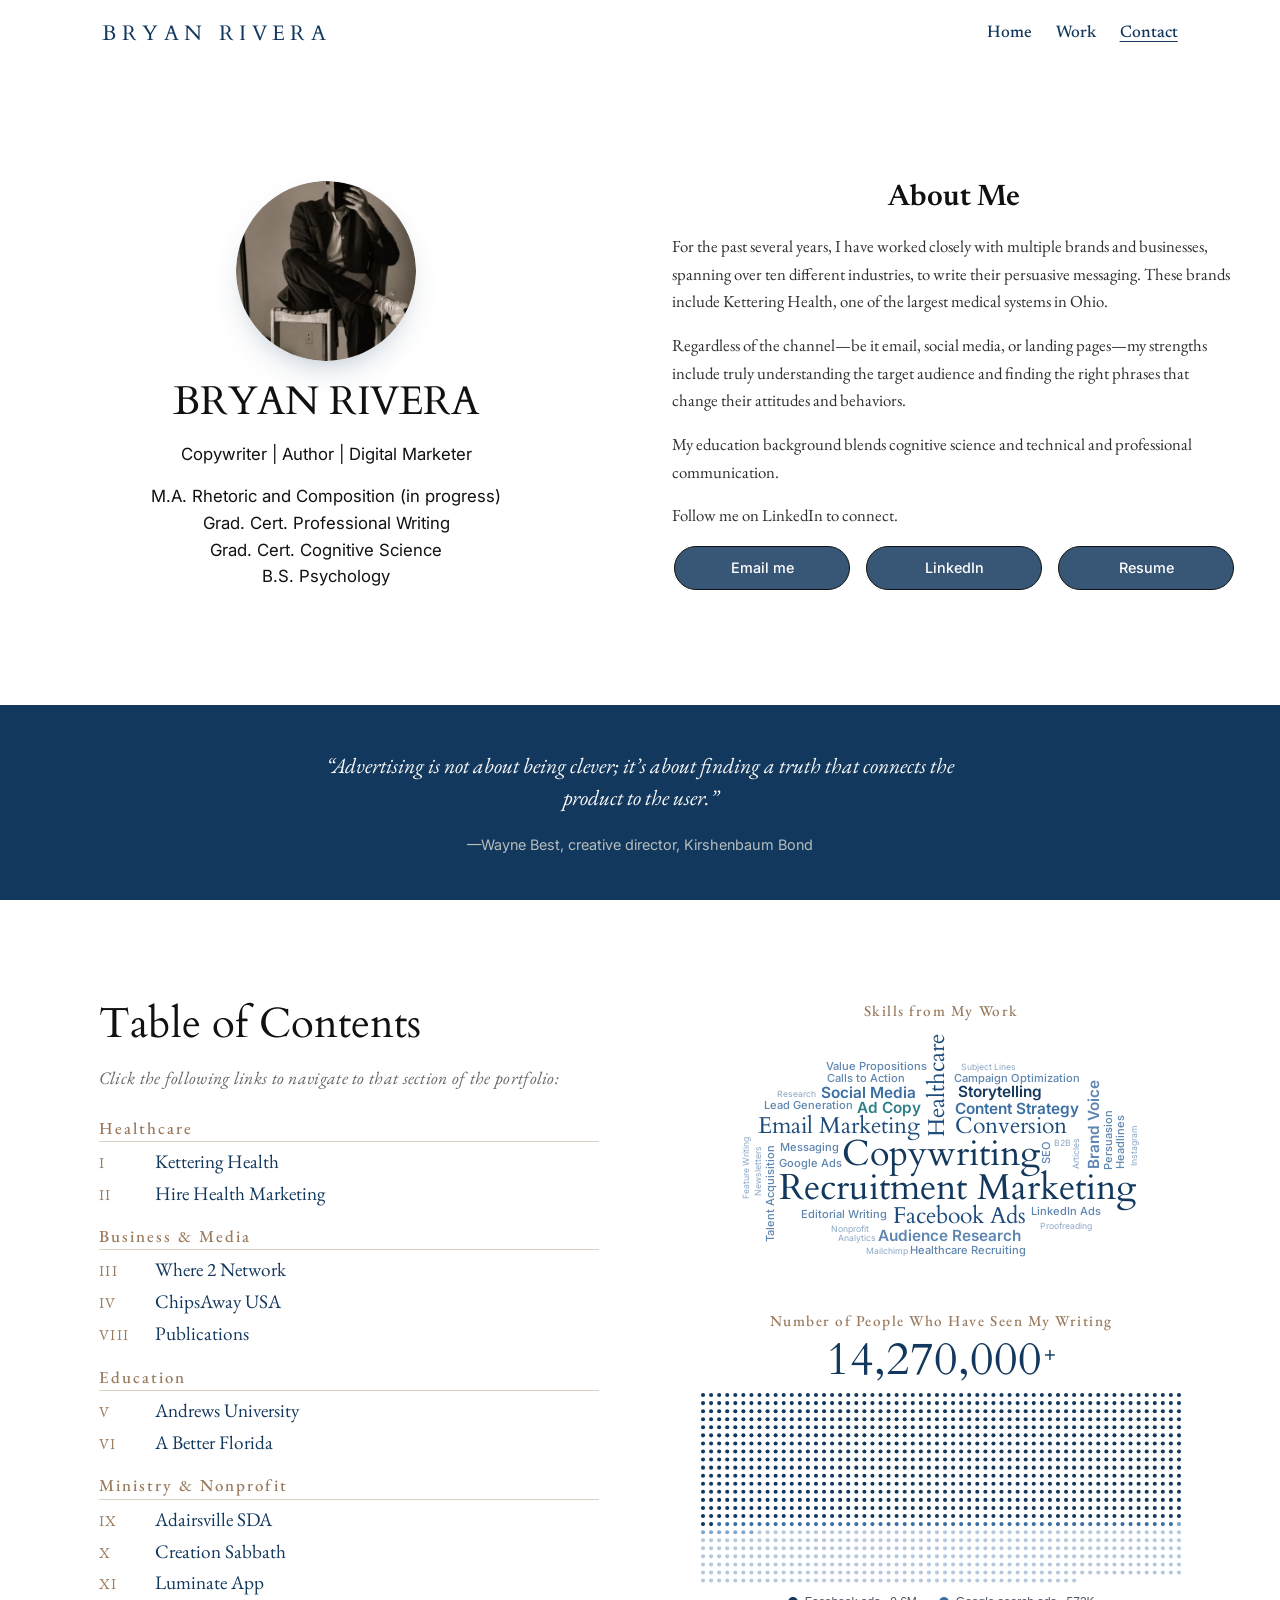
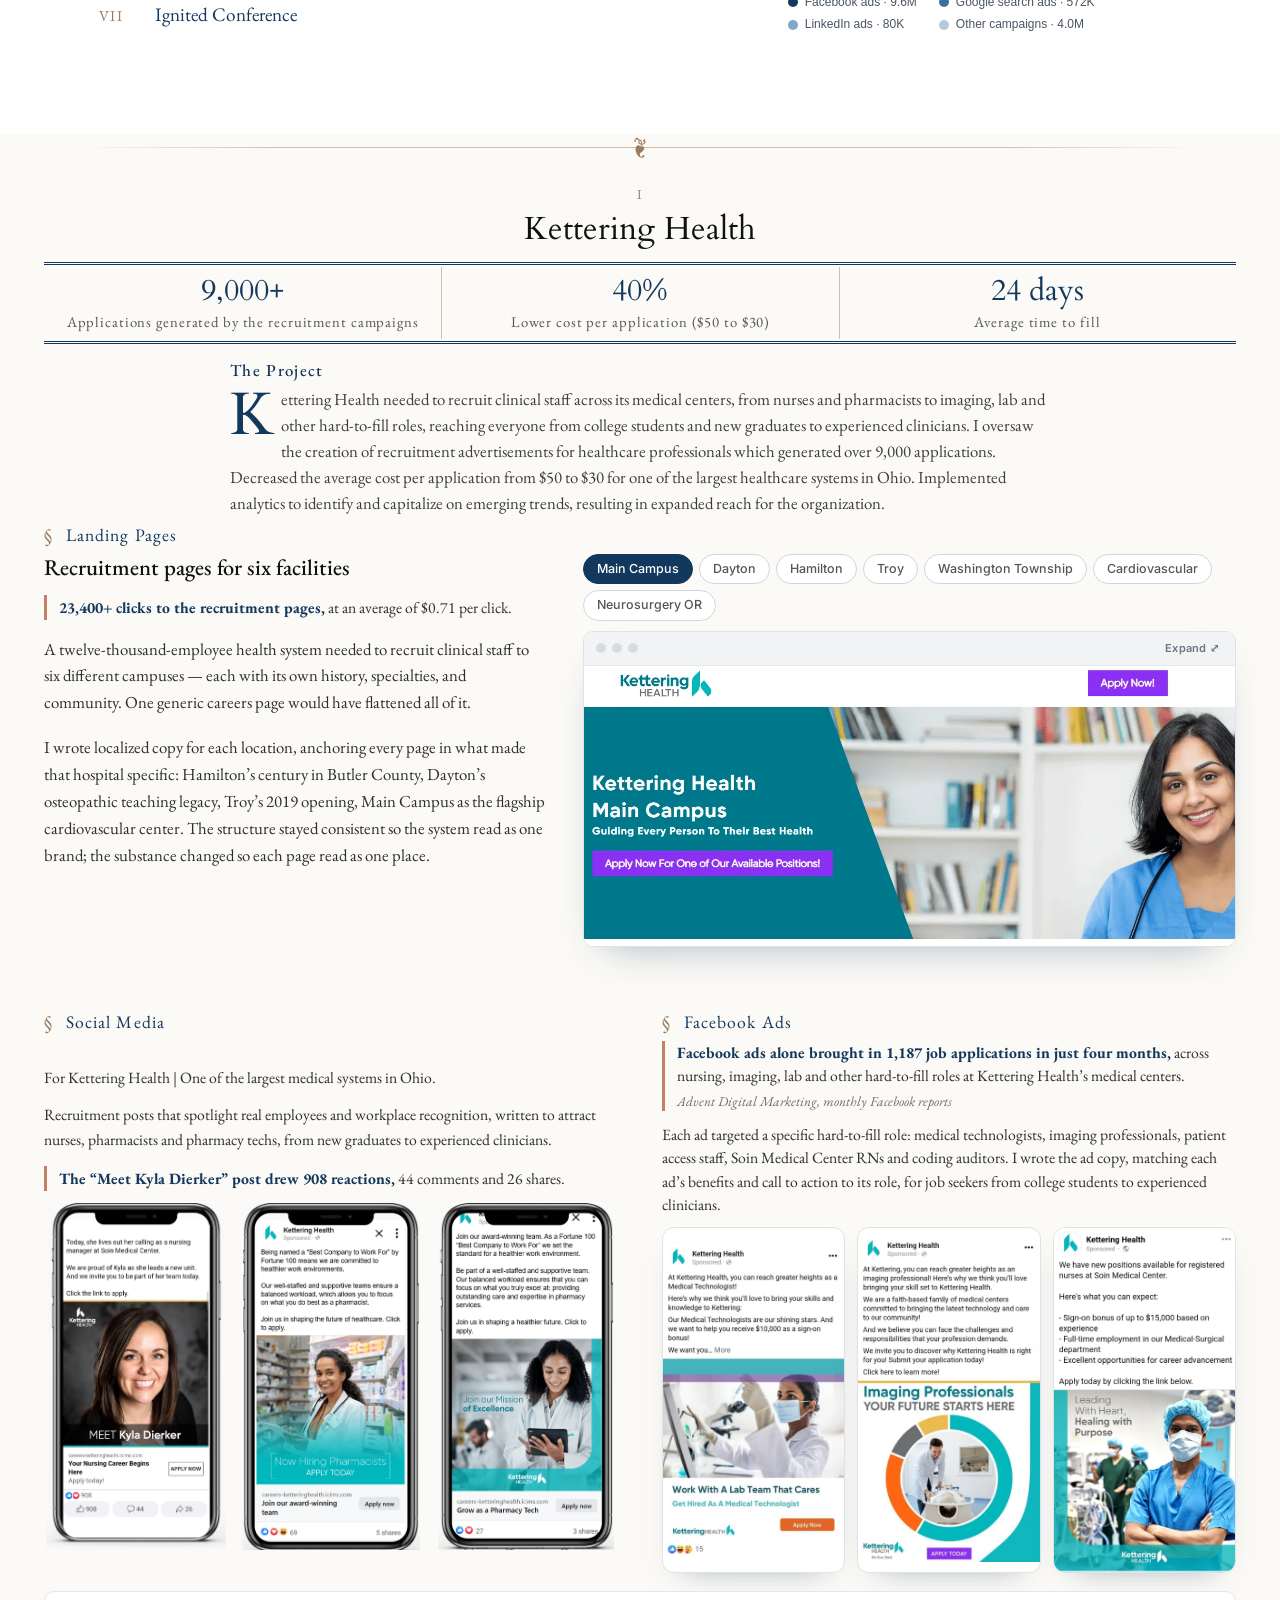
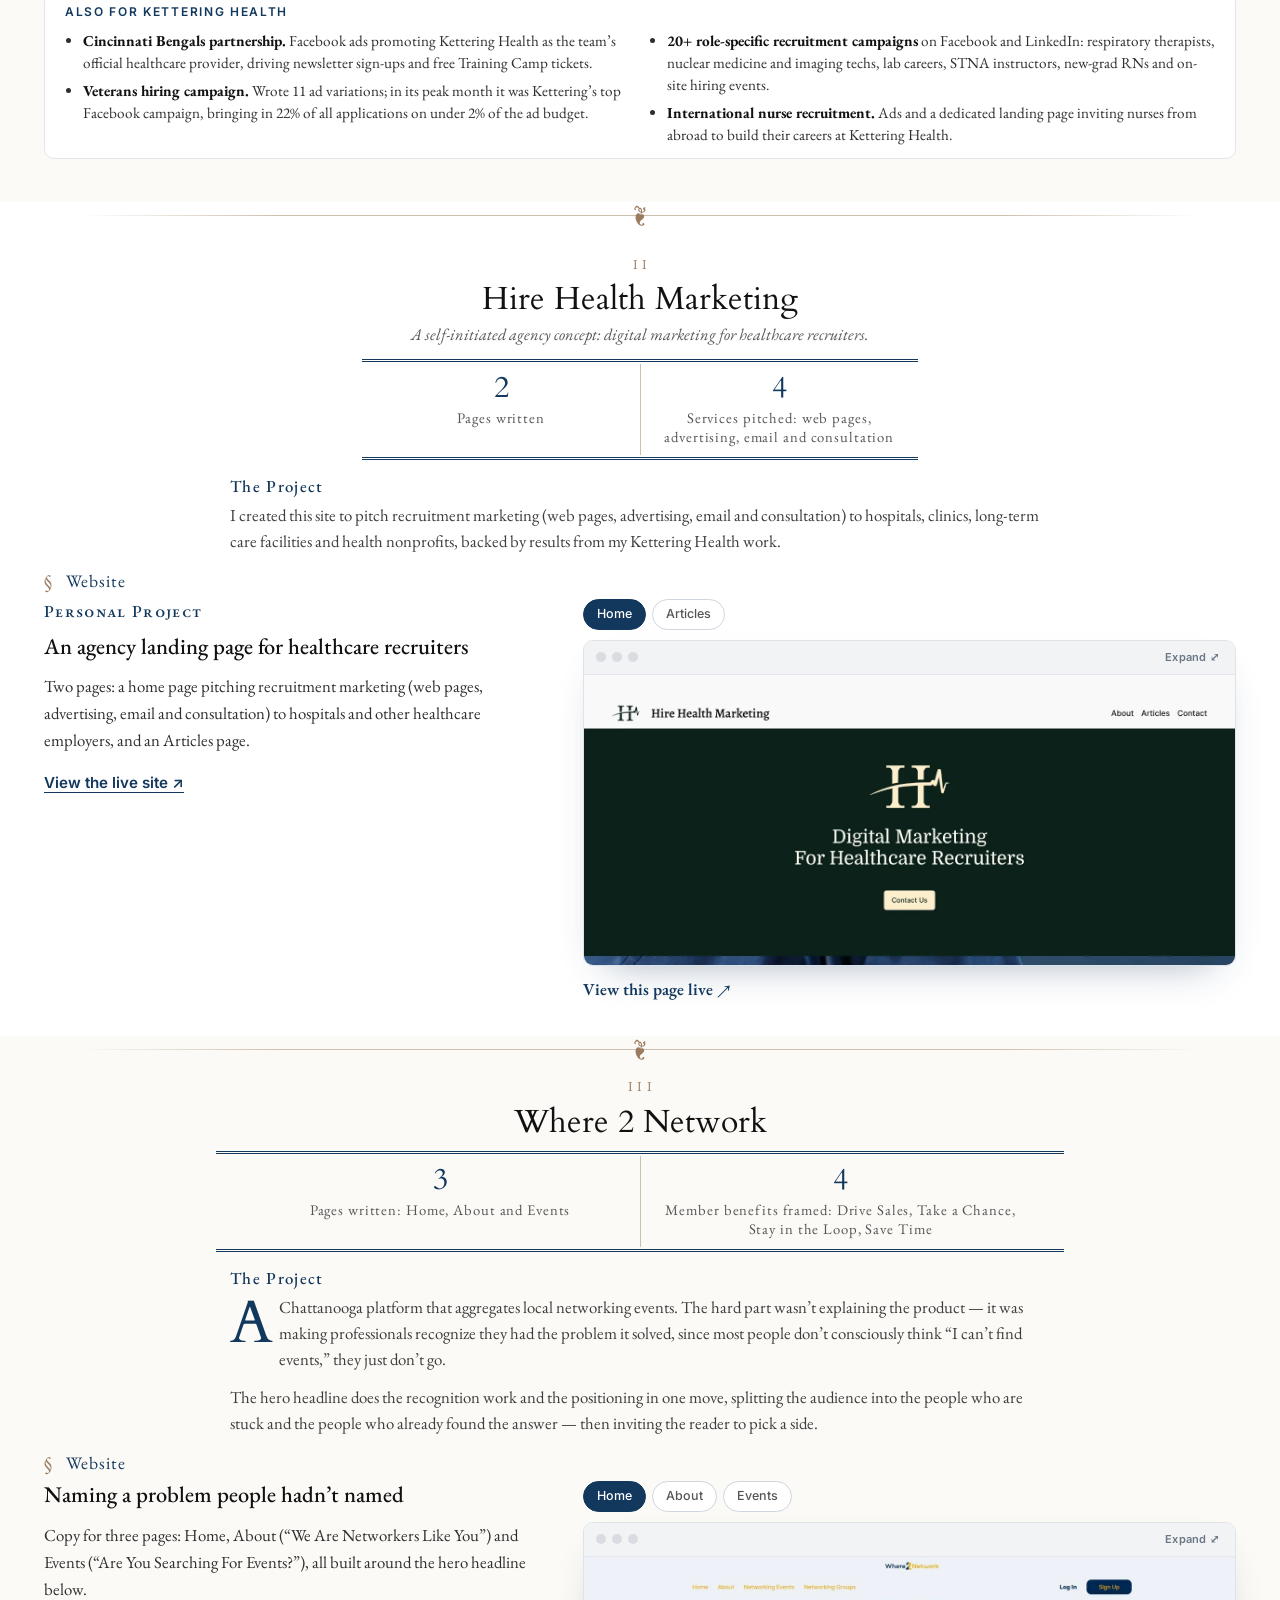
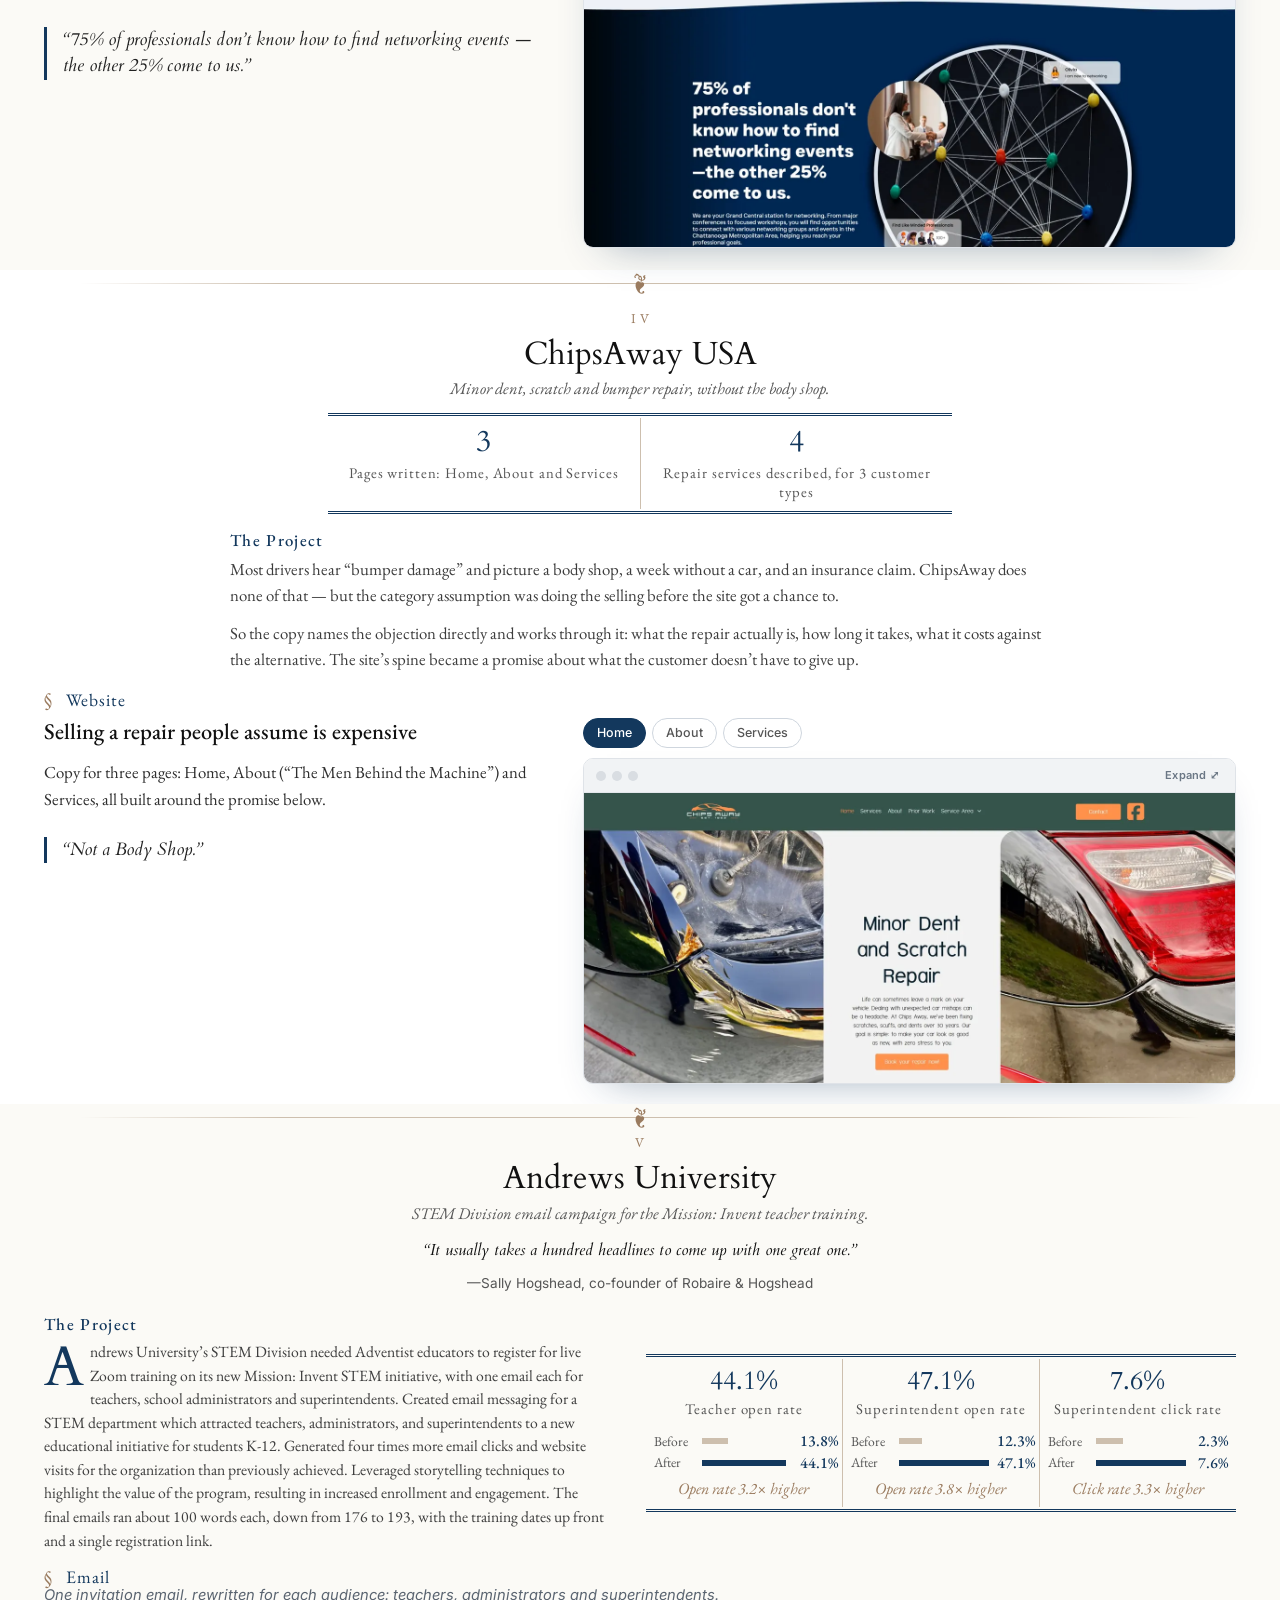
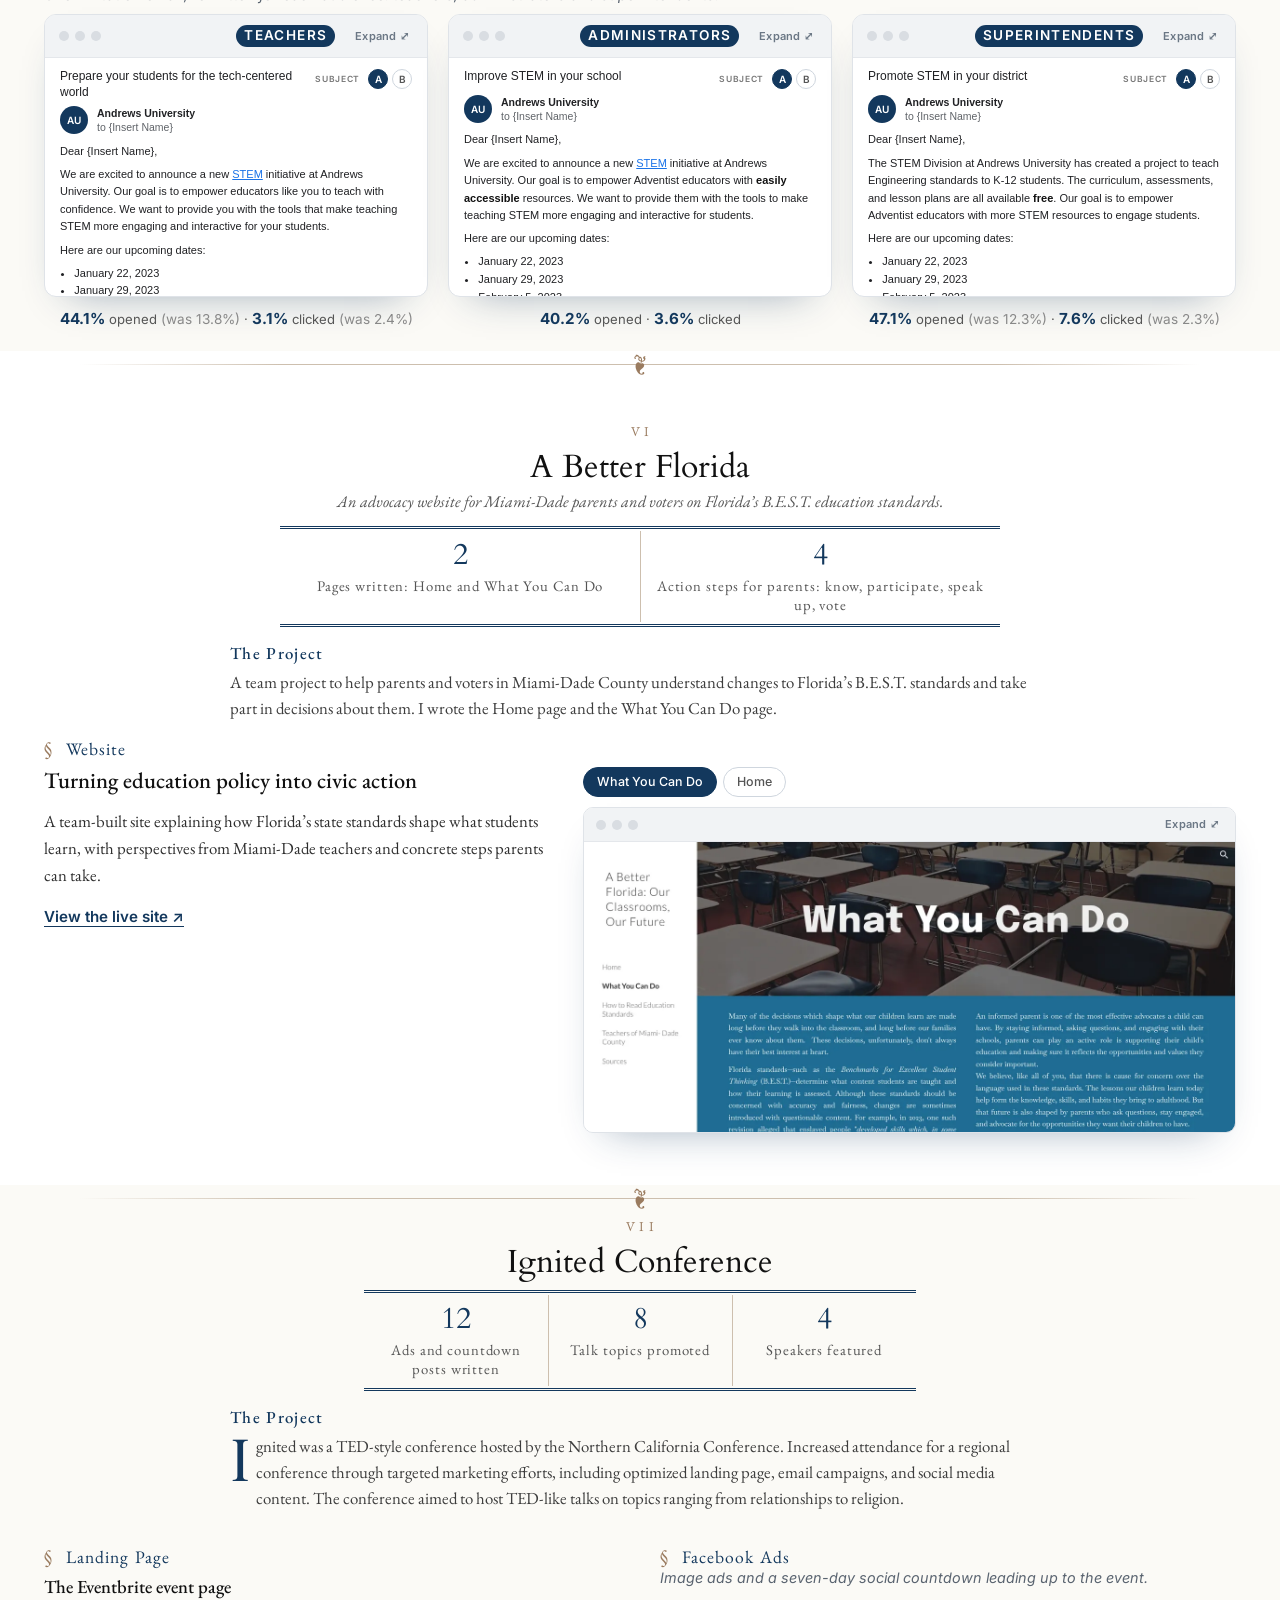
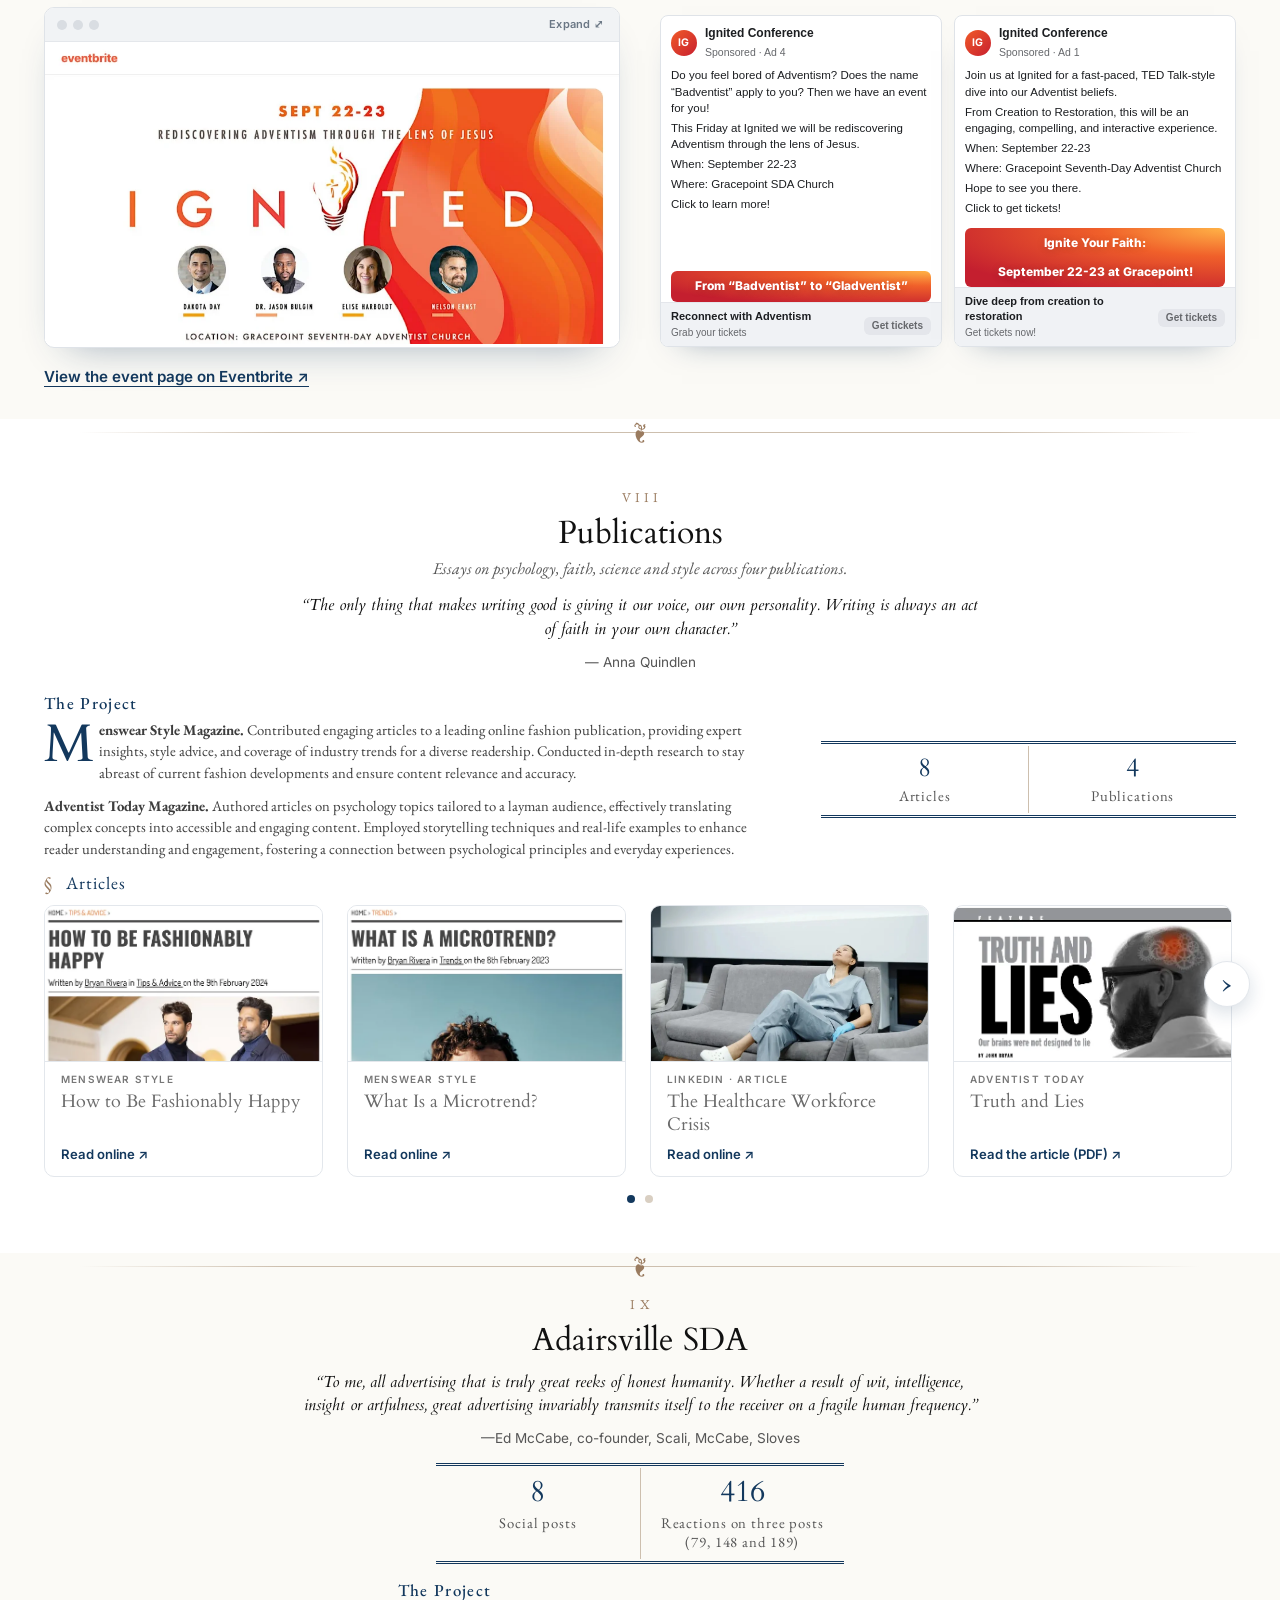
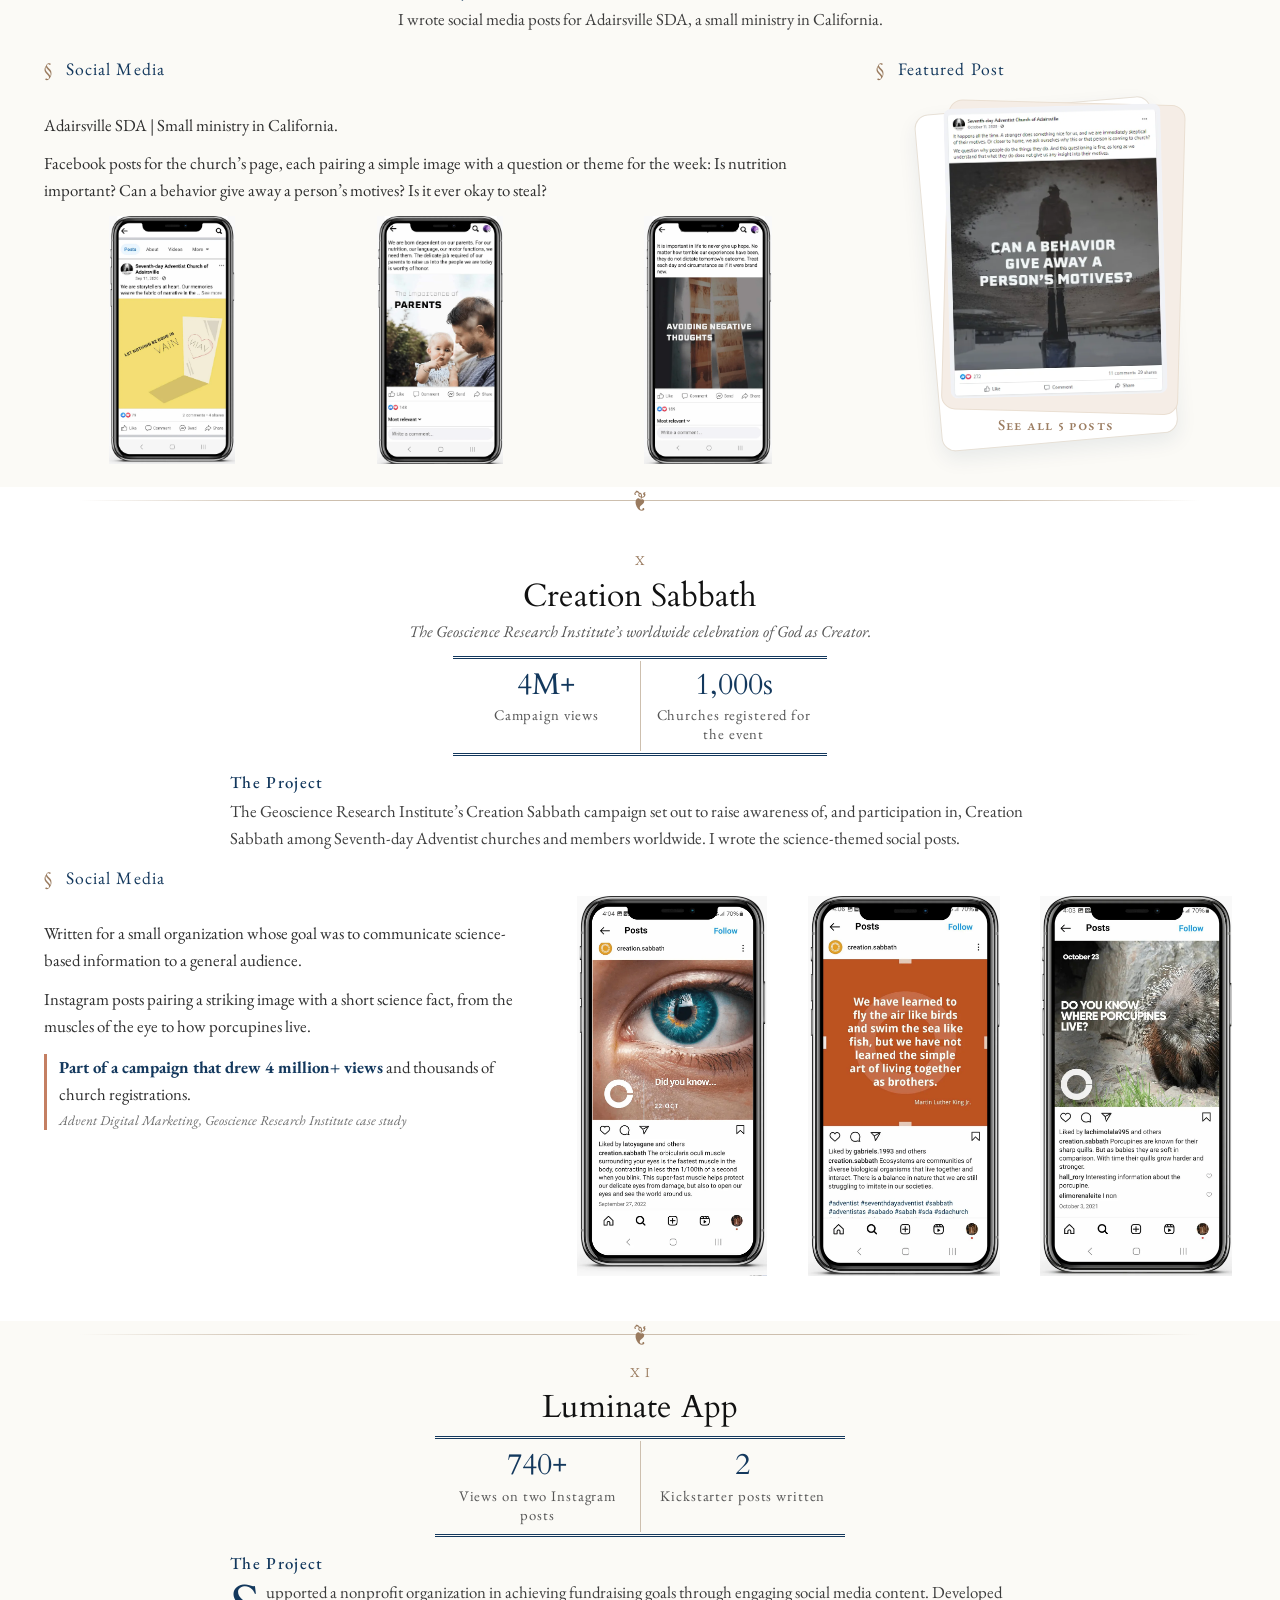
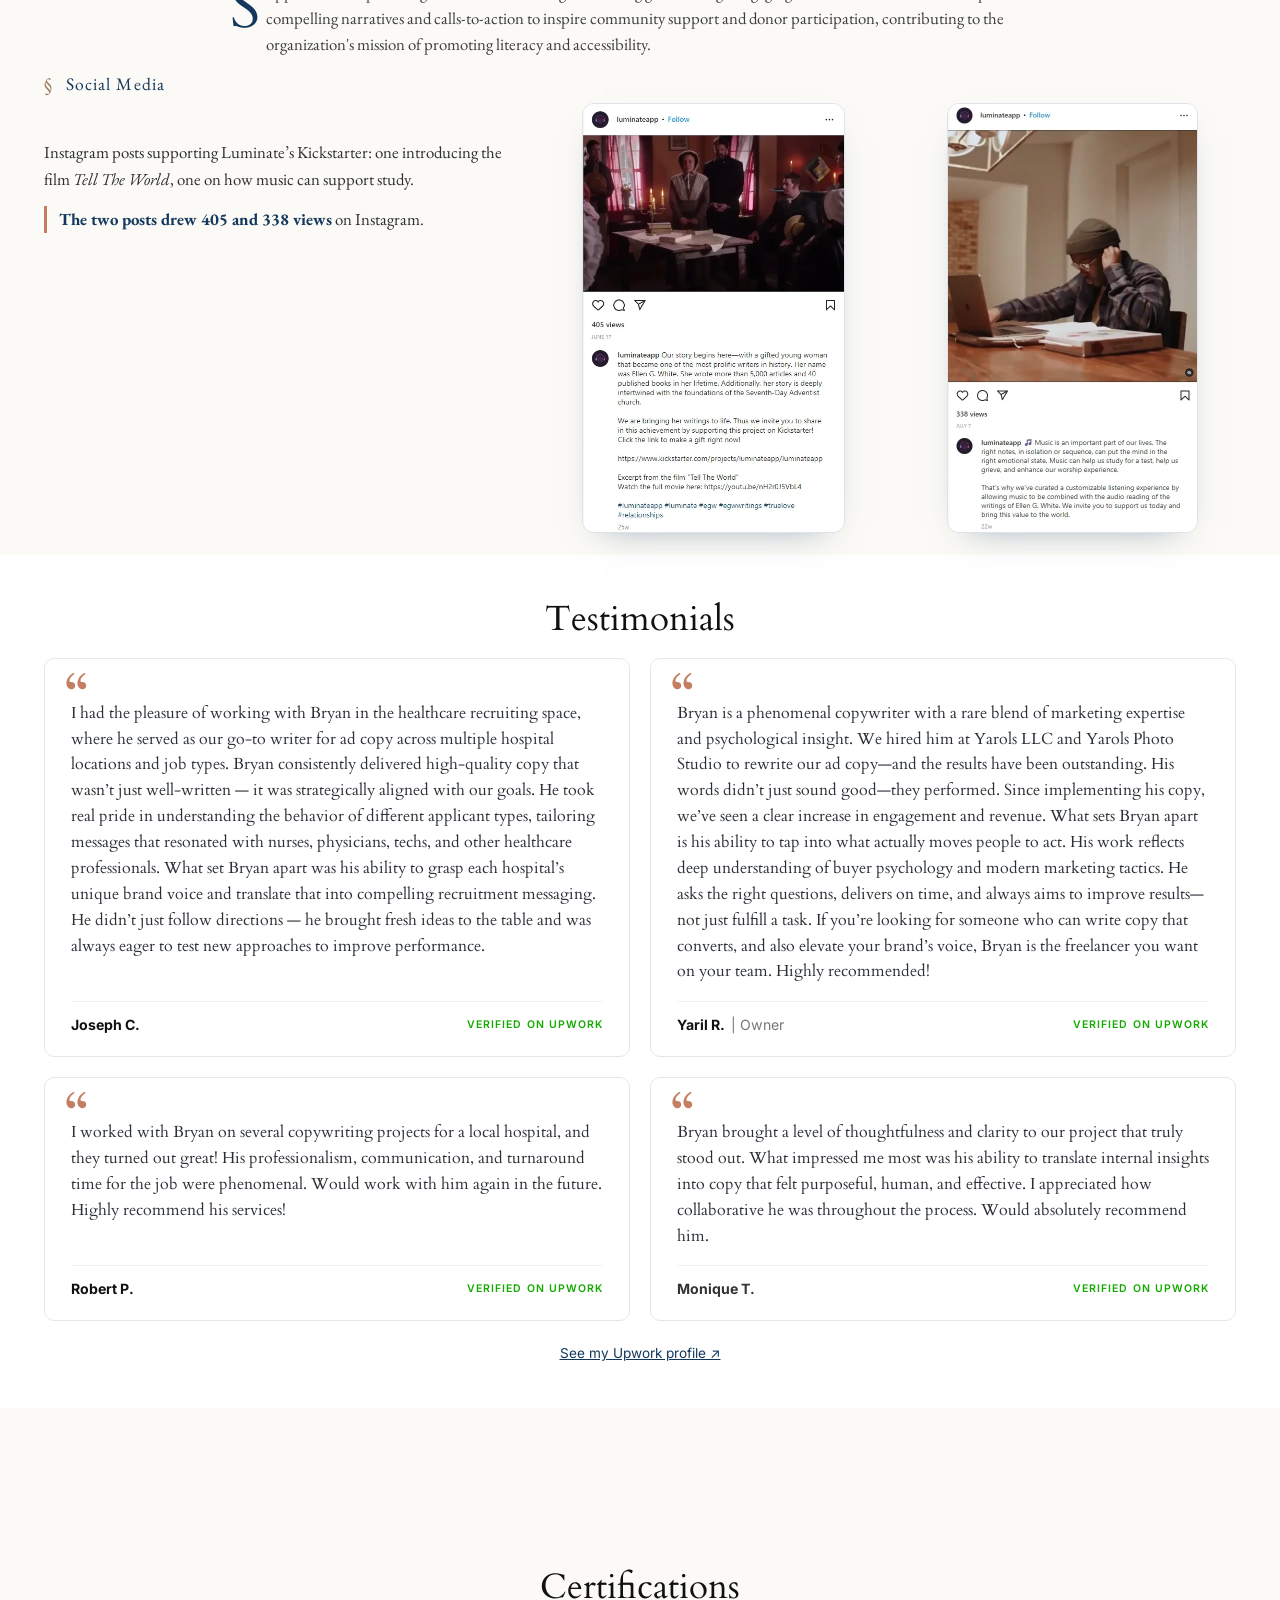
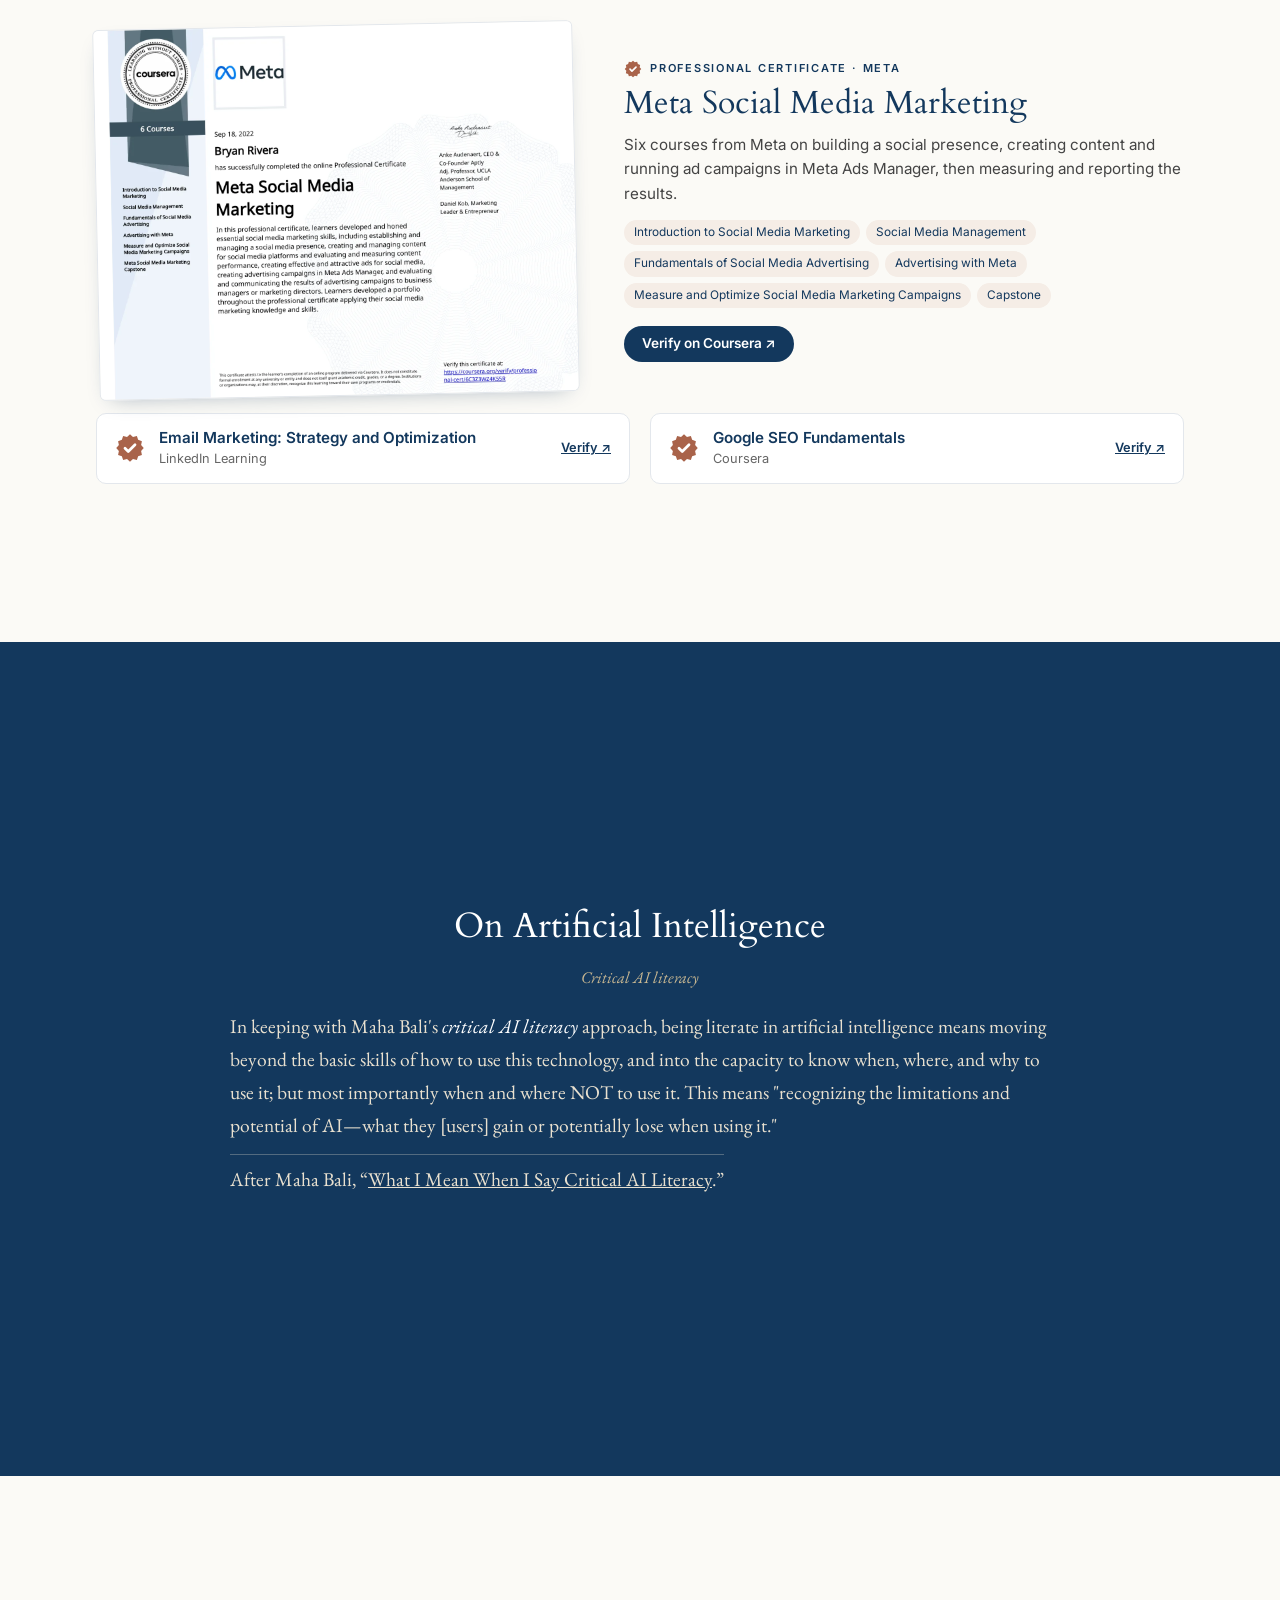
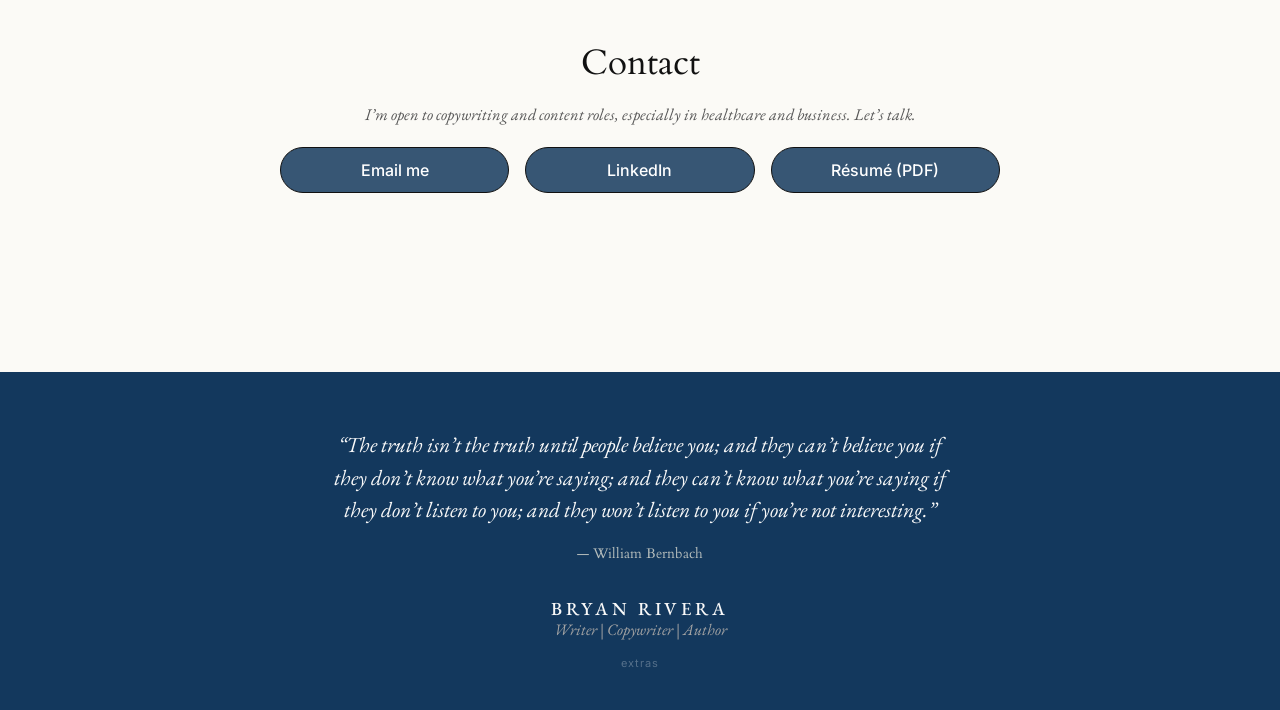
<file: index.html>
<!doctype html>
<html lang="en">
<head>
  <meta charset="utf-8">
  <meta name="viewport" content="width=device-width, initial-scale=1">
  <title>Bryan Rivera — Copywriter | Author | Digital Marketer</title>
  <meta name="description" content="Portfolio of Bryan Rivera, a copywriter who writes landing pages, social media, email and editorial content for brands like Kettering Health.">
  <link rel="icon" href="assets/img/favicon.svg" type="image/svg+xml">
  <link rel="preconnect" href="https://fonts.googleapis.com">
  <link rel="preconnect" href="https://fonts.gstatic.com" crossorigin>
  <link href="https://fonts.googleapis.com/css2?family=Albert+Sans:wght@400;600&family=EB+Garamond:ital,wght@0,400;0,500;0,600;1,400&family=Cardo:ital,wght@0,400;0,700;1,400&family=Inter:wght@300;400;500;600;700&family=Newsreader:opsz,wght@6..72,400;6..72,500;6..72,600&display=swap" rel="stylesheet">
  <link rel="stylesheet" href="assets/css/style.css?v=62">
  <link rel="stylesheet" href="assets/css/home.css?v=188">
  <link rel="stylesheet" href="assets/css/mobile.css?v=45" media="(max-width: 820px)">
</head>
<body class="home" id="top">
  <a class="skip" href="#main">Skip to content</a>
  <header class="site-header">
    <a class="brand" href="#top" aria-label="Bryan Rivera, back to top">
      <span class="brand-name">Bryan Rivera</span>
    </a>
    <nav class="nav" aria-label="Main">
      <a href="#top">Home</a>
      <a href="#clients">Work</a>
      <a href="#contact">Contact</a>
    </nav>
  </header>

  <main id="main">
    <!-- Hero: name + About Me -->
    <div class="h-hero">
      <div class="cols">
        <div class="h-id">
          <img class="h-photo" src="assets/img/profile.webp" alt="Bryan Rivera" width="180" height="180">
          <h1 class="h-name">BRYAN RIVERA</h1>
          <p class="h-tag">Copywriter | Author | Digital Marketer</p>
          <p class="h-pitch"><span>M.A. Rhetoric and Composition (in progress)<br> Grad. Cert. Professional Writing<br>Grad. Cert. Cognitive Science<br>B.S. Psychology</span></p>
        </div>
        <div class="h-about">
          <h2>About Me</h2>
          <p>For the past several years, I have worked closely with multiple brands and businesses, spanning over ten different industries, to write their persuasive messaging. These brands include Kettering Health, one of the largest medical systems in Ohio.</p>
          <p>Regardless of the channel—be it email, social media, or landing pages—my strengths include truly understanding the target audience and finding the right phrases that change their attitudes and behaviors.</p>
          <p>My education background blends cognitive science and technical and professional communication.</p>          
          <p>Follow me on LinkedIn to connect.</p>
          <div class="h-btns">
            <a href="mailto:bry.rivera@outlook.com">Email me</a>
        <a href="https://www.linkedin.com/in/bry-rivera" target="_blank" rel="noopener">LinkedIn</a>
            <a href="assets/docs/bryan-rivera-resume.pdf" target="_blank" rel="noopener">Resume</a>
          </div>
        </div>
      </div>
    </div>

    <!-- Quote band -->
    <div class="h-band h-quote1">
      <div class="inner">
        <h2>“Advertising is not about being clever; it’s about finding a truth that connects the product to the user.”</h2>
        <p>—Wayne Best, creative director, Kirshenbaum Bond</p>
      </div>
    </div>


    <!-- Overview / clients -->
    <div class="h-overview" id="clients">
      <h2>Table of Contents</h2>
      <p class="ov-intro">Click the following links to navigate to that section of the portfolio:</p>
      <div class="contents">
        <div class="ct-sec">
          <h3>Healthcare</h3>
          <ol>
            <li><a href="#kettering-health"><span class="ct-n">I</span><span class="ct-t">Kettering Health</span></a></li>
            <li><a href="#hire-health-marketing"><span class="ct-n">II</span><span class="ct-t">Hire Health Marketing</span></a></li>
          </ol>
        </div>
        <div class="ct-sec">
          <h3>Business &amp; Media</h3>
          <ol>
            <li><a href="#where-2-network"><span class="ct-n">III</span><span class="ct-t">Where 2 Network</span></a></li>
            <li><a href="#chipsaway"><span class="ct-n">IV</span><span class="ct-t">ChipsAway USA</span></a></li>
            <li><a href="#publications"><span class="ct-n">VIII</span><span class="ct-t">Publications</span></a></li>
          </ol>
        </div>
        <div class="ct-sec">
          <h3>Education</h3>
          <ol>
            <li><a href="#andrews-university"><span class="ct-n">V</span><span class="ct-t">Andrews University</span></a></li>
            <li><a href="#a-better-florida"><span class="ct-n">VI</span><span class="ct-t">A Better Florida</span></a></li>
          </ol>
        </div>
        <div class="ct-sec">
          <h3>Ministry &amp; Nonprofit</h3>
          <ol>
            <li><a href="#adairsville-sda"><span class="ct-n">IX</span><span class="ct-t">Adairsville SDA</span></a></li>
            <li><a href="#creation-sabbath"><span class="ct-n">X</span><span class="ct-t">Creation Sabbath</span></a></li>
            <li><a href="#luminate-app"><span class="ct-n">XI</span><span class="ct-t">Luminate App</span></a></li>
            <li><a href="#ignited-conference"><span class="ct-n">VII</span><span class="ct-t">Ignited Conference</span></a></li>
          </ol>
        </div>
      </div>
      <!-- Reach: documented impressions/views across campaigns (see CLAUDE.md for sources) -->
      <div class="summary">
      <div class="reach" id="reach">
        <p class="reach-kicker">Number of People Who Have Seen My Writing</p>
        <div class="reach-num"><span class="reach-count" data-total="14270320" data-display="14270000">14,270,000</span><small>+</small></div>
        <div class="reach-field" aria-hidden="true"></div>
        <div class="reach-legend"></div>
      </div>
        <div class="sum-skills">
          <p class="reach-kicker">Skills from My Work</p>
          <div class="kw-cloud" aria-label="Skills word cloud">
          <span class="t5" style="left:50.00%;top:50.00%;color:#13385d">Copywriting</span>
          <span class="t5" style="left:53.34%;top:63.01%;color:#13385d">Recruitment Marketing</span>
          <span class="t4 rot" style="left:49.37%;top:22.78%;color:#1d4c7c">Healthcare</span>
          <span class="t4" style="left:64.55%;top:39.24%;color:#1d4c7c">Conversion</span>
          <span class="t4" style="left:28.72%;top:39.23%;color:#1d4c7c">Email Marketing</span>
          <span class="t4" style="left:53.81%;top:73.92%;color:#1d4c7c">Facebook Ads</span>
          <span class="t3" style="left:65.80%;top:31.93%;color:#3b6fa3">Content Strategy</span>
          <span class="t3 rot" style="left:81.91%;top:37.93%;color:#5f86b0">Brand Voice</span>
          <span class="t3" style="left:39.13%;top:31.72%;color:#2f7f86">Ad Copy</span>
          <span class="t3" style="left:62.34%;top:25.50%;color:#13385d">Storytelling</span>
          <span class="t3" style="left:34.96%;top:25.79%;color:#3b6fa3">Social Media</span>
          <span class="t3" style="left:51.72%;top:81.36%;color:#5f86b0">Audience Research</span>
          <span class="t2" style="left:22.71%;top:53.53%;color:#5f86b0">Google Ads</span>
          <span class="t2" style="left:65.78%;top:20.49%;color:#5f86b0">Campaign Optimization</span>
          <span class="t2 rot" style="left:84.95%;top:44.05%;color:#5f86b0">Persuasion</span>
          <span class="t2 rot" style="left:14.55%;top:64.66%;color:#5f86b0">Talent Acquisition</span>
          <span class="t2" style="left:22.59%;top:47.09%;color:#5f86b0">Messaging</span>
          <span class="t2" style="left:29.77%;top:73.03%;color:#5f86b0">Editorial Writing</span>
          <span class="t2 rot" style="left:71.99%;top:48.77%;color:#5f86b0">SEO</span>
          <span class="t2" style="left:22.35%;top:31.01%;color:#5f86b0">Lead Generation</span>
          <span class="t2" style="left:34.40%;top:20.60%;color:#5f86b0">Calls to Action</span>
          <span class="t2" style="left:76.09%;top:71.95%;color:#5f86b0">LinkedIn Ads</span>
          <span class="t2" style="left:55.70%;top:86.95%;color:#5f86b0">Healthcare Recruiting</span>
          <span class="t2 rot" style="left:87.57%;top:44.87%;color:#5f86b0">Headlines</span>
          <span class="t2" style="left:36.48%;top:15.73%;color:#5f86b0">Value Propositions</span>
          <span class="t1" style="left:30.98%;top:78.37%;color:#8aa6c4">Nonprofit</span>
          <span class="t1" style="left:59.91%;top:15.68%;color:#8aa6c4">Subject Lines</span>
          <span class="t1" style="left:75.97%;top:77.27%;color:#8aa6c4">Proofreading</span>
          <span class="t1" style="left:32.40%;top:81.96%;color:#8aa6c4">Analytics</span>
          <span class="t1" style="left:19.90%;top:26.22%;color:#8aa6c4">Research</span>
          <span class="t1" style="left:75.23%;top:45.34%;color:#8aa6c4">B2B</span>
          <span class="t1 rot" style="left:78.14%;top:49.08%;color:#8aa6c4">Articles</span>
          <span class="t1 rot" style="left:11.96%;top:56.01%;color:#8aa6c4">Newsletters</span>
          <span class="t1" style="left:38.80%;top:87.07%;color:#8aa6c4">Mailchimp</span>
          <span class="t1 rot" style="left:90.16%;top:45.86%;color:#8aa6c4">Instagram</span>
          <span class="t1 rot" style="left:9.34%;top:55.06%;color:#8aa6c4">Feature Writing</span>
        </div>
        </div>
      </div>
    </div>

    <!-- ============ Client: Kettering Health ============ -->
    <section class="work client" id="kettering-health">
      <div class="kh-s1">
      <div class="work-head">
        <p class="sec-num" aria-hidden="true">I</p>
        <h2>Kettering Health</h2>
        <p class="lede"></p>
      </div>
      <div class="metrics metrics-top">
        <div class="metric"><span class="num">9,000+</span><span class="lbl">Applications generated by the recruitment campaigns</span></div>
        <div class="metric"><span class="num">40%</span><span class="lbl">Lower cost per application ($50 to $30)</span></div>
        <div class="metric"><span class="num">24 days</span><span class="lbl">Average time to fill</span></div>
      </div>
      <div class="proj">
        <div class="proj-story">
          <h4 class="proj-h">The Project</h4>
          <p>Kettering Health needed to recruit clinical staff across its medical centers, from nurses and pharmacists to imaging, lab and other hard-to-fill roles, reaching everyone from college students and new graduates to experienced clinicians. I oversaw the creation of recruitment advertisements for healthcare professionals which generated over 9,000 applications. Decreased the average cost per application from $50 to $30 for one of the largest healthcare systems in Ohio. Implemented analytics to identify and capitalize on emerging trends, resulting in expanded reach for the organization.</p>
        </div>
      </div>
      <div class="channel" id="kh-landing">
        <h3 class="ch-title">Landing Pages</h3>
        <div class="lp">
                <div>
                  <h3>Recruitment pages for six facilities</h3>
                  <p class="ch-result"><b>23,400+ clicks to the recruitment pages,</b> at an average of $0.71 per click.</p>
                  <p>A twelve-thousand-employee health system needed to recruit clinical staff to six different campuses — each with its own history, specialties, and community. One generic careers page would have flattened all of it.</p>
                  <p>I wrote localized copy for each location, anchoring every page in what made that hospital specific: Hamilton’s century in Butler County, Dayton’s osteopathic teaching legacy, Troy’s 2019 opening, Main Campus as the flagship cardiovascular center. The structure stayed consistent so the system read as one brand; the substance changed so each page read as one place.</p>
                  <p class="pull"></p>
                </div>
                <div class="viewer" aria-label="Kettering Health pages">
          <div class="viewer-tabs" role="tablist">
            <button role="tab" aria-selected="true" data-i="0">Main Campus</button>
            <button role="tab" aria-selected="false" data-i="1" data-live="https://ketteringhealth.org/dayton-careers/">Dayton</button>
            <button role="tab" aria-selected="false" data-i="2" data-live="https://ketteringhealth.org/hamilton-careers/">Hamilton</button>
            <button role="tab" aria-selected="false" data-i="3" data-live="https://ketteringhealth.org/troy-careers/">Troy</button>
            <button role="tab" aria-selected="false" data-i="4" data-live="https://ketteringhealth.org/washington-township-careers/">Washington Township</button>
            <button role="tab" aria-selected="false" data-i="5" data-live="https://ketteringhealth.org/cardiovascular-careers/">Cardiovascular</button>
            <button role="tab" aria-selected="false" data-i="6" data-live="https://ketteringhealth.org/neurosurgery-or-careers/">Neurosurgery OR</button>
          </div>
          <div class="browser"><div class="bar"><i></i><i></i><i></i></div>
              <div class="scroll viewer-pane"><img src="assets/img/lp-kh-main-campus.webp" alt="Kettering Health Main Campus recruitment landing page" loading="lazy"></div>
              <div class="scroll viewer-pane" hidden><img src="assets/img/live-kh-dayton.webp" alt="Kettering Health Dayton recruitment landing page" loading="lazy"></div>
              <div class="scroll viewer-pane" hidden><img src="assets/img/live-kh-hamilton.webp" alt="Kettering Health Hamilton recruitment landing page" loading="lazy"></div>
              <div class="scroll viewer-pane" hidden><img src="assets/img/live-kh-troy.webp" alt="Kettering Health Troy recruitment landing page" loading="lazy"></div>
              <div class="scroll viewer-pane" hidden><img src="assets/img/live-kh-washington-township.webp" alt="Kettering Health Washington Township recruitment landing page" loading="lazy"></div>
              <div class="scroll viewer-pane" hidden><img src="assets/img/live-kh-cardiovascular.webp" alt="Kettering Health cardiovascular careers landing page" loading="lazy"></div>
              <div class="scroll viewer-pane" hidden><img src="assets/img/live-kh-neurosurgery-or.webp" alt="Kettering Health Neurosurgery OR recruitment landing page" loading="lazy"></div>
          </div>
          <p class="viewer-live" hidden><a target="_blank" rel="noopener">View this page live on ketteringhealth.org ↗</a></p>
        </div>
              </div>
      </div>
      </div>
      <div class="kh-s2 snap-pt">
      <div class="kh-pair">
      <div class="channel" id="kh-social">
        <h3 class="ch-title">Social Media</h3>
        <div class="social-row">
          <div class="social-info">
            <p>For Kettering Health | One of the largest medical systems in Ohio.</p>
            <p class="ch-text">Recruitment posts that spotlight real employees and workplace recognition, written to attract nurses, pharmacists and pharmacy techs, from new graduates to experienced clinicians.</p>
            <p class="ch-result"><b>The “Meet Kyla Dierker” post drew 908 reactions,</b> 44 comments and 26 shares.</p>
          </div>
          <img class="zoom" src="assets/img/social-kettering-1.webp" alt="Kettering Health social post 1" loading="lazy">
          <img class="zoom" src="assets/img/social-kettering-2.webp" alt="Kettering Health social post 2" loading="lazy">
          <img class="zoom" src="assets/img/social-kettering-3.webp" alt="Kettering Health social post 3" loading="lazy">
        </div>
      </div>
      <div class="channel" id="kh-ads">
        <h3 class="ch-title">Facebook Ads</h3>
        <div class="ads-info">
          <p class="ch-result"><b>Facebook ads alone brought in 1,187 job applications in just four months,</b> across nursing, imaging, lab and other hard-to-fill roles at Kettering Health’s medical centers.<span class="ch-src">Advent Digital Marketing, monthly Facebook reports</span></p>
          <p class="ch-text">Each ad targeted a specific hard-to-fill role: medical technologists, imaging professionals, patient access staff, Soin Medical Center RNs and coding auditors. I wrote the ad copy, matching each ad’s benefits and call to action to its role, for job seekers from college students to experienced clinicians.</p>
        </div>
        <div class="shots three ads">
          <figure class="shot-card"><img class="zoom" src="assets/img/ad-kh-medtech.webp" alt="Kettering Health Facebook ad recruiting medical technologists" loading="lazy"></figure>
          <figure class="shot-card"><img class="zoom" src="assets/img/ad-kh-imaging.webp" alt="Kettering Health Facebook ad recruiting imaging professionals" loading="lazy"></figure>
          <figure class="shot-card"><img class="zoom" src="assets/img/ad-kh-nurses-soin.webp" alt="Kettering Health Facebook ad recruiting registered nurses at Soin Medical Center" loading="lazy"></figure>
        </div>
      </div>
      </div>
      <div class="also-did">
        <p class="ad-title">Also for Kettering Health</p>
        <ul>
          <li><b>Cincinnati Bengals partnership.</b> Facebook ads promoting Kettering Health as the team’s official healthcare provider, driving newsletter sign-ups and free Training Camp tickets.</li>
          <li><b>Veterans hiring campaign.</b> Wrote 11 ad variations; in its peak month it was Kettering’s top Facebook campaign, bringing in 22% of all applications on under 2% of the ad budget.</li>
          <li><b>20+ role-specific recruitment campaigns</b> on Facebook and LinkedIn: respiratory therapists, nuclear medicine and imaging techs, lab careers, STNA instructors, new-grad RNs and on-site hiring events.</li>
          <li><b>International nurse recruitment.</b> Ads and a dedicated landing page inviting nurses from abroad to build their careers at Kettering Health.</li>
        </ul>
      </div>
      </div>
    </section>

    <!-- ============ Client: Hire Health Marketing ============ -->
    <section class="work client alt" id="hire-health-marketing">
      <div class="work-head">
        <p class="sec-num" aria-hidden="true">II</p>
        <h2>Hire Health Marketing</h2>
        <p class="lede"><span>A self-initiated agency concept: digital marketing for healthcare recruiters.</span></p>
      </div>
      <div class="metrics metrics-top">
        <div class="metric"><span class="num">2</span><span class="lbl">Pages written</span></div>
        <div class="metric"><span class="num">4</span><span class="lbl">Services pitched: web pages, advertising, email and consultation</span></div>
      </div>
      <div class="proj">
        <div class="proj-story">
          <h4 class="proj-h">The Project</h4>
          <p>I created this site to pitch recruitment marketing (web pages, advertising, email and consultation) to hospitals, clinics, long-term care facilities and health nonprofits, backed by results from my Kettering Health work.</p>
        </div>
      </div>
      <div class="channel" id="hhm-web">
        <h3 class="ch-title">Website</h3>
        <div class="lp">
          <div>
            <p class="lp-client">Personal Project</p>
            <h3><span>An agency landing page for healthcare recruiters</span></h3>
            <p class="ch-text">Two pages: a home page pitching recruitment marketing (web pages, advertising, email and consultation) to hospitals and other healthcare employers, and an Articles page.</p>
            <p class="live-link"><a href="https://hirehmarketing.wordpress.com/" target="_blank" rel="noopener">View the live site ↗</a></p>
          </div>
          <div class="viewer" aria-label="Hire Health Marketing pages">
            <div class="viewer-tabs" role="tablist">
              <button role="tab" aria-selected="true" data-i="0" data-live="https://hirehmarketing.wordpress.com/">Home</button>
              <button role="tab" aria-selected="false" data-i="1" data-live="https://hirehmarketing.wordpress.com/articles/">Articles</button>
            </div>
            <div class="browser"><div class="bar"><i></i><i></i><i></i></div>
              <div class="scroll viewer-pane"><img src="assets/img/lp-hhm-home.webp" alt="Hire Health Marketing home page: Digital Marketing for Healthcare Recruiters" loading="lazy"></div>
              <div class="scroll viewer-pane" hidden><img src="assets/img/lp-hhm-articles.webp" alt="Hire Health Marketing articles page: The Healthcare Workforce Crisis" loading="lazy"></div>
            </div>
            <p class="viewer-live" hidden><a target="_blank" rel="noopener">View this page live ↗</a></p>
          </div>
        </div>
      </div>
    </section>

    <!-- ============ Client: Where 2 Network ============ -->
    <section class="work client" id="where-2-network">
      <div class="work-head">
        <p class="sec-num" aria-hidden="true">III</p>
        <h2>Where 2 Network</h2>
      </div>
      <div class="metrics metrics-top">
        <div class="metric"><span class="num">3</span><span class="lbl">Pages written: Home, About and Events</span></div>
        <div class="metric"><span class="num">4</span><span class="lbl">Member benefits framed: Drive Sales, Take a Chance, Stay in the Loop, Save Time</span></div>
      </div>
      <div class="proj">
        <div class="proj-story">
          <h4 class="proj-h">The Project</h4>
          <p>A Chattanooga platform that aggregates local networking events. The hard part wasn’t explaining the product — it was making professionals recognize they had the problem it solved, since most people don’t consciously think “I can’t find events,” they just don’t go.</p>
          <p>The hero headline does the recognition work and the positioning in one move, splitting the audience into the people who are stuck and the people who already found the answer — then inviting the reader to pick a side.</p>
        </div>
      </div>
      <div class="channel" id="w2n-web">
        <h3 class="ch-title">Website</h3>
        <div class="lp">
                <div>
                  <h3>Naming a problem people hadn’t named</h3>
            <p class="ch-text">Copy for three pages: Home, About (“We Are Networkers Like You”) and Events (“Are You Searching For Events?”), all built around the hero headline below.</p>
                  
                  <p class="pull">“75% of professionals don’t know how to find networking events — the other 25% come to us.”</p>
                </div>
                <div class="viewer" aria-label="Where 2 Network pages">
          <div class="viewer-tabs" role="tablist">
            <button role="tab" aria-selected="true" data-i="0">Home</button>
            <button role="tab" aria-selected="false" data-i="1">About</button>
            <button role="tab" aria-selected="false" data-i="2">Events</button>
          </div>
          <div class="browser"><div class="bar"><i></i><i></i><i></i></div>
              <div class="scroll viewer-pane"><img src="assets/img/lp-w2n-home.webp" alt="Where 2 Network home page" loading="lazy"></div>
              <div class="scroll viewer-pane" hidden><img src="assets/img/lp-w2n-about.webp" alt="Where 2 Network about page: We Are Networkers Like You" loading="lazy"></div>
              <div class="scroll viewer-pane" hidden><img src="assets/img/lp-w2n-events.webp" alt="Where 2 Network events page: Are You Searching For Events?" loading="lazy"></div>
          </div>
        </div>
              </div>
      </div>
    </section>

    <!-- ============ Client: ChipsAway USA ============ -->
    <section class="work client alt" id="chipsaway">
      <div class="work-head">
        <p class="sec-num" aria-hidden="true">IV</p>
        <h2>ChipsAway USA</h2>
        <p class="lede"><span>Minor dent, scratch and bumper repair, without the body shop.</span></p>
      </div>
      <div class="metrics metrics-top">
        <div class="metric"><span class="num">3</span><span class="lbl">Pages written: Home, About and Services</span></div>
        <div class="metric"><span class="num">4</span><span class="lbl">Repair services described, for 3 customer types</span></div>
      </div>
      <div class="proj">
        <div class="proj-story">
          <h4 class="proj-h">The Project</h4>
          <p>Most drivers hear “bumper damage” and picture a body shop, a week without a car, and an insurance claim. ChipsAway does none of that — but the category assumption was doing the selling before the site got a chance to.</p>
          <p>So the copy names the objection directly and works through it: what the repair actually is, how long it takes, what it costs against the alternative. The site’s spine became a promise about what the customer doesn’t have to give up.</p>
        </div>
      </div>
      <div class="channel" id="chipsaway-web">
        <h3 class="ch-title">Website</h3>
        <div class="lp">
                <div>
                  <h3>Selling a repair people assume is expensive</h3>
            <p class="ch-text">Copy for three pages: Home, About (“The Men Behind the Machine”) and Services, all built around the promise below.</p>
                  
                  <p class="pull">“Not a Body Shop.”</p>
                </div>
                <div class="viewer" aria-label="ChipsAway USA pages">
          <div class="viewer-tabs" role="tablist">
            <button role="tab" aria-selected="true" data-i="0">Home</button>
            <button role="tab" aria-selected="false" data-i="1">About</button>
            <button role="tab" aria-selected="false" data-i="2">Services</button>
          </div>
          <div class="browser"><div class="bar"><i></i><i></i><i></i></div>
              <div class="scroll viewer-pane"><img src="assets/img/lp-chipsaway-home.webp" alt="ChipsAway USA home page" loading="lazy"></div>
              <div class="scroll viewer-pane" hidden><img src="assets/img/lp-chipsaway-about.webp" alt="ChipsAway USA about page: The Men Behind the Machine" loading="lazy"></div>
              <div class="scroll viewer-pane" hidden><img src="assets/img/lp-chipsaway-services.webp" alt="ChipsAway USA car repair services page" loading="lazy"></div>
          </div>
        </div>
              </div>
      </div>
    </section>

    <!-- ============ Client: Andrews University ============ -->
    <section class="work client" id="andrews-university">
      <div class="work-head">
        <p class="sec-num" aria-hidden="true">V</p>
        <h2>Andrews University</h2>
        <p class="lede"><span>STEM Division email campaign for the Mission: Invent teacher training.</span></p>
        <blockquote>
                  <p>“It usually takes a hundred headlines to come up with one great one.”</p>
                  <cite>—Sally Hogshead, co-founder of Robaire &amp; Hogshead</cite>
                </blockquote>
      </div>
      <div class="an-top">
      <div class="proj">
        <div class="proj-story">
          <h4 class="proj-h">The Project</h4>
          <p>Andrews University’s STEM Division needed Adventist educators to register for live Zoom training on its new Mission: Invent STEM initiative, with one email each for teachers, school administrators and superintendents. Created email messaging for a STEM department which attracted teachers, administrators, and superintendents to a new educational initiative for students K-12. Generated four times more email clicks and website visits for the organization than previously achieved. Leveraged storytelling techniques to highlight the value of the program, resulting in increased enrollment and engagement. The final emails ran about 100 words each, down from 176 to 193, with the training dates up front and a single registration link.</p>
        </div>
      </div>
      <div class="metrics metrics-top">
        <div class="metric metric-ba"><span class="num">44.1%</span><span class="lbl">Teacher open rate</span><span class="mba" aria-label="Teacher open rate: from 13.8% to 44.1%"><span class="mba-row"><em>Before</em><i class="b" style="width:29.3%"></i><b>13.8%</b></span><span class="mba-row"><em>After</em><i class="a" style="width:93.6%"></i><b>44.1%</b></span><span class="mba-take">Open rate 3.2× higher</span></span></div>
        <div class="metric metric-ba"><span class="num">47.1%</span><span class="lbl">Superintendent open rate</span><span class="mba" aria-label="Superintendent open rate: from 12.3% to 47.1%"><span class="mba-row"><em>Before</em><i class="b" style="width:26.1%"></i><b>12.3%</b></span><span class="mba-row"><em>After</em><i class="a" style="width:100.0%"></i><b>47.1%</b></span><span class="mba-take">Open rate 3.8× higher</span></span></div>
        <div class="metric metric-ba"><span class="num">7.6%</span><span class="lbl">Superintendent click rate</span><span class="mba" aria-label="Superintendent click rate: from 2.3% to 7.6%"><span class="mba-row"><em>Before</em><i class="b" style="width:30.3%"></i><b>2.3%</b></span><span class="mba-row"><em>After</em><i class="a" style="width:100.0%"></i><b>7.6%</b></span><span class="mba-take">Click rate 3.3× higher</span></span></div>
      </div>
      </div>
      <div class="channel" id="andrews-email">
        <h3 class="ch-title">Email</h3>
        <p class="ch-result ch-result-top"><b>Open rates rose from 13.8% to 44.1% for teachers</b> and from 12.3% to 47.1% for superintendents.<span class="ch-src">Mailchimp campaign reports</span></p>
        <p class="ch-cap">One invitation email, rewritten for each audience: teachers, administrators and superintendents.</p>
        <div class="email-grid one wide">
          <figure class="email-card">
                    <!-- Bryan's three rewrites, verbatim from Andrews_University_-_Email.docx. Previous writer's versions are on extras.html. -->
          <div class="mail-trio">
            <div class="mail trio-mail" data-view="inbox">
              <div class="mail-window">
                <div class="mail-chrome"><i></i><i></i><i></i><span class="ver-badge">Teachers</span></div>
  <div class="mail-pane mail-inbox cmp-pane" data-aud="teachers" data-ver="new" data-words="101" data-opens="44.1%" data-clicks="3.1%">
                  <div class="mail-subject-row">
                    <h4 class="mail-subject" data-subjects='["Prepare your students for the tech-centered world", "Make a difference in STEM education"]'>Prepare your students for the tech-centered world</h4>
                    <div class="ab" role="group" aria-label="Subject line variant"><span>Subject</span><button aria-pressed="true" data-i="0">A</button><button aria-pressed="false" data-i="1">B</button></div>
                  </div>
                  <div class="mail-from">
                    <span class="avatar" aria-hidden="true">AU</span>
                    <div><b>Andrews University</b><br><span class="to">to <span class="merge">Insert Name</span></span></div>
                  </div>
                  <div class="mail-body">
                    <p>Dear <span class="merge">Insert Name</span>,</p>
                    <p>We are excited to announce a new <a href="https://www.andrews.edu/cas/stem/invent/index.html" target="_blank" rel="noopener">STEM</a> initiative at Andrews University. Our goal is to empower educators like you to teach with confidence. We want to provide you with the tools that make teaching STEM more engaging and interactive for your students.</p>
                    <p>Here are our upcoming dates:</p>
                    <ul><li>January 22, 2023</li><li>January 29, 2023</li><li>February 5, 2023</li></ul>
                    <p>We invite you to join us for a Zoom call where you can connect, share ideas, and learn strategies that make an impact on your students' education.</p>
                    <p>Register now by visiting us <a href="https://docs.google.com/forms/d/e/1FAIpQLSfqX4gn_vLvnhZSz3QOLlfCD1UR-hbQRAmhmVk7e4XdvNXniw/viewform" target="_blank" rel="noopener">here.</a></p>
                    <p class="sign">Thank you,<br><br>Monica Nudd<br><span class="title">STEM Enrollment Coordinator</span></p>
                  </div>
                </div>
              </div>
              <p class="trio-stats"><b>44.1%</b> opened <span>(was 13.8%)</span> · <b>3.1%</b> clicked <span>(was 2.4%)</span></p>
            </div>
            <div class="mail trio-mail" data-view="inbox">
              <div class="mail-window">
                <div class="mail-chrome"><i></i><i></i><i></i><span class="ver-badge">Administrators</span></div>
  <div class="mail-pane mail-inbox cmp-pane" data-aud="admins" data-ver="new" data-words="105" data-opens="40.2%" data-clicks="3.6%">
                  <div class="mail-subject-row">
                    <h4 class="mail-subject" data-subjects='["Improve STEM in your school", "Elevate your teachers with Andrews"]'>Improve STEM in your school</h4>
                    <div class="ab" role="group" aria-label="Subject line variant"><span>Subject</span><button aria-pressed="true" data-i="0">A</button><button aria-pressed="false" data-i="1">B</button></div>
                  </div>
                  <div class="mail-from">
                    <span class="avatar" aria-hidden="true">AU</span>
                    <div><b>Andrews University</b><br><span class="to">to <span class="merge">Insert Name</span></span></div>
                  </div>
                  <div class="mail-body">
                    <p>Dear <span class="merge">Insert Name</span>,</p>
                    <p>We are excited to announce a new <a href="https://www.andrews.edu/cas/stem/invent/index.html" target="_blank" rel="noopener">STEM</a> initiative at Andrews University. Our goal is to empower Adventist educators with <strong>easily accessible</strong> resources. We want to provide them with the tools to make teaching STEM more engaging and interactive for students.</p>
                    <p>Here are our upcoming dates:</p>
                    <ul><li>January 22, 2023</li><li>January 29, 2023</li><li>February 5, 2023</li></ul>
                    <p>We invite you to encourage your teachers to register for an upcoming training. This is a live remote yet interactive Zoom training opportunity. Very reasonably priced due to grant funding.</p>
                    <p>Register now by visiting us <a href="https://docs.google.com/forms/d/e/1FAIpQLSfqX4gn_vLvnhZSz3QOLlfCD1UR-hbQRAmhmVk7e4XdvNXniw/viewform" target="_blank" rel="noopener">here.</a></p>
                    <p class="sign">Thank you for your time,<br><br>Monica Nudd<br><span class="title">STEM Enrollment Coordinator</span></p>
                  </div>
                </div>
              </div>
              <p class="trio-stats"><b>40.2%</b> opened · <b>3.6%</b> clicked</p>
            </div>
            <div class="mail trio-mail" data-view="inbox">
              <div class="mail-window">
                <div class="mail-chrome"><i></i><i></i><i></i><span class="ver-badge">Superintendents</span></div>
  <div class="mail-pane mail-inbox cmp-pane" data-aud="supers" data-ver="new" data-words="108" data-opens="47.1%" data-clicks="7.6%">
                  <div class="mail-subject-row">
                    <h4 class="mail-subject" data-subjects='["Promote STEM in your district", "STEM education made easy with Andrews"]'>Promote STEM in your district</h4>
                    <div class="ab" role="group" aria-label="Subject line variant"><span>Subject</span><button aria-pressed="true" data-i="0">A</button><button aria-pressed="false" data-i="1">B</button></div>
                  </div>
                  <div class="mail-from">
                    <span class="avatar" aria-hidden="true">AU</span>
                    <div><b>Andrews University</b><br><span class="to">to <span class="merge">Insert Name</span></span></div>
                  </div>
                  <div class="mail-body">
                    <p>Dear <span class="merge">Insert Name</span>,</p>
                    <p>The STEM Division at Andrews University has created a project to teach Engineering standards to K-12 students. The curriculum, assessments, and lesson plans are all available <strong>free</strong>. Our goal is to empower Adventist educators with more STEM resources to engage students.</p>
                    <p>Here are our upcoming dates:</p>
                    <ul><li>January 22, 2023</li><li>January 29, 2023</li><li>February 5, 2023</li></ul>
                    <p>We invite you to encourage your teachers to register for an upcoming training. This is a live remote yet interactive Zoom training opportunity. Very reasonably priced due to grant funding, only $25.</p>
                    <p>Register now by visiting us <a href="https://docs.google.com/forms/d/e/1FAIpQLSfqX4gn_vLvnhZSz3QOLlfCD1UR-hbQRAmhmVk7e4XdvNXniw/viewform" target="_blank" rel="noopener">here.</a></p>
                    <p class="sign">Thank you for your time,<br><br>Monica Nudd<br><span class="title">STEM Enrollment Coordinator</span></p>
                  </div>
                </div>
              </div>
              <p class="trio-stats"><b>47.1%</b> opened <span>(was 12.3%)</span> · <b>7.6%</b> clicked <span>(was 2.3%)</span></p>
            </div>
          </div>
                  </figure>
        </div>
      </div>
    </section>

    <!-- ============ Client: A Better Florida ============ -->
    <section class="work client alt" id="a-better-florida">
      <div class="work-head">
        <p class="sec-num" aria-hidden="true">VI</p>
        <h2>A Better Florida</h2>
        <p class="lede"><span>An advocacy website for Miami-Dade parents and voters on Florida’s B.E.S.T. education standards.</span></p>
      </div>
      <div class="metrics metrics-top">
        <div class="metric"><span class="num">2</span><span class="lbl">Pages written: Home and What You Can Do</span></div>
        <div class="metric"><span class="num">4</span><span class="lbl">Action steps for parents: know, participate, speak up, vote</span></div>
      </div>
      <div class="proj">
        <div class="proj-story">
          <h4 class="proj-h">The Project</h4>
          <p>A team project to help parents and voters in Miami-Dade County understand changes to Florida’s B.E.S.T. standards and take part in decisions about them. I wrote the Home page and the What You Can Do page.</p>
        </div>
      </div>
      <div class="channel" id="better-florida-web">
        <h3 class="ch-title">Website</h3>
        <div class="lp">
          <div>
            <h3><span>Turning education policy into civic action</span></h3>
            <p><span>A team-built site explaining how Florida’s state standards shape what students learn, with perspectives from Miami-Dade teachers and concrete steps parents can take.</span></p>
            <p class="live-link"><a href="https://sites.google.com/view/enc6216ma2/home" target="_blank" rel="noopener">View the live site ↗</a></p>
          </div>
          <div class="viewer" aria-label="A Better Florida pages">
            <div class="viewer-tabs" role="tablist">
              <button role="tab" aria-selected="true" data-i="0">What You Can Do</button>
              <button role="tab" aria-selected="false" data-i="1">Home</button>
            </div>
            <div class="browser"><div class="bar"><i></i><i></i><i></i></div>
                <div class="scroll viewer-pane"><img src="assets/img/web-better-florida-what-you-can-do.webp" alt="A Better Florida website page: What You Can Do" loading="lazy"></div>
                <div class="scroll viewer-pane" hidden><img src="assets/img/web-better-florida-home.webp" alt="A Better Florida website home page: Dear Miami-Dade Parents and Voters" loading="lazy"></div>
            </div>
          </div>
        </div>
      </div>
    </section>

    <!-- ============ Client: Ignited Conference ============ -->
    <section class="work client" id="ignited-conference">
      <div class="work-head">
        <p class="sec-num" aria-hidden="true">VII</p>
        <h2>Ignited Conference</h2>
      </div>
      <div class="metrics metrics-top">
        <div class="metric"><span class="num">12</span><span class="lbl">Ads and countdown posts written</span></div>
        <div class="metric"><span class="num">8</span><span class="lbl">Talk topics promoted</span></div>
        <div class="metric"><span class="num">4</span><span class="lbl">Speakers featured</span></div>
      </div>
      <div class="proj">
        <div class="proj-story">
          <h4 class="proj-h">The Project</h4>
          <p>Ignited was a TED-style conference hosted by the Northern California Conference. Increased attendance for a regional conference through targeted marketing efforts, including optimized landing page, email campaigns, and social media content. The conference aimed to host TED-like talks on topics ranging from relationships to religion.</p>
        </div>
      </div>
      <div class="ign-pair">
      <div class="channel" id="ignited-lp">
        <h3 class="ch-title">Landing Page</h3>
        <div class="lp">
          <div>
            <h3>The Eventbrite event page</h3>
          </div>
          <div class="viewer" aria-label="Ignited Conference landing page">
            <div class="browser"><div class="bar"><i></i><i></i><i></i></div>
              <div class="scroll viewer-pane"><img src="assets/img/lp-ignited-eventbrite.webp" alt="Ignited Conference event page on Eventbrite: banner with the four speakers, About the Event, Topics, Speakers, Event Cuisine and You’re Invited sections" loading="lazy"></div>
            </div>
          </div>
            <p class="live-link"><a href="https://www.eventbrite.com/e/ignited-conference-tickets-696164214907" target="_blank" rel="noopener">View the event page on Eventbrite ↗</a></p>
        </div>
      </div>
      <div class="channel" id="ignited-ads">
        <h3 class="ch-title">Facebook Ads</h3>
        <p class="ch-cap">Image ads and a seven-day social countdown leading up to the event.</p>
        <div class="at-grid ign-grid">
          <article class="ad-text ign-ad"><div class="at-head"><span class="at-logo ign" aria-hidden="true">IG</span><div><b>Ignited Conference</b><span>Sponsored · Ad 4</span></div></div><div class="at-body"><p>Do you feel bored of Adventism? Does the name “Badventist” apply to you? Then we have an event for you!</p><p>This Friday at Ignited we will be rediscovering Adventism through the lens of Jesus.</p><p>When: September 22-23</p><p>Where: Gracepoint SDA Church</p><p>Click to learn more!</p></div><div class="ign-creative"><span>From “Badventist” to “Gladventist”</span></div><div class="at-link"><div><b>Reconnect with Adventism</b><span>Grab your tickets</span></div><span class="at-cta">Get tickets</span></div></article><article class="ad-text ign-ad"><div class="at-head"><span class="at-logo ign" aria-hidden="true">IG</span><div><b>Ignited Conference</b><span>Sponsored · Ad 1</span></div></div><div class="at-body"><p>Join us at Ignited for a fast-paced, TED Talk-style dive into our Adventist beliefs.</p><p>From Creation to Restoration, this will be an engaging, compelling, and interactive experience.</p><p>When: September 22-23</p><p>Where: Gracepoint Seventh-Day Adventist Church</p><p>Hope to see you there.</p><p>Click to get tickets!</p></div><div class="ign-creative"><span>Ignite Your Faith: <br><br>September 22-23 at Gracepoint!</span></div><div class="at-link"><div><b>Dive deep from creation to restoration</b><span>Get tickets now!</span></div><span class="at-cta">Get tickets</span></div></article>
        </div>
      </div>
      </div>
    </section>

    <!-- ============ Client: Publications ============ -->
    <section class="work client alt" id="publications">
      <div class="work-head">
        <p class="sec-num" aria-hidden="true">VIII</p>
        <h2>Publications</h2>
        <p class="lede"><span>Essays on psychology, faith, science and style across four publications.</span></p>
        <blockquote >
                <p>“The only thing that makes writing good is giving it our voice, our own personality. Writing is always an act of faith in your own character.”</p>
                <cite>— Anna Quindlen</cite>
              </blockquote>
      </div>
      <div class="an-top pub-top">
      <div class="proj">
        <div class="proj-story">
          <h4 class="proj-h">The Project</h4>
          <p><b>Menswear Style Magazine.</b> Contributed engaging articles to a leading online fashion publication, providing expert insights, style advice, and coverage of industry trends for a diverse readership. Conducted in-depth research to stay abreast of current fashion developments and ensure content relevance and accuracy.</p>
          <p><b>Adventist Today Magazine.</b> Authored articles on psychology topics tailored to a layman audience, effectively translating complex concepts into accessible and engaging content. Employed storytelling techniques and real-life examples to enhance reader understanding and engagement, fostering a connection between psychological principles and everyday experiences.</p>
        </div>
      </div>
      <div class="metrics metrics-top">
        <div class="metric"><span class="num">8</span><span class="lbl">Articles</span></div>
        <div class="metric"><span class="num">4</span><span class="lbl">Publications</span></div>
      </div>
      </div>
      <div class="channel" id="pub-articles">
        <h3 class="ch-title">Articles</h3>
        <div class="articles pub-grid pub-track" tabindex="0" aria-label="Articles, four at a time">
          <a class="article" href="https://www.menswearstyle.co.uk/2024/02/09/how-to-be-fashionably-happy/11687" target="_blank" rel="noopener">
              <img src="assets/img/article-menswear-how-to-be-fashionably-happy.webp" alt="Menswear Style article “How to Be Fashionably Happy” by Bryan Rivera" loading="lazy">
              <span class="a-meta">Menswear Style</span>
              <span class="a-title">How to Be Fashionably Happy</span>
              <span class="a-read">Read online ↗</span>
            </a>
          <a class="article" href="https://www.menswearstyle.co.uk/2023/02/08/microtrend/11318" target="_blank" rel="noopener">
              <img src="assets/img/article-menswear-what-is-a-microtrend.webp" alt="Menswear Style article “What Is a Microtrend?” by Bryan Rivera" loading="lazy">
              <span class="a-meta">Menswear Style</span>
              <span class="a-title">What Is a Microtrend?</span>
              <span class="a-read">Read online ↗</span>
            </a>
          <a class="article" href="https://www.linkedin.com/pulse/healthcare-workforce-crisis-bryan-rivera-tpvge/" target="_blank" rel="noopener">
            <img src="assets/img/article-linkedin-healthcare-workforce-crisis.webp" alt="Cover for “The Healthcare Workforce Crisis” on LinkedIn: a nurse resting on a couch" loading="lazy">
            <span class="a-meta">LinkedIn · Article</span>
            <span class="a-title">The Healthcare Workforce Crisis</span>
            <span class="a-read">Read online ↗</span>
          </a>
          <a class="article" href="assets/docs/articles/adventist-today-truth-and-lies.pdf" target="_blank" rel="noopener">
              <img src="assets/img/article-adventist-today-truth-and-lies.webp" alt="First page of “Truth and Lies” in Adventist Today" loading="lazy">
              <span class="a-meta">Adventist Today</span>
              <span class="a-title">Truth and Lies</span>
              <span class="a-read">Read the article (PDF) ↗</span>
            </a>
          <a class="article" href="https://atoday.org/turtles/" target="_blank" rel="noopener">
              <img src="assets/img/article-adventist-today-turtles.webp" alt="Cover for “Turtles” in Adventist Today: a sea turtle hatchling" loading="lazy">
              <span class="a-meta">Adventist Today</span>
              <span class="a-title">Turtles</span>
              <span class="a-read">Read online ↗</span>
            </a>
          <a class="article" href="https://atoday.org/the-feeling-of-awe/" target="_blank" rel="noopener">
              <img src="assets/img/article-adventist-today-the-feeling-of-awe.webp" alt="Cover for “The Feeling of Awe” in Adventist Today: sun rays through clouds over the sea" loading="lazy">
              <span class="a-meta">Adventist Today</span>
              <span class="a-title">The Feeling of Awe</span>
              <span class="a-read">Read online ↗</span>
            </a>
          <a class="article" href="https://www.linkedin.com/pulse/toll-road-cost-you-more-than-money-bryan-rivera-eolne/" target="_blank" rel="noopener">
            <img src="assets/img/article-linkedin-toll-road.webp" alt="Cover for “This Toll Road Will Cost You More Than Money” on LinkedIn: an equestrian caution sign on Tuskawilla Road" loading="lazy">
            <span class="a-meta">LinkedIn · Article</span>
            <span class="a-title">This Toll Road Will Cost You More Than Money</span>
            <span class="a-read">Read online ↗</span>
          </a>
          <div class="article">
            <a class="a-main" href="assets/docs/articles/medrecruiting-amanda-greene.pdf" target="_blank" rel="noopener">
              <img src="assets/img/article-medrecruiting-amanda-greene.webp" alt="Cover for “How Amanda Greene Transformed the Workplace,” Bryan Rivera’s blog rewrite for MedRecruiting: the entrance sign at a Commonwealth Senior Living community" loading="lazy">
              <span class="a-meta">MedRecruiting · Blog rewrite</span>
              <span class="a-title">How Amanda Greene Transformed the Workplace</span>
              <span class="a-read">Read my version (PDF) ↗</span>
            </a>
            <a class="a-alt" href="https://medrecruiting.com/transforming-senior-living-recruitment" target="_blank" rel="noopener">See the live post ↗</a>
          </div>
        </div>
        <button class="pub-arrow prev" type="button" aria-label="Previous articles">‹</button>
        <button class="pub-arrow next" type="button" aria-label="Next articles">›</button>
        <div class="pub-dots" aria-hidden="true"></div>
      </div>
    </section>

    <!-- ============ Client: Adairsville SDA ============ -->
    <section class="work client" id="adairsville-sda">
      <div class="work-head">
        <p class="sec-num" aria-hidden="true">IX</p>
        <h2>Adairsville SDA</h2>
        <blockquote>
                  <p>“To me, all advertising that is truly great reeks of honest humanity. Whether a result of wit, intelligence, insight or artfulness, great advertising invariably transmits itself to the receiver on a fragile human frequency.”</p>
                  <cite>—Ed McCabe, co-founder, Scali, McCabe, Sloves</cite>
                </blockquote>
      </div>
      <div class="metrics metrics-top">
        <div class="metric"><span class="num">8</span><span class="lbl">Social posts</span></div>
        <div class="metric"><span class="num">416</span><span class="lbl">Reactions on three posts (79, 148 and 189)</span></div>
      </div>
      <div class="proj">
        <div class="proj-story">
          <h4 class="proj-h">The Project</h4>
          <p>I wrote social media posts for Adairsville SDA, a small ministry in California.</p>
        </div>
      </div>
      <div class="adv-pair">
      <div class="channel" id="adairsville-social">
        <h3 class="ch-title">Social Media</h3>
              <div class="social-row">
                <div class="social-info">
                  <p>Adairsville SDA | Small ministry in California.</p>
            <p class="ch-text">Facebook posts for the church’s page, each pairing a simple image with a question or theme for the week: Is nutrition important? Can a behavior give away a person’s motives? Is it ever okay to steal?</p>
                </div>
                <img class="zoom" src="assets/img/social-adairsville-1.webp" alt="Adairsville SDA social post 1" loading="lazy">
                <img class="zoom" src="assets/img/social-adairsville-2.webp" alt="Adairsville SDA social post 2" loading="lazy">
                <img class="zoom" src="assets/img/social-adairsville-3.webp" alt="Adairsville SDA social post 3" loading="lazy">
              </div>
      </div>
        <div class="channel adv-more">
        <h3 class="ch-title">Featured Post</h3>
        <div class="shots one adv-best">
          <div class="deck" role="button" tabindex="0" aria-label="Spread out all five Adairsville posts">
            <span class="deck-under" aria-hidden="true"></span>
            <figure class="shot-card adv-print"><img src="assets/img/social-adairsville-5.webp" alt="Adairsville SDA Facebook post: Can a behavior give away a person’s motives?" loading="lazy"></figure>
            <span class="deck-hint" aria-hidden="true">See all 5 posts</span>
          </div>
          <div class="deck-all" hidden>
            <img src="assets/img/social-adairsville-5.webp" alt="Adairsville SDA Facebook post: Can a behavior give away a person’s motives?" loading="lazy">
            <img src="assets/img/social-adairsville-7.webp" alt="Adairsville SDA Facebook post: Is it ever okay to steal?" loading="lazy">
            <img src="assets/img/social-adairsville-4.webp" alt="Adairsville SDA Facebook post: Is nutrition important?" loading="lazy">
            <img src="assets/img/social-adairsville-6.webp" alt="Adairsville SDA Facebook post: Be careful of false idols" loading="lazy">
            <img src="assets/img/social-adairsville-8.webp" alt="Adairsville SDA Facebook post: What’s up with idols?" loading="lazy">
          </div>
        </div>
        </div>
      </div>
    </section>

    <!-- ============ Client: Creation Sabbath ============ -->
    <section class="work client alt" id="creation-sabbath">
      <div class="work-head">
        <p class="sec-num" aria-hidden="true">X</p>
        <h2>Creation Sabbath</h2>
        <p class="lede"><span>The Geoscience Research Institute’s worldwide celebration of God as Creator.</span></p>
      </div>
      <div class="metrics metrics-top">
        <div class="metric"><span class="num">4M+</span><span class="lbl">Campaign views</span></div>
        <div class="metric"><span class="num">1,000s</span><span class="lbl">Churches registered for the event</span></div>
      </div>
      <div class="proj">
        <div class="proj-story">
          <h4 class="proj-h">The Project</h4>
          <p>The Geoscience Research Institute’s Creation Sabbath campaign set out to raise awareness of, and participation in, Creation Sabbath among Seventh-day Adventist churches and members worldwide. I wrote the science-themed social posts.</p>
        </div>
      </div>
      <div class="channel" id="creation-sabbath-social">
        <h3 class="ch-title">Social Media</h3>
              <div class="social-row">
                <div class="social-info">
                  <p>Written for a small organization whose goal was to communicate science-based information to a general audience.</p>
            <p class="ch-text">Instagram posts pairing a striking image with a short science fact, from the muscles of the eye to how porcupines live.</p>
                  <p class="ch-result"><b>Part of a campaign that drew 4 million+ views</b> and thousands of church registrations.<span class="ch-src">Advent Digital Marketing, Geoscience Research Institute case study</span></p>
                </div>
                <img class="zoom" src="assets/img/social-science-1.webp" alt="Science communication social post 1" loading="lazy">
                <img class="zoom" src="assets/img/social-science-2.webp" alt="Science communication social post 2" loading="lazy">
                <img class="zoom" src="assets/img/social-science-3.webp" alt="Science communication social post 3" loading="lazy">
              </div>
      </div>
    </section>

    <!-- ============ Client: Luminate App ============ -->
    <section class="work client" id="luminate-app">
      <div class="work-head">
        <p class="sec-num" aria-hidden="true">XI</p>
        <h2>Luminate App</h2>
      </div>
      <div class="metrics metrics-top">
        <div class="metric"><span class="num">740+</span><span class="lbl">Views on two Instagram posts</span></div>
        <div class="metric"><span class="num">2</span><span class="lbl">Kickstarter posts written</span></div>
      </div>
      <div class="proj">
        <div class="proj-story">
          <h4 class="proj-h">The Project</h4>
          <p>Supported a nonprofit organization in achieving fundraising goals through engaging social media content. Developed compelling narratives and calls-to-action to inspire community support and donor participation, contributing to the organization's mission of promoting literacy and accessibility.</p>
        </div>
      </div>
      <div class="channel" id="luminate-social">
        <h3 class="ch-title">Social Media</h3>
        <div class="social-row wide">
          <div class="social-info">
            <p class="ch-text">Instagram posts supporting Luminate’s Kickstarter: one introducing the film <i>Tell The World</i>, one on how music can support study.</p>
            <p class="ch-result"><b>The two posts drew 405 and 338 views</b> on Instagram.</p>
          </div>
          <img class="zoom" src="assets/img/social-luminate-1.webp" alt="Luminate App Instagram post: a scene from the film Tell The World with Bryan's caption about Ellen G. White" loading="lazy">
          <img class="zoom" src="assets/img/social-luminate-2.webp" alt="Luminate App Instagram post: a person studying at a desk with Bryan's caption about music and study" loading="lazy">
        </div>
      </div>
    </section>




    <!-- ============ Testimonials (verbatim from Bryan's Upwork profile) ============ -->
    <section class="work alt testimonials" id="testimonials">
      <div class="work-head">
        <h2>Testimonials</h2>
      </div>
      <div class="tm-grid">
          <figure class="tm-card">
            <blockquote><p>I had the pleasure of working with Bryan in the healthcare recruiting space, where he served as our go-to writer for ad copy across multiple hospital locations and job types. Bryan consistently delivered high-quality copy that wasn’t just well-written — it was strategically aligned with our goals. He took real pride in understanding the behavior of different applicant types, tailoring messages that resonated with nurses, physicians, techs, and other healthcare professionals. What set Bryan apart was his ability to grasp each hospital’s unique brand voice and translate that into compelling recruitment messaging. He didn’t just follow directions — he brought fresh ideas to the table and was always eager to test new approaches to improve performance.</p></blockquote>
            <figcaption><a class="tm-name" href="https://www.linkedin.com/in/joseph-cartwright-9a46a62a/" target="_blank" rel="noopener" title="View Joseph C. on LinkedIn"><b>Joseph C.</b></a><em>Verified on Upwork</em></figcaption>
          </figure>
          <figure class="tm-card">
            <blockquote><p>Bryan is a phenomenal copywriter with a rare blend of marketing expertise and psychological insight. We hired him at Yarols LLC and Yarols Photo Studio to rewrite our ad copy—and the results have been outstanding. His words didn’t just sound good—they performed. Since implementing his copy, we’ve seen a clear increase in engagement and revenue. What sets Bryan apart is his ability to tap into what actually moves people to act. His work reflects deep understanding of buyer psychology and modern marketing tactics. He asks the right questions, delivers on time, and always aims to improve results—not just fulfill a task. If you’re looking for someone who can write copy that converts, and also elevate your brand’s voice, Bryan is the freelancer you want on your team. Highly recommended!</p></blockquote>
            <figcaption><a class="tm-name" href="https://www.linkedin.com/in/yaril-rivera-perez-a2489614a/" target="_blank" rel="noopener" title="View Yaril R. on LinkedIn"><b>Yaril R.</b></a> <span>| Owner</span><em>Verified on Upwork</em></figcaption>
          </figure>
          <figure class="tm-card">
            <blockquote><p>I worked with Bryan on several copywriting projects for a local hospital, and they turned out great! His professionalism, communication, and turnaround time for the job were phenomenal. Would work with him again in the future. Highly recommend his services!</p></blockquote>
            <figcaption><a class="tm-name" href="https://www.linkedin.com/in/robert-pasinger-jr-877a4a57/" target="_blank" rel="noopener" title="View Robert P. on LinkedIn"><b>Robert P.</b></a><em>Verified on Upwork</em></figcaption>
          </figure>
          <figure class="tm-card">
            <blockquote><p>Bryan brought a level of thoughtfulness and clarity to our project that truly stood out. What impressed me most was his ability to translate internal insights into copy that felt purposeful, human, and effective. I appreciated how collaborative he was throughout the process. Would absolutely recommend him.</p></blockquote>
            <figcaption><b>Monique T.</b><em>Verified on Upwork</em></figcaption>
          </figure>
      </div>
      <p class="tm-src"><a href="https://www.upwork.com/freelancers/~01644f2108994153f1" target="_blank" rel="noopener">See my Upwork profile ↗</a></p>
    </section>

    <!-- ============ Certifications ============ -->
    <section class="work certs-sec" id="certs">
      <div class="work-head">
        <h2>Certifications</h2>
      </div>
      <div class="certs">
        
        <article class="cert-feature">
          <img class="zoom" src="assets/img/cert-meta-social-media.webp" width="1400" height="1082" loading="lazy" alt="Coursera Professional Certificate awarded to Bryan Rivera for Meta Social Media Marketing, a six-course program from Meta">
          <div class="cert-body">
            <p class="cert-kicker"><svg viewBox="0 0 24 24" aria-hidden="true"><path d="M12.00 1.00 L14.38 3.11 L17.50 2.47 L18.51 5.49 L21.53 6.50 L20.89 9.62 L23.00 12.00 L20.89 14.38 L21.53 17.50 L18.51 18.51 L17.50 21.53 L14.38 20.89 L12.00 23.00 L9.62 20.89 L6.50 21.53 L5.49 18.51 L2.47 17.50 L3.11 14.38 L1.00 12.00 L3.11 9.62 L2.47 6.50 L5.49 5.49 L6.50 2.47 L9.62 3.11 Z"/><path class="ck" d="M8 12.2l2.6 2.6L16 9.4"/></svg>Professional Certificate · Meta</p>
            <h4>Meta Social Media Marketing</h4>
            <p class="cert-desc">Six courses from Meta on building a social presence, creating content and running ad campaigns in Meta Ads Manager, then measuring and reporting the results.</p>
            <ul class="cert-courses">
              <li>Introduction to Social Media Marketing</li><li>Social Media Management</li><li>Fundamentals of Social Media Advertising</li><li>Advertising with Meta</li><li>Measure and Optimize Social Media Marketing Campaigns</li><li>Capstone</li>
            </ul>
            <a class="cert-link" href="https://coursera.org/share/21c885eb195f780f3690cbbdbcf5f903" target="_blank" rel="noopener">Verify on Coursera ↗</a>
          </div>
        </article>
        <ul class="cert-list">
          <li><svg viewBox="0 0 24 24" aria-hidden="true"><path d="M12.00 1.00 L14.38 3.11 L17.50 2.47 L18.51 5.49 L21.53 6.50 L20.89 9.62 L23.00 12.00 L20.89 14.38 L21.53 17.50 L18.51 18.51 L17.50 21.53 L14.38 20.89 L12.00 23.00 L9.62 20.89 L6.50 21.53 L5.49 18.51 L2.47 17.50 L3.11 14.38 L1.00 12.00 L3.11 9.62 L2.47 6.50 L5.49 5.49 L6.50 2.47 L9.62 3.11 Z"/><path class="ck" d="M8 12.2l2.6 2.6L16 9.4"/></svg><div><b>Email Marketing: Strategy and Optimization</b><span>LinkedIn Learning</span></div><a href="https://www.linkedin.com/learning/certificates/46faf9407f6f1e0a74f73d219f2005b2a5fd7f0c8c6713c881d47a16b9ee74c5/" target="_blank" rel="noopener">Verify ↗</a></li>
          <li><svg viewBox="0 0 24 24" aria-hidden="true"><path d="M12.00 1.00 L14.38 3.11 L17.50 2.47 L18.51 5.49 L21.53 6.50 L20.89 9.62 L23.00 12.00 L20.89 14.38 L21.53 17.50 L18.51 18.51 L17.50 21.53 L14.38 20.89 L12.00 23.00 L9.62 20.89 L6.50 21.53 L5.49 18.51 L2.47 17.50 L3.11 14.38 L1.00 12.00 L3.11 9.62 L2.47 6.50 L5.49 5.49 L6.50 2.47 L9.62 3.11 Z"/><path class="ck" d="M8 12.2l2.6 2.6L16 9.4"/></svg><div><b>Google SEO Fundamentals</b><span>Coursera</span></div><a href="https://www.coursera.org/account/accomplishments/certificate/8R22K74S3JS5" target="_blank" rel="noopener">Verify ↗</a></li>
        </ul>
      </div>
    </section>

    <!-- ============ On Artificial Intelligence (Bryan's view; echoes Maha Bali's Critical AI Literacy) ============ -->
    <section class="work ai-sec" id="ai">
      <div class="work-head">
        <h2>On Artificial Intelligence</h2>
        <p class="lede"><span>Critical AI literacy</span></p>
      </div>
      <div class="proj">
        <div class="proj-story">
          <p>In keeping with Maha Bali's <i>critical AI literacy</i> approach, being literate in artificial intelligence means moving beyond the basic skills of how to use this technology, and into the capacity to know when, where, and why to use it; but most importantly when and where NOT to use it. This means "recognizing the limitations and potential of AI—what they [users] gain or potentially lose when using it."</p>
          <p class="proj-fn">After Maha Bali, “<a href="http://blog.mahabali.me/educational-technology-2/what-i-mean-when-i-say-critical-ai-literacy/" target="_blank" rel="noopener">What I Mean When I Say Critical AI Literacy</a>.”</p>
        </div>
      </div>
    </section>

    <!-- ============ Contact ============ -->
    <section class="work contact" id="contact">
      <div class="work-head">
        <h2>Contact</h2>
        <p class="lede"><span>I’m open to copywriting and content roles, especially in healthcare and business. Let’s talk.</span></p>
      </div>
      <div class="contact-btns">
        <a href="mailto:bry.rivera@outlook.com">Email me</a>
        <a href="https://www.linkedin.com/in/bry-rivera" target="_blank" rel="noopener">LinkedIn</a>
        <a href="assets/docs/bryan-rivera-resume.pdf" target="_blank" rel="noopener">Résumé (PDF)</a>
      </div>

    </section>

    <!-- Closing quote band -->
    <div class="h-band h-quote2">
      <div class="inner">
        <p class="q">“The truth isn’t the truth until people believe you; and they can’t believe you if they don’t know what you’re saying; and they can’t know what you’re saying if they don’t listen to you; and they won’t listen to you if you’re not interesting.”</p>
        <p class="by">— William Bernbach</p>
        <div class="sig">
          <strong>Bryan Rivera</strong>
          <span>Writer | Copywriter | Author</span>
        </div>
        <a class="extras-link" href="extras.html">extras</a>
      </div>
    </div>

  </main>
  <script src="assets/js/site.js?v=85"></script>
</body>
</html>
</file>
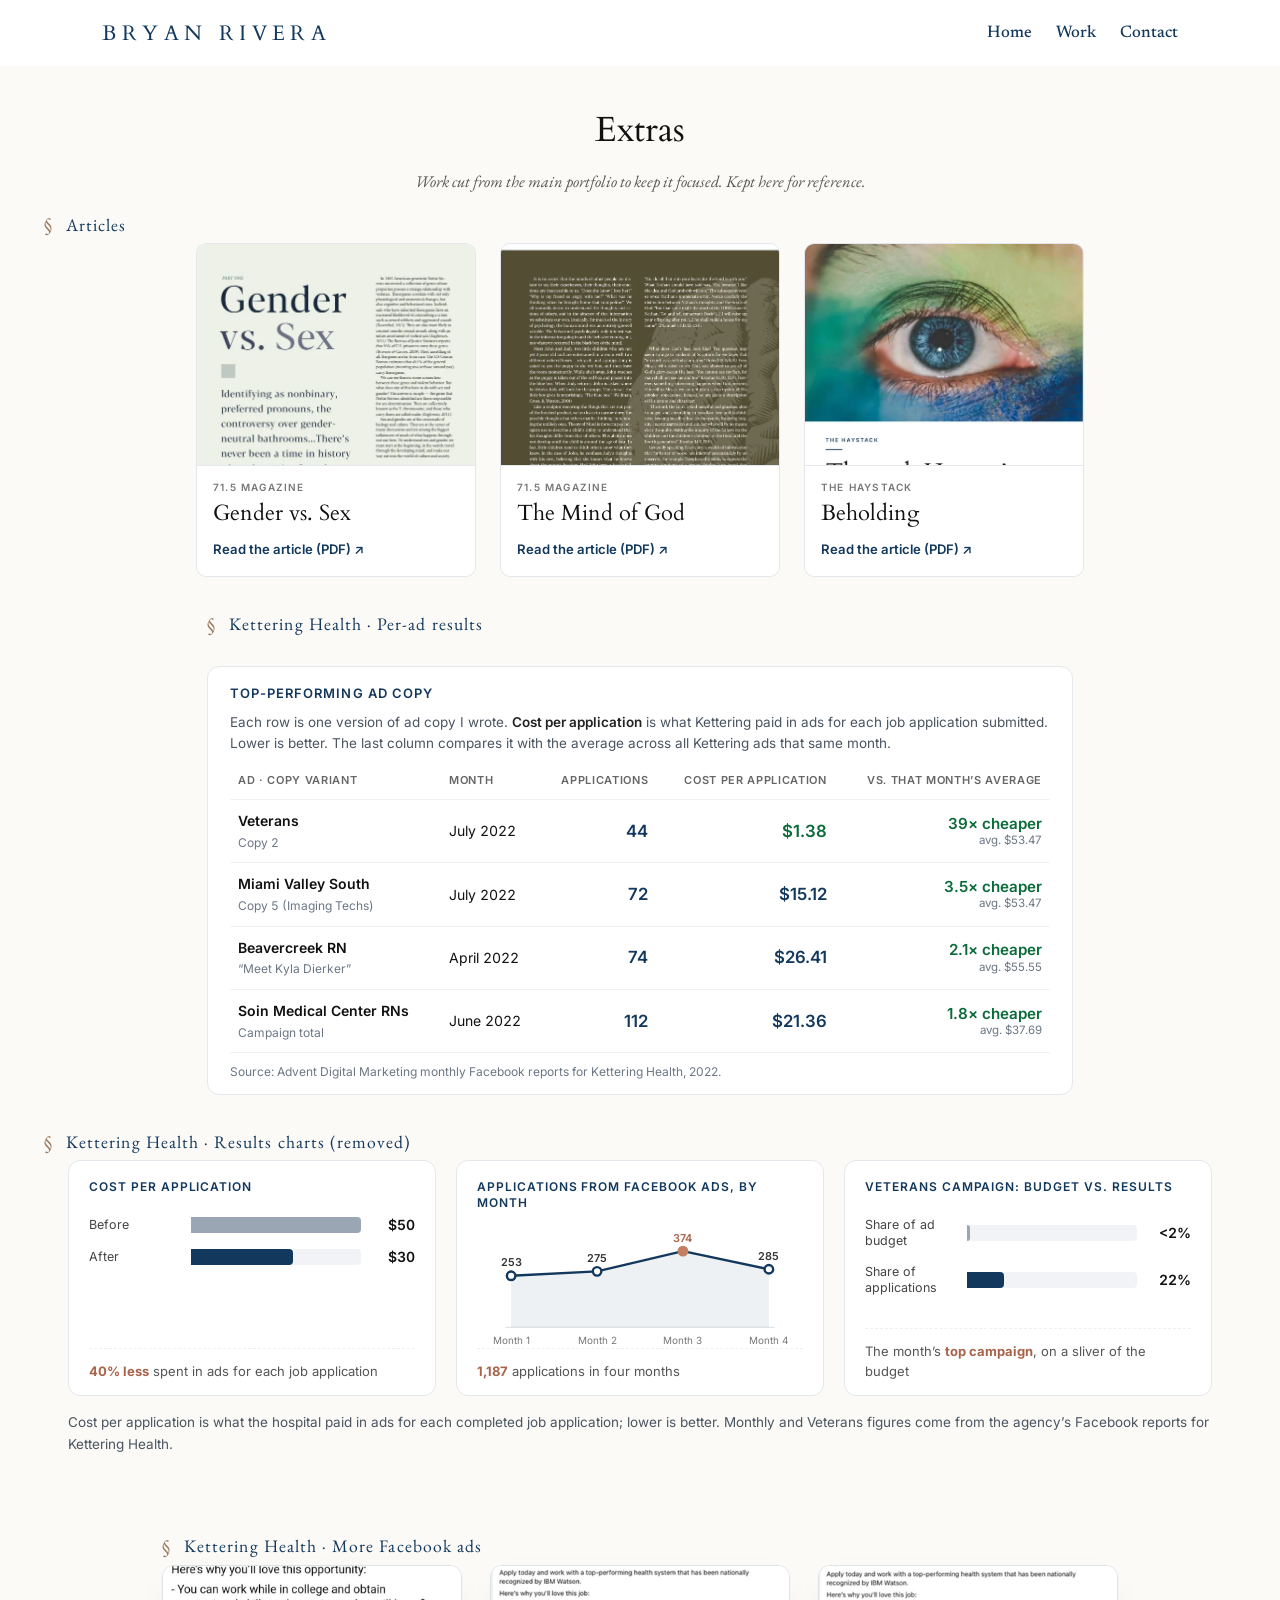
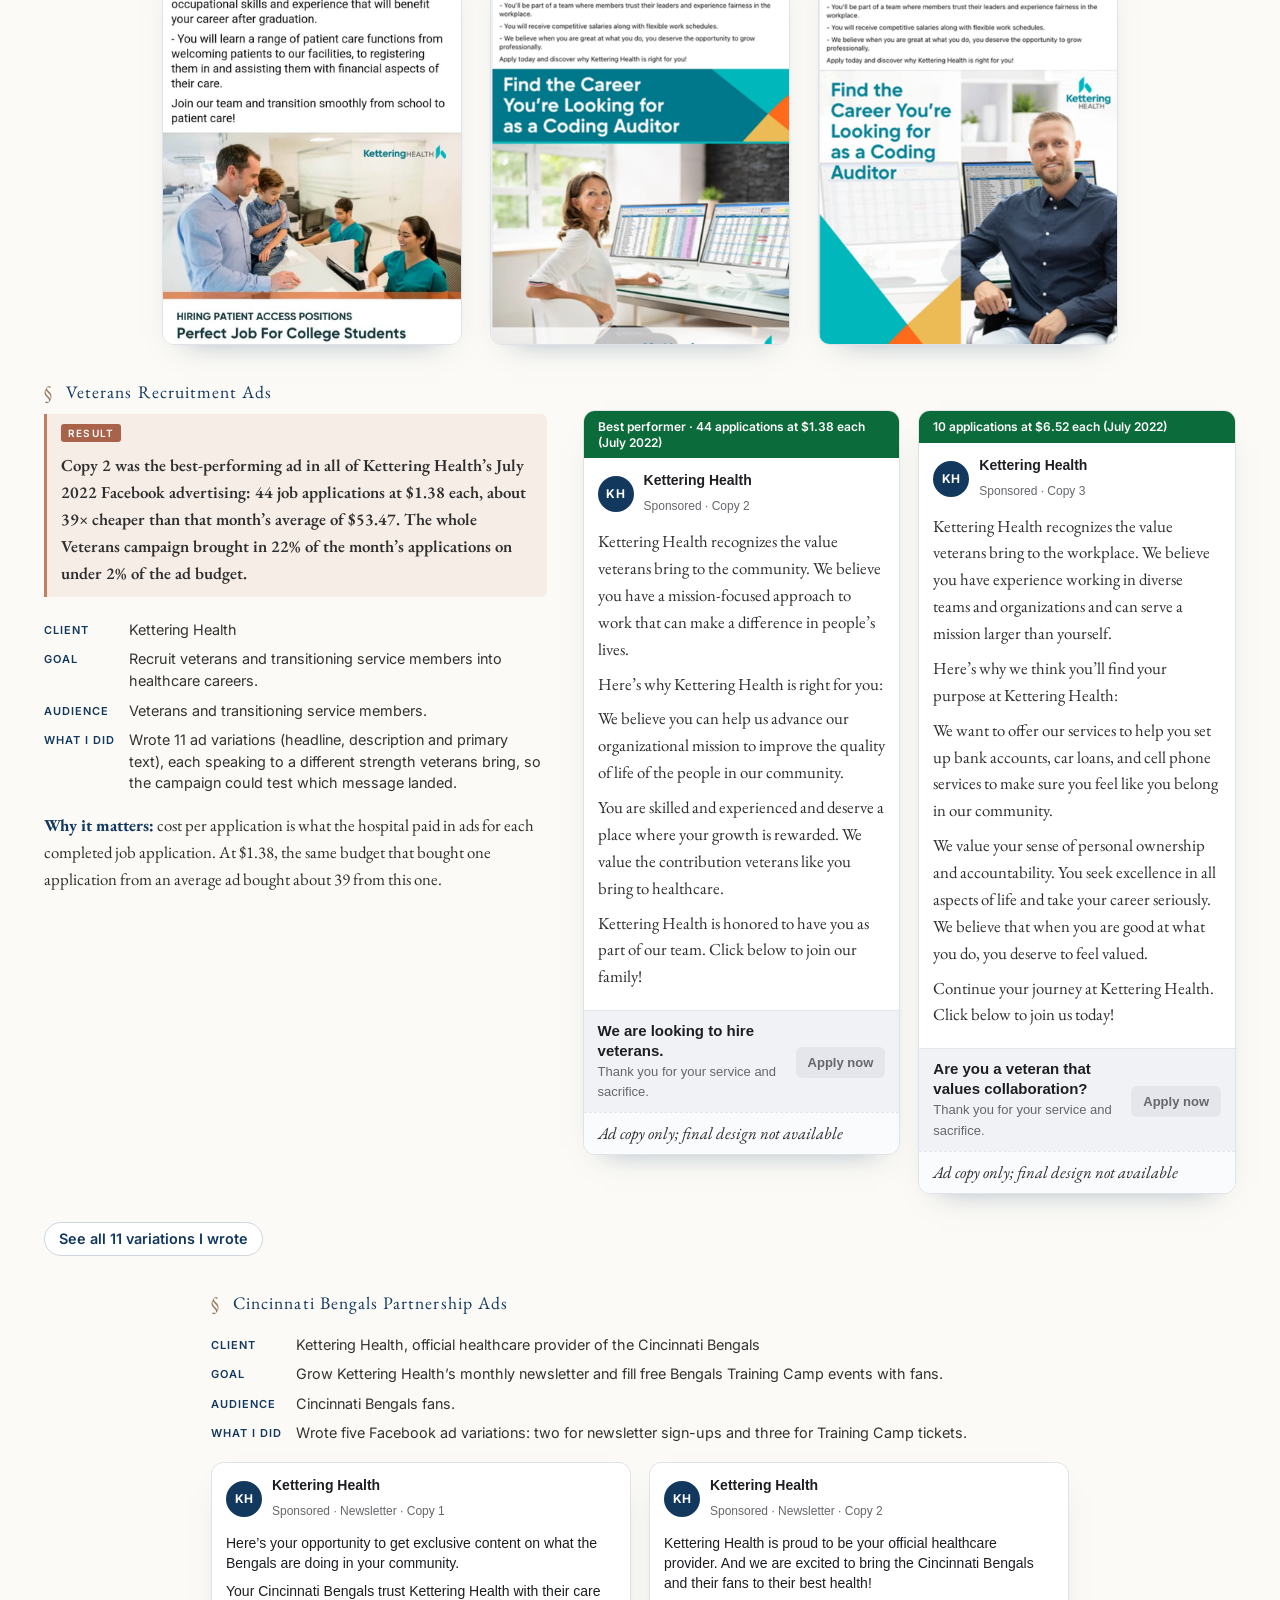
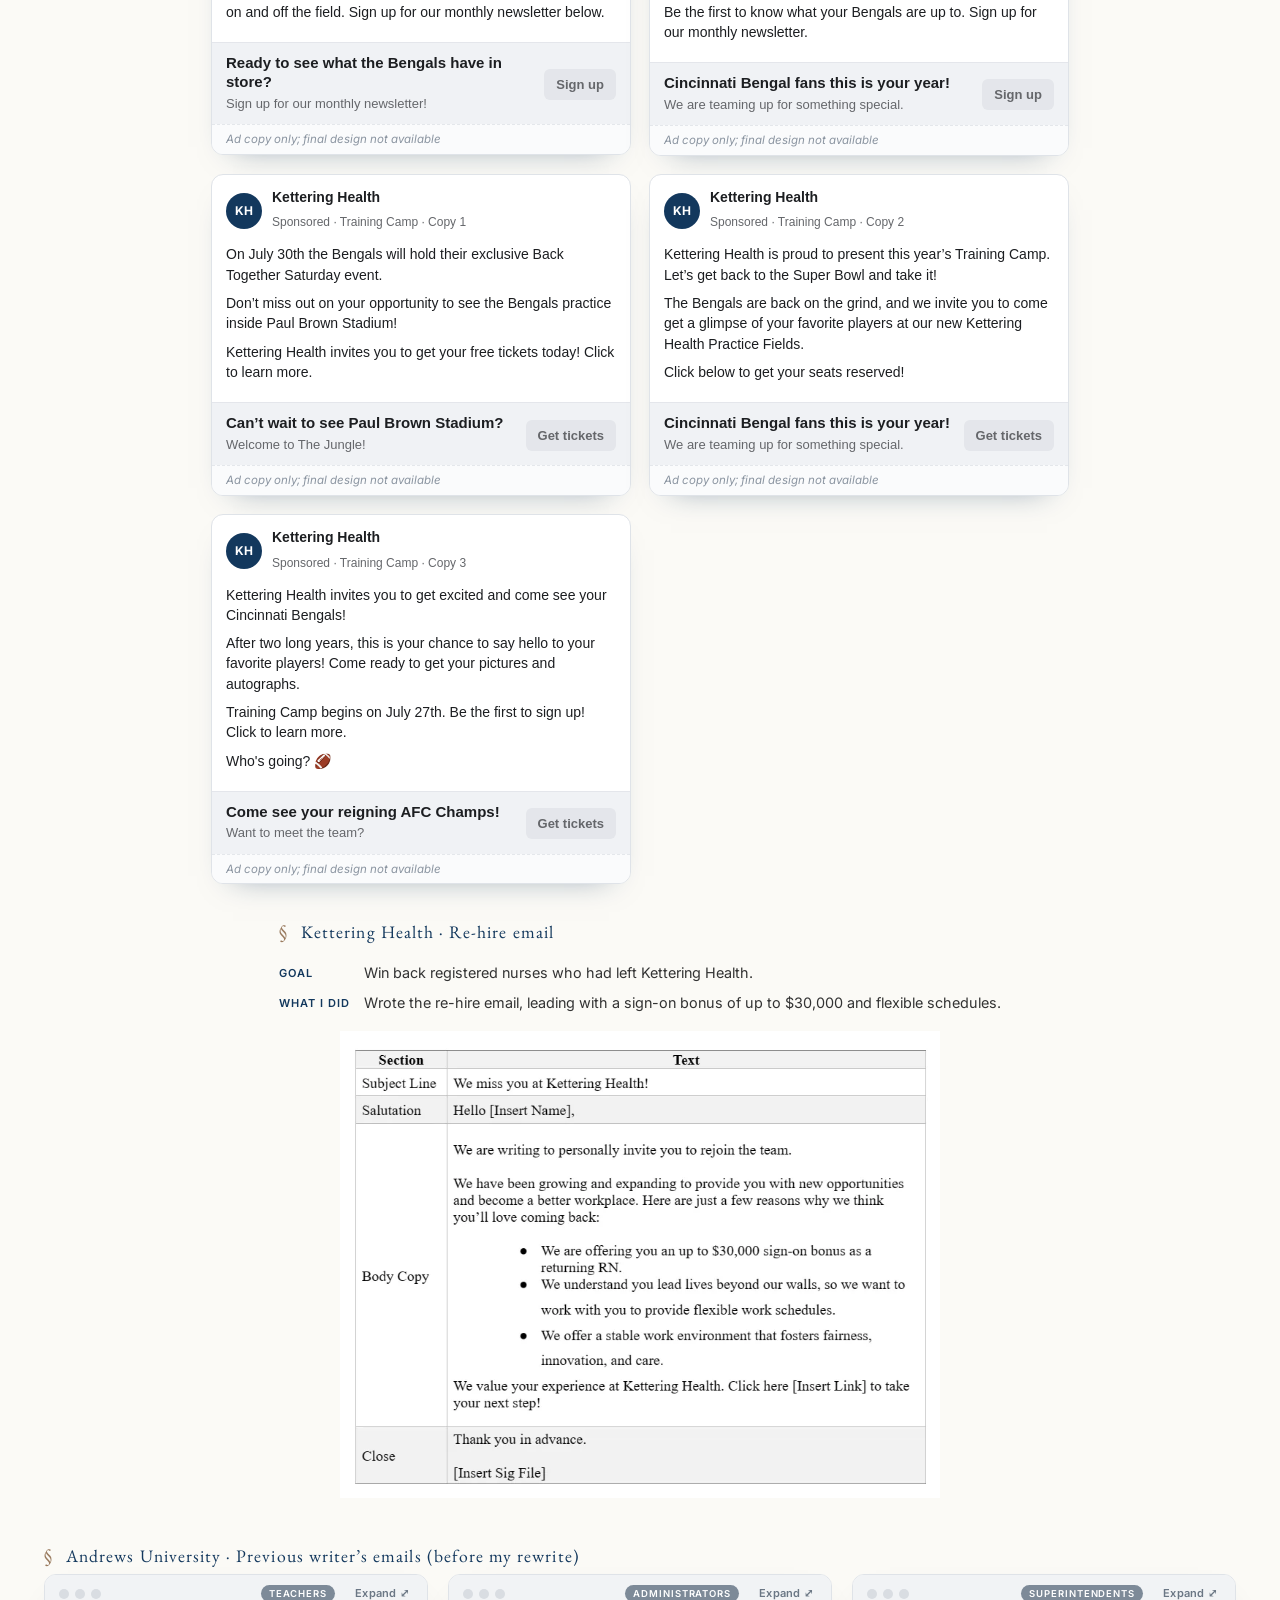
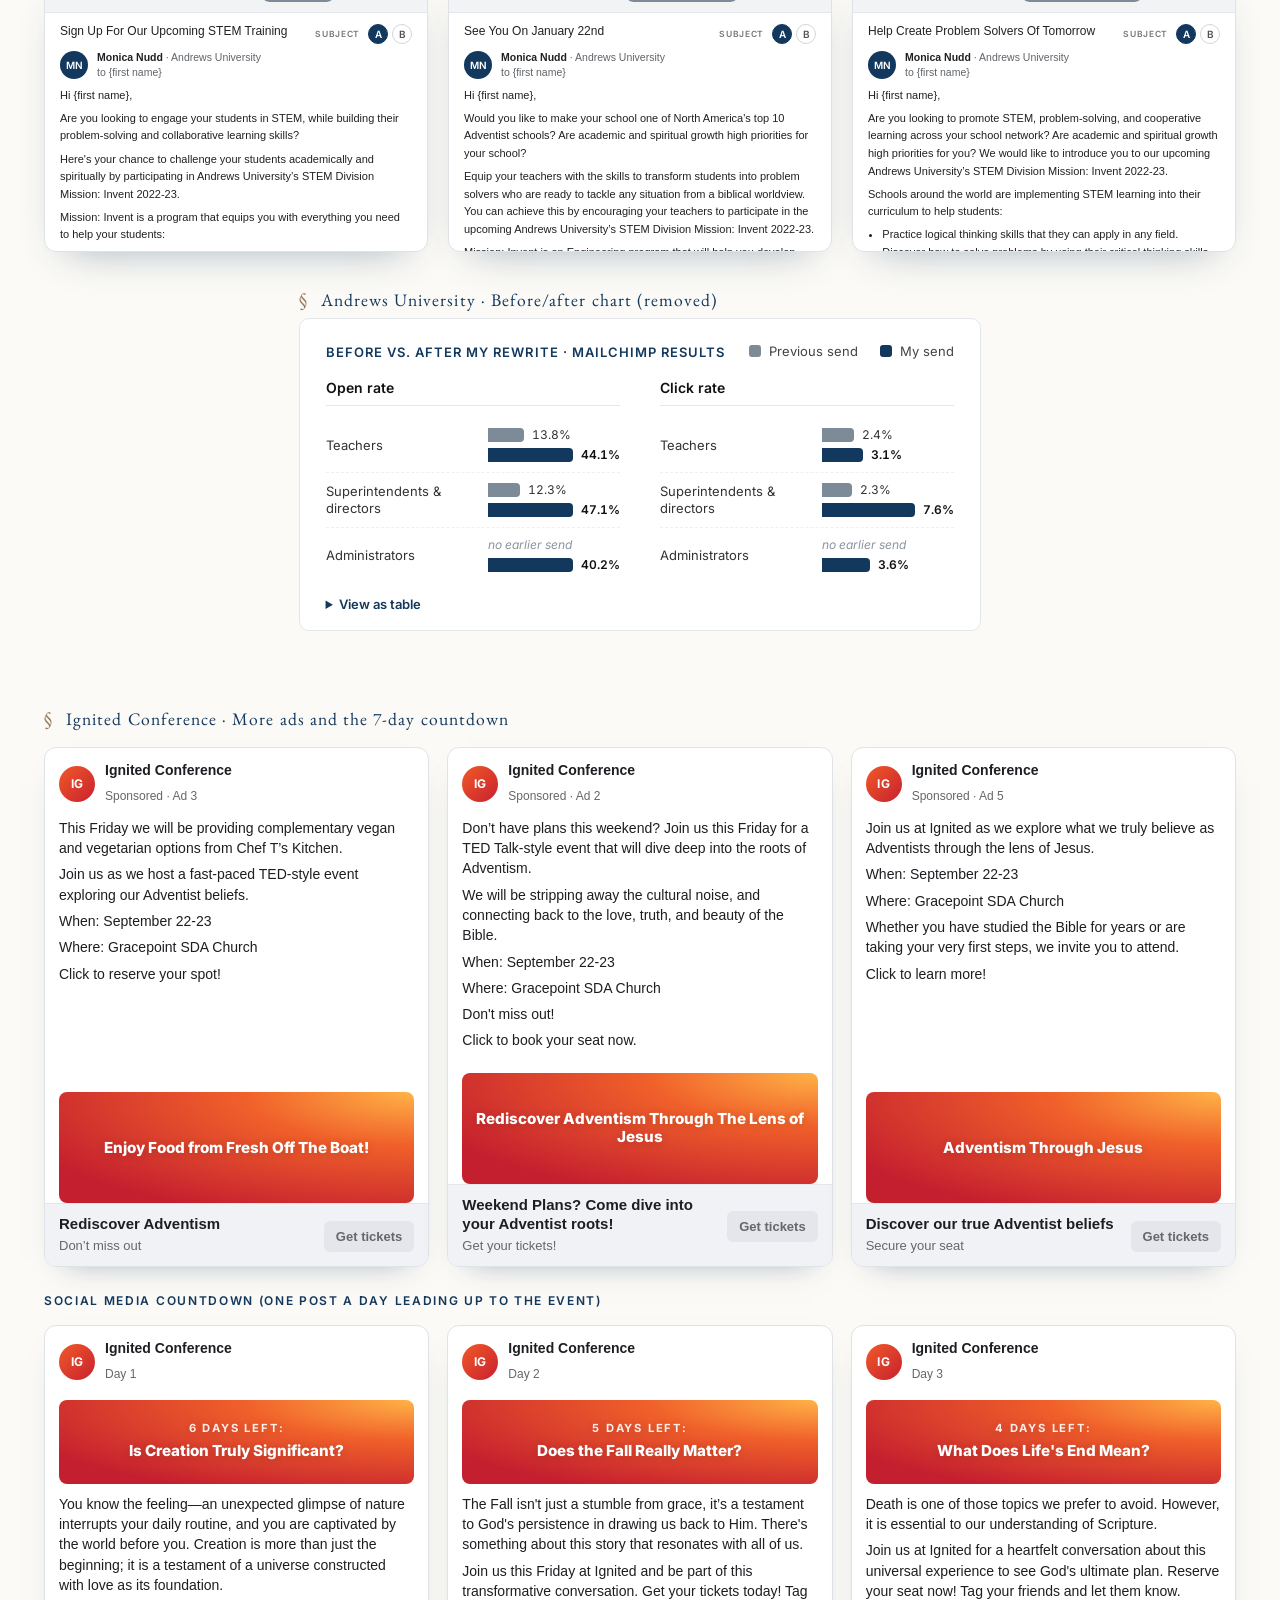
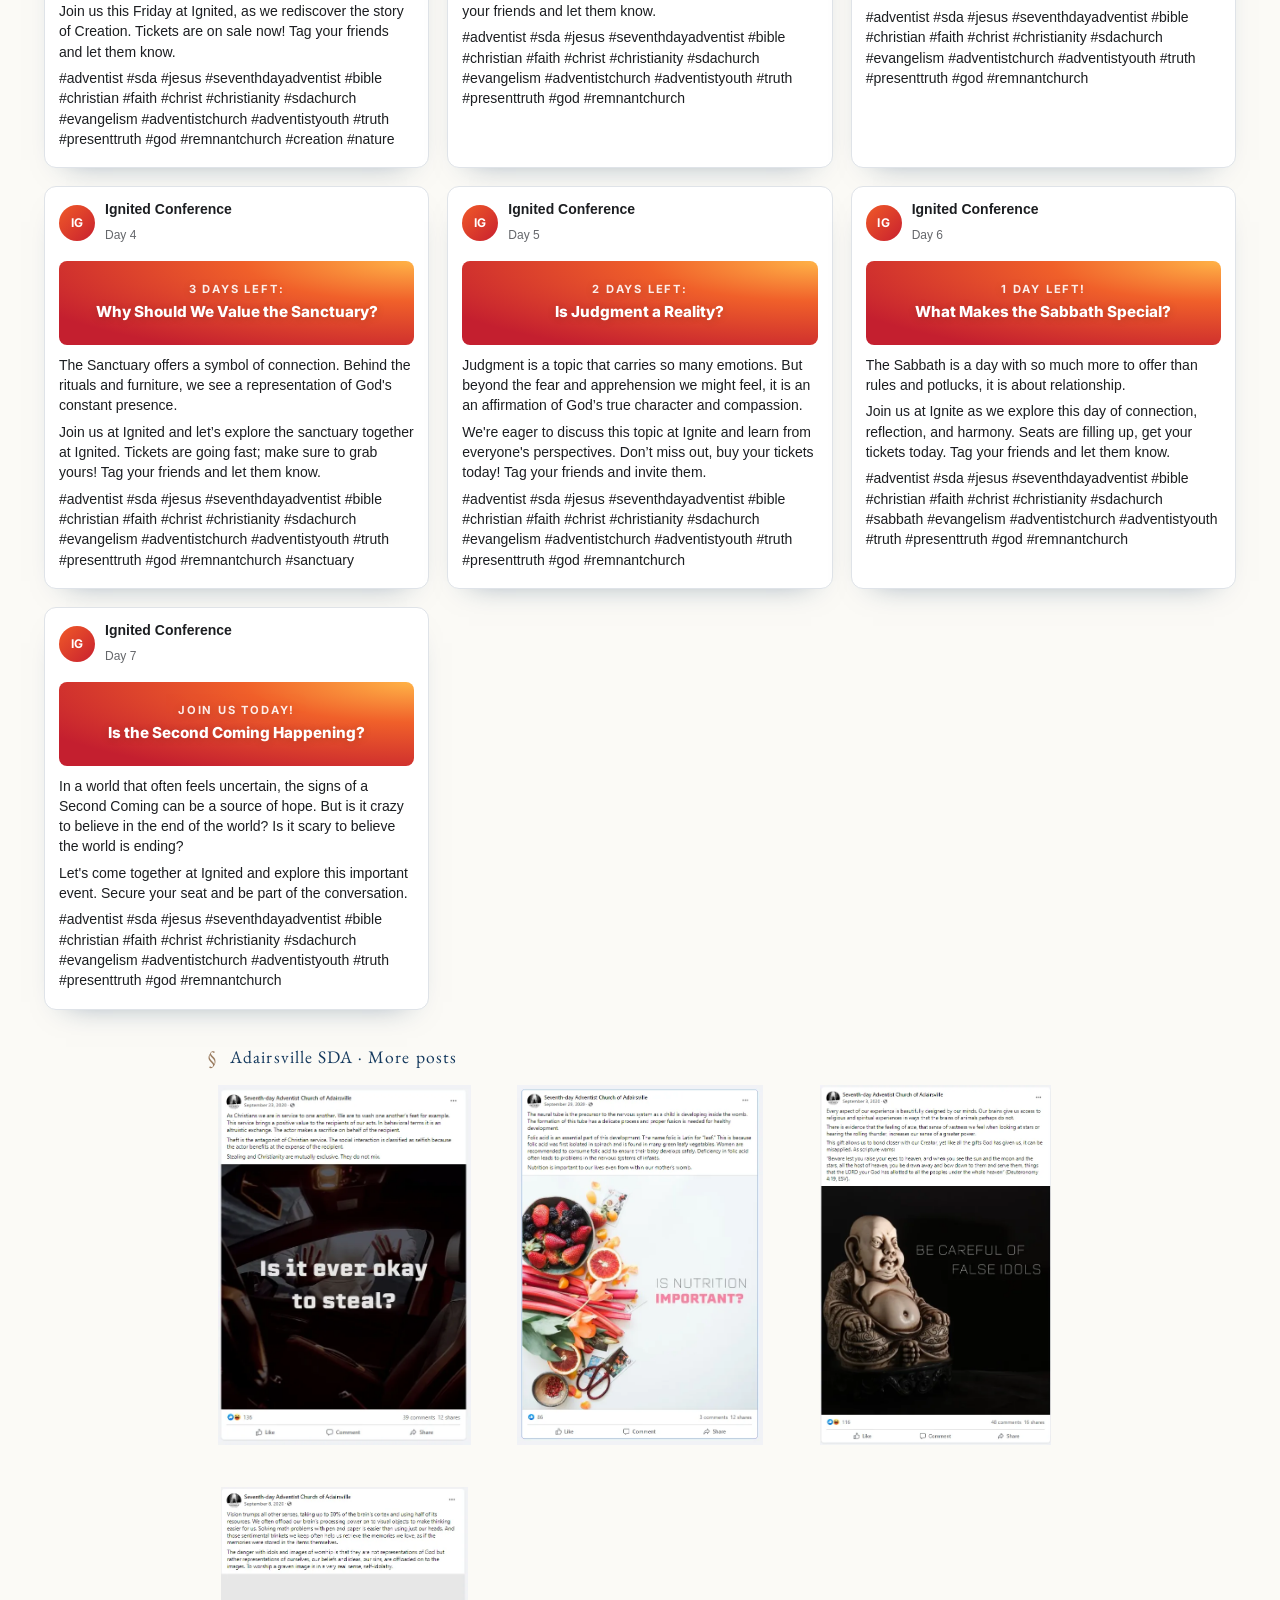
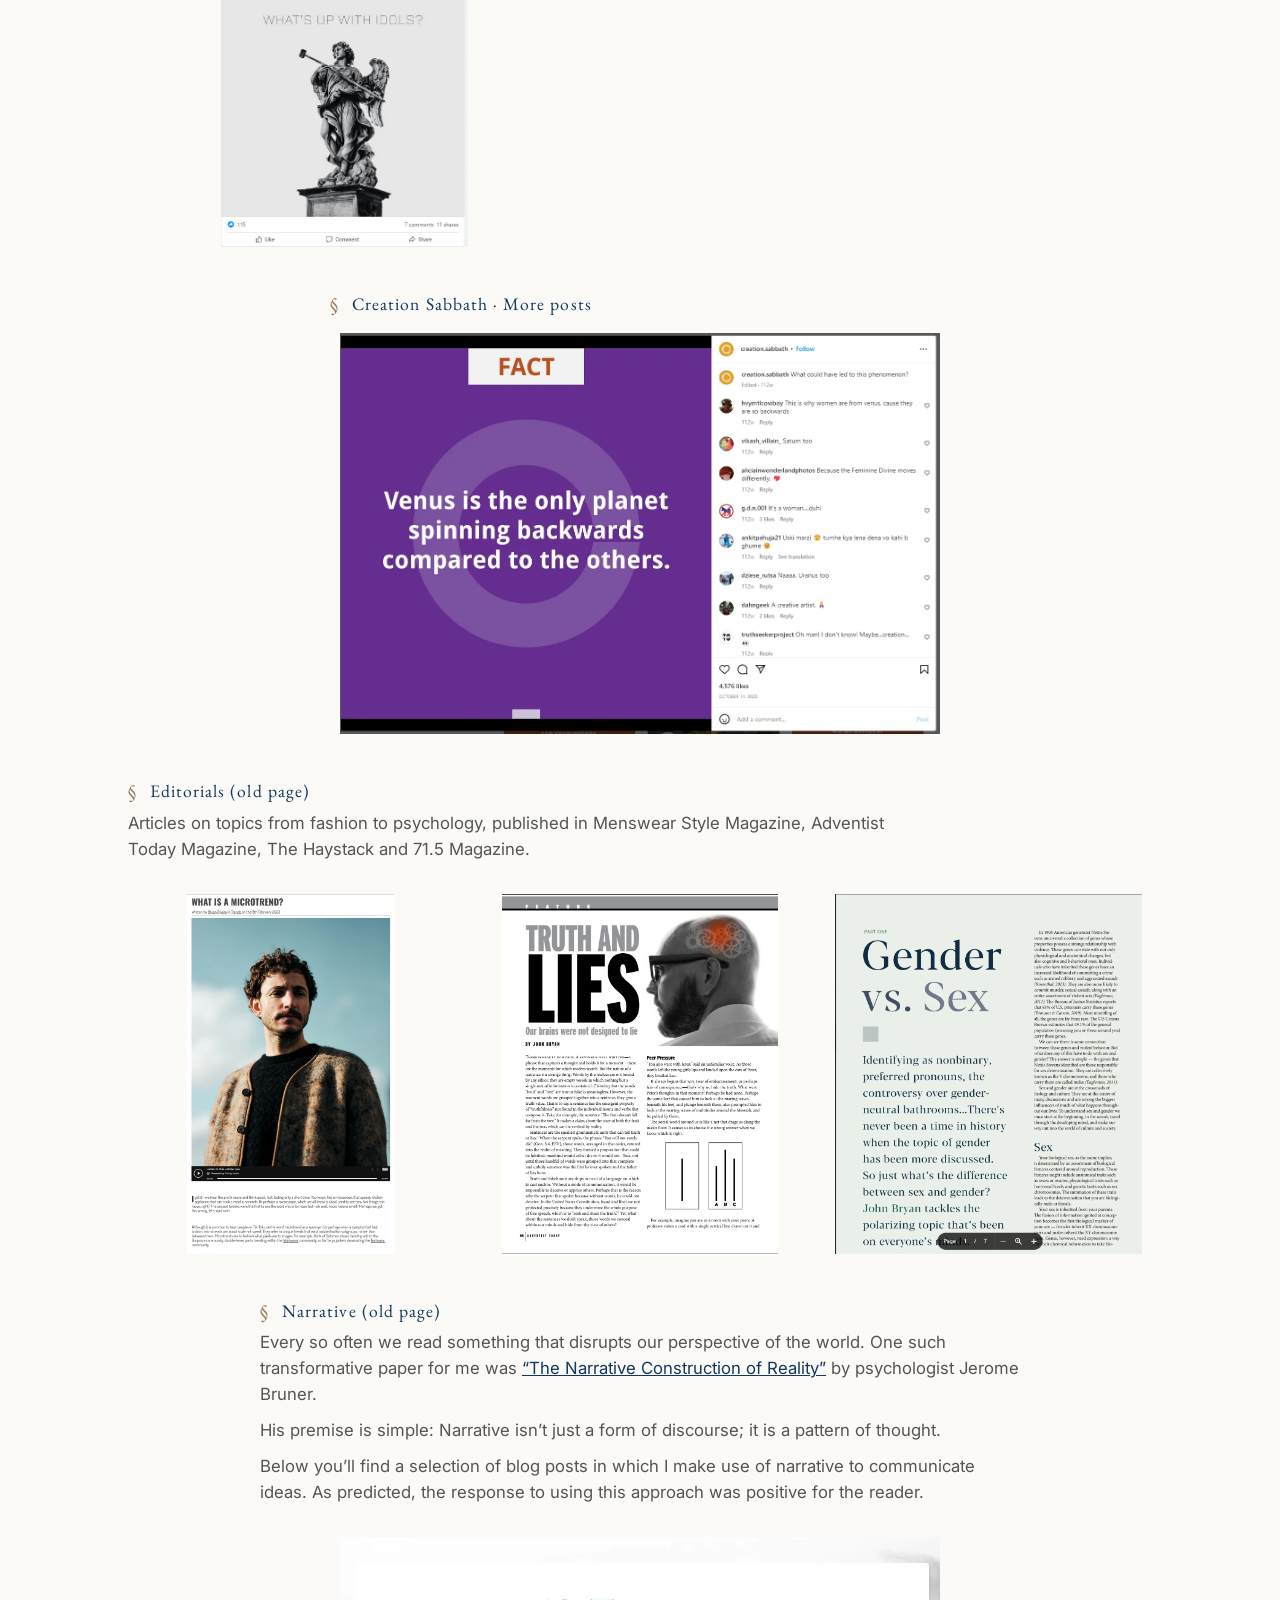
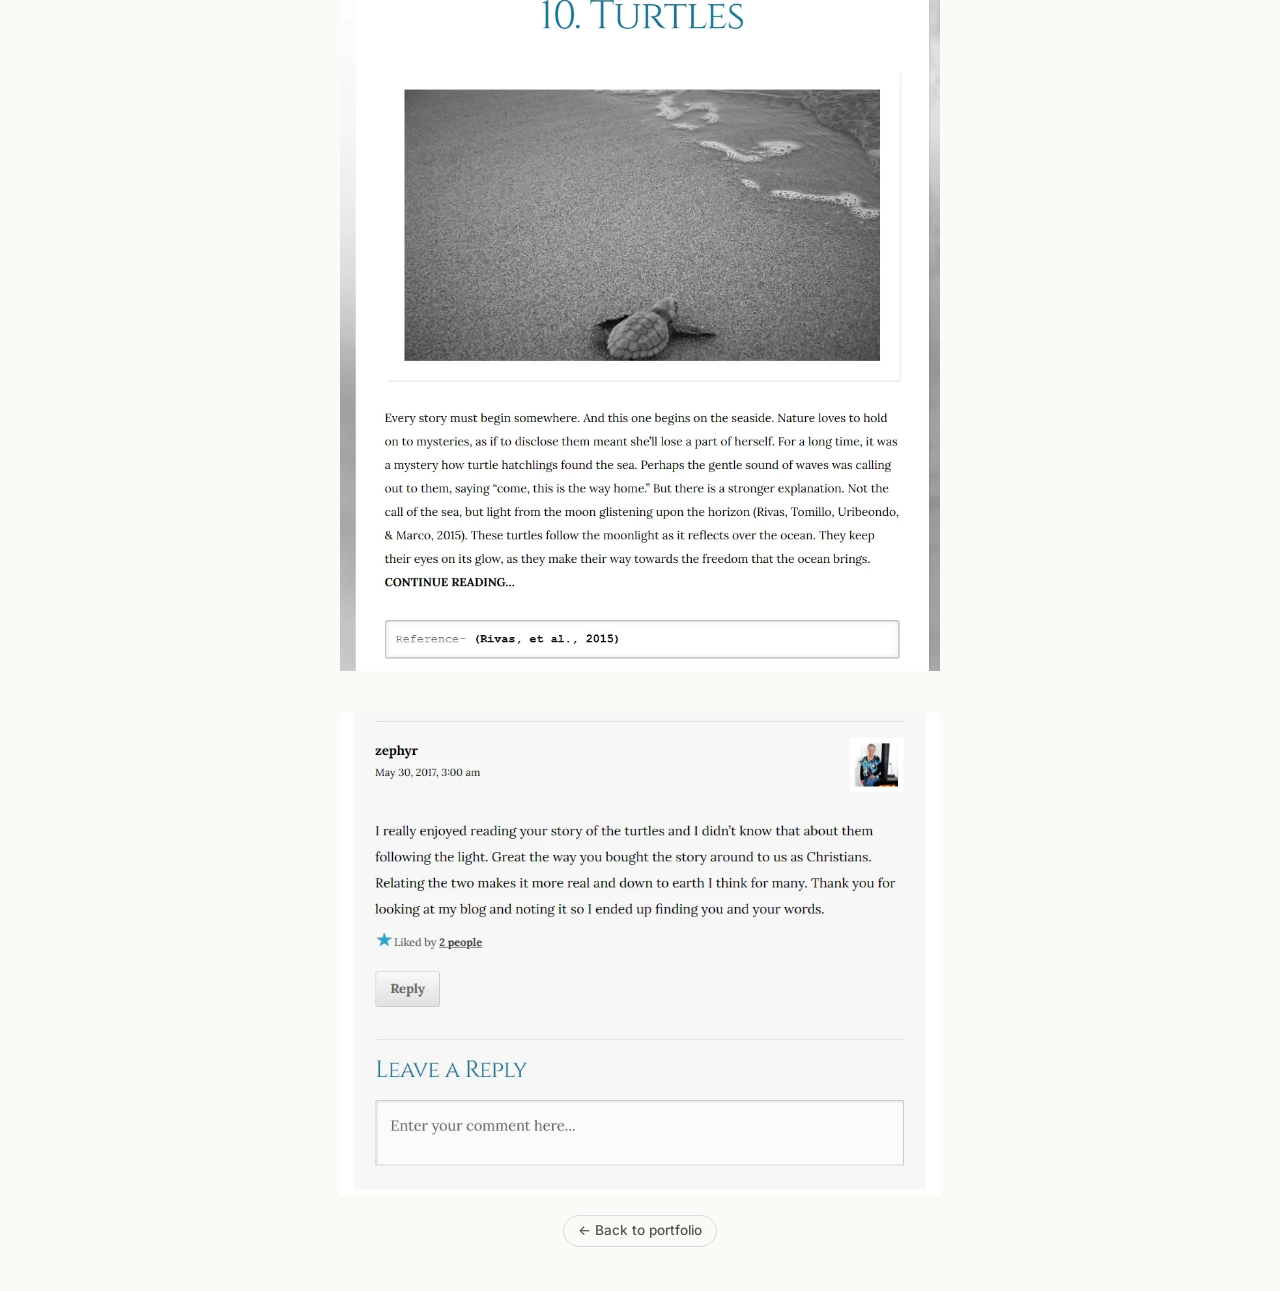
<file: extras.html>
<!doctype html>
<html lang="en">
<head>
  <meta charset="utf-8">
  <meta name="viewport" content="width=device-width, initial-scale=1">
  <title>Extras · Bryan Rivera</title>
  <meta name="robots" content="noindex, nofollow">
  <meta name="description" content="Portfolio of Bryan Rivera, a copywriter who writes landing pages, social media, email and editorial content for brands like Kettering Health.">
  <link rel="icon" href="assets/img/favicon.svg" type="image/svg+xml">
  <link rel="preconnect" href="https://fonts.googleapis.com">
  <link rel="preconnect" href="https://fonts.gstatic.com" crossorigin>
  <link href="https://fonts.googleapis.com/css2?family=Albert+Sans:wght@400;600&family=EB+Garamond:ital,wght@0,400;0,500;0,600;1,400&family=Cardo:ital,wght@0,400;0,700;1,400&family=Inter:wght@300;400;500;600;700&family=Newsreader:opsz,wght@6..72,400;6..72,500;6..72,600&display=swap" rel="stylesheet">
  <link rel="stylesheet" href="assets/css/style.css?v=62">
  <link rel="stylesheet" href="assets/css/home.css?v=188">
  <link rel="stylesheet" href="assets/css/mobile.css?v=45" media="(max-width: 820px)">
</head>
<body class="home" id="top">
  <a class="skip" href="#main">Skip to content</a>
  <header class="site-header">
    <a class="brand" href="index.html" aria-label="Bryan Rivera, back to top">
      <span class="brand-name">Bryan Rivera</span>
    </a>
    <nav class="nav" aria-label="Main">
      <a href="index.html">Home</a>
      <a href="index.html#clients">Work</a>
      <a href="index.html#contact">Contact</a>
    </nav>
  </header>
  <main id="main">
    <section class="work extras" id="extras">
      <div class="work-head">
        <h2>Extras</h2>
        <p class="lede"><span>Work cut from the main portfolio to keep it focused. Kept here for reference.</span></p>
      </div>

      <div class="channel" id="x-articles">
        <h3 class="ch-title">Articles</h3>
        <div class="articles pub-grid">
            <a class="article" href="assets/docs/articles/715-gender-vs-sex.pdf" target="_blank" rel="noopener">
              <img src="assets/img/article-715-gender-vs-sex.webp" alt="First page of “Gender vs. Sex” in 71.5 Magazine" loading="lazy">
              <span class="a-meta">71.5 Magazine</span>
              <span class="a-title">Gender vs. Sex</span>
              <span class="a-read">Read the article (PDF) ↗</span>
            </a>
          <a class="article" href="assets/docs/articles/715-the-mind-of-god.pdf" target="_blank" rel="noopener">
              <img src="assets/img/article-715-the-mind-of-god.webp" alt="First page of “The Mind of God” in 71.5 Magazine" loading="lazy">
              <span class="a-meta">71.5 Magazine</span>
              <span class="a-title">The Mind of God</span>
              <span class="a-read">Read the article (PDF) ↗</span>
            </a>
          <a class="article" href="assets/docs/articles/the-haystack-beholding.pdf" target="_blank" rel="noopener">
              <img src="assets/img/article-the-haystack-beholding.webp" alt="Cover for “Beholding” (Through Heaven’s Eyes) in The Haystack" loading="lazy">
              <span class="a-meta">The Haystack</span>
              <span class="a-title">Beholding</span>
              <span class="a-read">Read the article (PDF) ↗</span>
            </a>
        </div>
      </div>

      <div class="channel" id="x-kh-results">
        <h3 class="ch-title">Kettering Health · Per-ad results</h3>
        <div class="top-copy">
          <p class="tc-title">Top-performing ad copy</p>
          <p class="tc-intro">Each row is one version of ad copy I wrote. <i>Cost per application</i> is what Kettering paid in ads for each job application submitted. Lower is better. The last column compares it with the average across all Kettering ads that same month.</p>
          <table>
            <thead><tr><th>Ad · copy variant</th><th>Month</th><th class="n">Applications</th><th class="n">Cost per application</th><th class="n">vs. that month’s average</th></tr></thead>
            <tbody>
            <tr><th scope="row">Veterans<span>Copy 2</span></th><td>July 2022</td><td class="n">44</td><td class="n">$1.38</td><td class="n vs">39× cheaper<span>avg. $53.47</span></td></tr>
            <tr><th scope="row">Miami Valley South<span>Copy 5 (Imaging Techs)</span></th><td>July 2022</td><td class="n">72</td><td class="n">$15.12</td><td class="n vs">3.5× cheaper<span>avg. $53.47</span></td></tr>
            <tr><th scope="row">Beavercreek RN<span>“Meet Kyla Dierker”</span></th><td>April 2022</td><td class="n">74</td><td class="n">$26.41</td><td class="n vs">2.1× cheaper<span>avg. $55.55</span></td></tr>
            <tr><th scope="row">Soin Medical Center RNs<span>Campaign total</span></th><td>June 2022</td><td class="n">112</td><td class="n">$21.36</td><td class="n vs">1.8× cheaper<span>avg. $37.69</span></td></tr>
            </tbody>
          </table>
          <p class="tc-src">Source: Advent Digital Marketing monthly Facebook reports for Kettering Health, 2022.</p>
        </div>
      </div>
      </div>

      <div class="channel" id="x-kh-charts">
        <h3 class="ch-title">Kettering Health · Results charts (removed)</h3>
      <div class="kviz" aria-label="Kettering Health results in charts">
        <figure class="kv-panel">
          <figcaption>Cost per application</figcaption>
          <div class="kv-h"><span class="kv-l">Before</span><span class="kv-track"><i class="before" style="width:100%" title="Before: $50 per application"></i></span><b>$50</b></div>
          <div class="kv-h"><span class="kv-l">After</span><span class="kv-track"><i class="after" style="width:60%" title="After: $30 per application"></i></span><b>$30</b></div>
          <p class="kv-take"><b>40% less</b> spent in ads for each job application</p>
        </figure>
        <figure class="kv-panel">
          <figcaption>Applications from Facebook ads, by month</figcaption>
          <svg class="kline" viewBox="-22 0 344 130" role="img" aria-label="Applications from Facebook ads by month: 253, 275, 374, 285">
            <line class="kl-base" x1="8" x2="292" y1="108" y2="108"/>
            <path class="kl-area" d="M14.0,53.6 L104.7,48.9 L195.3,27.6 L286.0,46.7 L286.0,108 L14.0,108 Z"/>
            <path class="kl-line" d="M14.0,53.6 L104.7,48.9 L195.3,27.6 L286.0,46.7" pathLength="1"/>
            <g class="kl-pt" style="--d:0" tabindex="0"><title>Month 1: 253 applications</title><circle class="hit" cx="14.0" cy="53.6" r="14"/><circle class="dot" cx="14.0" cy="53.6" r="4.5"/><text x="14.0" y="43.6">253</text></g><g class="kl-pt" style="--d:1" tabindex="0"><title>Month 2: 275 applications</title><circle class="hit" cx="104.7" cy="48.9" r="14"/><circle class="dot" cx="104.7" cy="48.9" r="4.5"/><text x="104.7" y="38.9">275</text></g><g class="kl-pt peak" style="--d:2" tabindex="0"><title>Month 3: 374 applications</title><circle class="hit" cx="195.3" cy="27.6" r="14"/><circle class="dot" cx="195.3" cy="27.6" r="4.5"/><text x="195.3" y="17.6">374</text></g><g class="kl-pt" style="--d:3" tabindex="0"><title>Month 4: 285 applications</title><circle class="hit" cx="286.0" cy="46.7" r="14"/><circle class="dot" cx="286.0" cy="46.7" r="4.5"/><text x="286.0" y="36.7">285</text></g><text class="kl-x" x="14.0" y="126">Month 1</text><text class="kl-x" x="104.7" y="126">Month 2</text><text class="kl-x" x="195.3" y="126">Month 3</text><text class="kl-x" x="286.0" y="126">Month 4</text>
          </svg>
          <p class="kv-take"><b>1,187</b> applications in four months</p>
        </figure>
        <figure class="kv-panel">
          <figcaption>Veterans campaign: budget vs. results</figcaption>
          <div class="kv-h"><span class="kv-l">Share of ad budget</span><span class="kv-track"><i class="before" style="width:1.6%" title="1.6% of the month's ad budget"></i></span><b>&lt;2%</b></div>
          <div class="kv-h"><span class="kv-l">Share of applications</span><span class="kv-track"><i class="after" style="width:22%" title="22% of the month's applications"></i></span><b>22%</b></div>
          <p class="kv-take">The month’s <b>top campaign</b>, on a sliver of the budget</p>
        </figure>
      </div>
      <p class="metrics-note kv-note">Cost per application is what the hospital paid in ads for each completed job application; lower is better. Monthly and Veterans figures come from the agency’s Facebook reports for Kettering Health.</p>
      </div>

      <div class="channel" id="x-kh-ads">
        <h3 class="ch-title">Kettering Health · More Facebook ads</h3>
        <div class="shots three ads">
          <figure class="shot-card"><img class="zoom" src="assets/img/extras/ad-kh-patient-access.webp" alt="Kettering Health Facebook ad recruiting college students for patient access roles" loading="lazy"></figure>
          <figure class="shot-card"><img class="zoom" src="assets/img/extras/ad-kh-coding-auditor-a.webp" alt="Kettering Health Facebook ad recruiting a coding auditor, version A" loading="lazy"></figure>
          <figure class="shot-card"><img class="zoom" src="assets/img/extras/ad-kh-coding-auditor-b.webp" alt="Kettering Health Facebook ad recruiting a coding auditor, version B" loading="lazy"></figure>
        </div>
      </div>

      <div class="channel" id="kh-veterans">
        <h3 class="ch-title">Veterans Recruitment Ads</h3>
        <div class="lp">
          <div>
            <p class="result-lead"><span class="rl-tag">Result</span> <span>Copy 2 was the best-performing ad in all of Kettering Health’s July 2022 Facebook advertising: 44 job applications at $1.38 each, about 39× cheaper than that month’s average of $53.47. The whole Veterans campaign brought in 22% of the month’s applications on under 2% of the ad budget.</span></p>
            <dl class="cs-facts">
              <dt>Client</dt><dd>Kettering Health</dd>
              <dt>Goal</dt><dd>Recruit veterans and transitioning service members into healthcare careers.</dd>
              <dt>Audience</dt><dd>Veterans and transitioning service members.</dd>
              <dt>What I did</dt><dd>Wrote 11 ad variations (headline, description and primary text), each speaking to a different strength veterans bring, so the campaign could test which message landed.</dd>
            </dl>
            <p class="metrics-note left"><b>Why it matters:</b> cost per application is what the hospital paid in ads for each completed job application. At $1.38, the same budget that bought one application from an average ad bought about 39 from this one.</p>
          </div>
          <div class="at-pair">
            <article class="ad-text"><div class="ad-badge">Best performer · 44 applications at $1.38 each (July 2022)</div><div class="at-head"><span class="at-logo" aria-hidden="true">KH</span><div><b>Kettering Health</b><span>Sponsored · Copy 2</span></div></div><div class="at-body"><p>Kettering Health recognizes the value veterans bring to the community. We believe you have a mission-focused approach to work that can make a difference in people’s lives.</p><p>Here’s why Kettering Health is right for you:</p><p>We believe you can help us advance our organizational mission to improve the quality of life of the people in our community.</p><p>You are skilled and experienced and deserve a place where your growth is rewarded. We value the contribution veterans like you bring to healthcare.</p><p>Kettering Health is honored to have you as part of our team. Click below to join our family!</p></div><div class="at-link"><div><b>We are looking to hire veterans.</b><span>Thank you for your service and sacrifice.</span></div><span class="at-cta">Apply now</span></div><p class="at-note">Ad copy only; final design not available</p></article>
            <article class="ad-text"><div class="ad-badge">10 applications at $6.52 each (July 2022)</div><div class="at-head"><span class="at-logo" aria-hidden="true">KH</span><div><b>Kettering Health</b><span>Sponsored · Copy 3</span></div></div><div class="at-body"><p>Kettering Health recognizes the value veterans bring to the workplace. We believe you have experience working in diverse teams and organizations and can serve a mission larger than yourself.</p><p>Here’s why we think you’ll find your purpose at Kettering Health:</p><p>We want to offer our services to help you set up bank accounts, car loans, and cell phone services to make sure you feel like you belong in our community.</p><p>We value your sense of personal ownership and accountability. You seek excellence in all aspects of life and take your career seriously. We believe that when you are good at what you do, you deserve to feel valued.</p><p>Continue your journey at Kettering Health. Click below to join us today!</p></div><div class="at-link"><div><b>Are you a veteran that values collaboration?</b><span>Thank you for your service and sacrifice.</span></div><span class="at-cta">Apply now</span></div><p class="at-note">Ad copy only; final design not available</p></article>
          </div>
        </div>
        <details class="at-more">
          <summary>See all 11 variations I wrote</summary>
          <div class="at-grid">
            <article class="ad-text"><div class="at-head"><span class="at-logo" aria-hidden="true">KH</span><div><b>Kettering Health</b><span>Sponsored · Copy 1</span></div></div><div class="at-body"><p>Kettering Health recognizes the value veterans bring to the community. We believe you are achievement oriented and can make a difference in the lives of people.</p><p>Here’s why we think you can find your purpose at Kettering Health:</p><p>Your colleagues here prioritize teamwork, honesty, and generosity. And we want you to share your skills and experience with us and our community.</p><p>We want you to feel welcome in your community. That’s why transportation assistance is available if needed.</p><p>Discover how you can be your best at Kettering Health. We invite you to click below to learn more!</p></div><div class="at-link"><div><b>We are hiring our heroes.</b><span>Build the future of healthcare with us.</span></div><span class="at-cta">Apply now</span></div></article><article class="ad-text"><div class="at-head"><span class="at-logo" aria-hidden="true">KH</span><div><b>Kettering Health</b><span>Sponsored · Copy 4</span></div></div><div class="at-body"><p>Kettering Health recognizes the leadership veterans bring to the workplace. We believe you thrive in challenging situations and can have an impact on our team.</p><p>Here’s why you’ll find purpose bringing your career to Kettering Health:</p><p>We work hard to ensure our veterans feel welcome from the moment they join our team. Here you’ll work in an environment that fosters collaboration, innovation, and care.</p><p>You’ve made a difference while serving our nation. Join us and make a difference in our community.</p><p>We invite you to click below and translate your military skills to a position at Kettering Health.</p></div><div class="at-link"><div><b>Are you a veteran that thrives while improvising, adapting, and overcoming challenges?</b><span>Thank you for your service.</span></div><span class="at-cta">Apply now</span></div></article><article class="ad-text"><div class="at-head"><span class="at-logo" aria-hidden="true">KH</span><div><b>Kettering Health</b><span>Sponsored · Copy 5</span></div></div><div class="at-body"><p>Kettering Health recognizes the value veterans bring to the workplace. We believe you have a strong work ethic and have experience working with diverse teams.</p><p>That’s why we think you’ll find purpose when you join us at Kettering Health!</p><p>We are a community that empowers you to be your best and enhance your skills with the latest innovations.</p><p>We believe you are a caring, trained, and courteous individual that can meet the needs of those we serve.</p><p>We want to assist you in finding local doctors, churches, and schools for children so you can navigate our community.</p><p>You belong at Kettering Health. Click below to translate your military skills into a career at Kettering Health.</p></div><div class="at-link"><div><b>Kettering Health is seeking to hire veterans.</b><span>Build the future of healthcare with us.</span></div><span class="at-cta">Apply now</span></div></article><article class="ad-text"><div class="at-head"><span class="at-logo" aria-hidden="true">KH</span><div><b>Kettering Health</b><span>Sponsored · Copy 6</span></div></div><div class="at-body"><p>Kettering Health recognizes the value veterans can bring to our workplace. We believe you can perform strongly under pressure.</p><p>We think you’ll find purpose joining our team at Kettering Health.</p><p>Kettering Health believes you can help us be recognized as the leaders in transforming the healthcare experience.</p><p>We believe you are a caring, trained, and courteous individual that can meet the needs of those we serve.</p><p>That’s why we want to help you transition into our community. And assist you in finding local doctors, churches, and schools for children in the area.</p><p>Discover how you can be your best at Kettering Health. Apply today to join our family!</p></div><div class="at-link"><div><b>Kettering Health is hiring the men and women who served our country.</b><span>Thank you all for your service and sacrifice.</span></div><span class="at-cta">Apply now</span></div></article><article class="ad-text"><div class="at-head"><span class="at-logo" aria-hidden="true">KH</span><div><b>Kettering Health</b><span>Sponsored · Copy 7</span></div></div><div class="at-body"><p>Kettering Health values the contribution veterans bring to the community. We believe you are a creative problem-solver and strategic thinker.</p><p>Here’s why you’ll love bringing your experience to Kettering Health:</p><p>Veterans make a difference in people’s lives! That is why we are looking to you for caring, competent, and ethical professionals that can join our healthcare team.</p><p>We work hard to ensure our veterans feel welcome from the moment they join. That’s why you’ll work in an environment that fosters competence, innovation, and trust.</p><p>Discover why you belong at Kettering Health. Click below to apply and join us!</p></div><div class="at-link"><div><b>We are hiring the men and women who served in our armed forces.</b><span>Launch your post-military career with us!</span></div><span class="at-cta">Apply now</span></div></article><article class="ad-text"><div class="at-head"><span class="at-logo" aria-hidden="true">KH</span><div><b>Kettering Health</b><span>Sponsored · Copy 8</span></div></div><div class="at-body"><p>Kettering Health values the contribution veterans bring to our workplace. We believe you are a self-starter and are adaptable to change.</p><p>We think you’ll love beginning your career at Kettering Health.</p><p>We are dedicated to excellence and to providing individuals with the best care. That’s why Kettering Health is proudly employing veterans in our community.</p><p>We believe that when you are good at what you do, you deserve to feel valued.</p><p>Discover how Kettering Health can bring your career meaning. Click below to apply today!</p></div><div class="at-link"><div><b>We have opportunities for veterans.</b><span>Find the right job for you.</span></div><span class="at-cta">Apply now</span></div></article><article class="ad-text"><div class="at-head"><span class="at-logo" aria-hidden="true">KH</span><div><b>Kettering Health</b><span>Sponsored · Copy 9</span></div></div><div class="at-body"><p>You served our nation with honor, courage, and commitment. We value caring, competent, collaborative, trustworthy, and innovative people. Join the Kettering Health team where you can continue to be your best!</p><p>Kettering Health can bring purpose to your post military career:</p><p>We know the contribution veterans like you bring to healthcare. You are skilled and experienced and deserve a place where your performance is valued.</p><p>Discover how you can be your best at Kettering Health.</p><p>You belong at Kettering Health. Click below to learn which roles fit right for you.</p></div><div class="at-link"><div><b>We are hiring veterans and transitioning service members.</b><span>Launch your post-military career!</span></div><span class="at-cta">Apply now</span></div></article><article class="ad-text"><div class="at-head"><span class="at-logo" aria-hidden="true">KH</span><div><b>Kettering Health</b><span>Sponsored · Copy 10</span></div></div><div class="at-body"><p>Kettering Health values the contribution veterans make to the workplace. We believe you have integrity and resilience and are adept at and cultivating loyalty.</p><p>Kettering Health is proudly offering employment to skillful and compassionate veterans like you! We see your military experience as equivalent to civilian experience.</p><p>We offer you a caring, state-of-the-art environment that is community centered and nationally recognized.</p><p>Your colleagues here prioritize teamwork, honesty, and generosity above all else.</p><p>Discover why you belong at Kettering Health. Click below to build the career you want!</p></div><div class="at-link"><div><b>We want to support those who served.</b><span>Thank you for your strength!</span></div><span class="at-cta">Apply now</span></div></article><article class="ad-text"><div class="at-head"><span class="at-logo" aria-hidden="true">KH</span><div><b>Kettering Health</b><span>Sponsored · Copy 11</span></div></div><div class="at-body"><p>You served with honor, courage, and commitment. We value caring, competent, collaborative, trustworthy, and innovative people. Join the Kettering Health team where you can continue to be your best!</p></div><div class="at-link"><div><b>We are looking to hire veterans.</b><span>Launch your post-military career!</span></div><span class="at-cta">Apply now</span></div></article>
          </div>
        </details>
      </div>
      
      <div class="channel" id="kh-bengals">
        <h3 class="ch-title">Cincinnati Bengals Partnership Ads</h3>
        <dl class="cs-facts wide">
          <dt>Client</dt><dd>Kettering Health, official healthcare provider of the Cincinnati Bengals</dd>
          <dt>Goal</dt><dd>Grow Kettering Health’s monthly newsletter and fill free Bengals Training Camp events with fans.</dd>
          <dt>Audience</dt><dd>Cincinnati Bengals fans.</dd>
          <dt>What I did</dt><dd>Wrote five Facebook ad variations: two for newsletter sign-ups and three for Training Camp tickets.</dd>
        </dl>
        <div class="at-grid">
          <article class="ad-text"><div class="at-head"><span class="at-logo" aria-hidden="true">KH</span><div><b>Kettering Health</b><span>Sponsored · Newsletter · Copy 1</span></div></div><div class="at-body"><p>Here’s your opportunity to get exclusive content on what the Bengals are doing in your community.</p><p>Your Cincinnati Bengals trust Kettering Health with their care on and off the field. Sign up for our monthly newsletter below.</p></div><div class="at-link"><div><b>Ready to see what the Bengals have in store?</b><span>Sign up for our monthly newsletter!</span></div><span class="at-cta">Sign up</span></div><p class="at-note">Ad copy only; final design not available</p></article><article class="ad-text"><div class="at-head"><span class="at-logo" aria-hidden="true">KH</span><div><b>Kettering Health</b><span>Sponsored · Newsletter · Copy 2</span></div></div><div class="at-body"><p>Kettering Health is proud to be your official healthcare provider. And we are excited to bring the Cincinnati Bengals and their fans to their best health!</p><p>Be the first to know what your Bengals are up to. Sign up for our monthly newsletter.</p></div><div class="at-link"><div><b>Cincinnati Bengal fans this is your year!</b><span>We are teaming up for something special.</span></div><span class="at-cta">Sign up</span></div><p class="at-note">Ad copy only; final design not available</p></article><article class="ad-text"><div class="at-head"><span class="at-logo" aria-hidden="true">KH</span><div><b>Kettering Health</b><span>Sponsored · Training Camp · Copy 1</span></div></div><div class="at-body"><p>On July 30th the Bengals will hold their exclusive Back Together Saturday event.</p><p>Don’t miss out on your opportunity to see the Bengals practice inside Paul Brown Stadium!</p><p>Kettering Health invites you to get your free tickets today! Click to learn more.</p></div><div class="at-link"><div><b>Can’t wait to see Paul Brown Stadium?</b><span>Welcome to The Jungle!</span></div><span class="at-cta">Get tickets</span></div><p class="at-note">Ad copy only; final design not available</p></article><article class="ad-text"><div class="at-head"><span class="at-logo" aria-hidden="true">KH</span><div><b>Kettering Health</b><span>Sponsored · Training Camp · Copy 2</span></div></div><div class="at-body"><p>Kettering Health is proud to present this year’s Training Camp. Let’s get back to the Super Bowl and take it!</p><p>The Bengals are back on the grind, and we invite you to come get a glimpse of your favorite players at our new Kettering Health Practice Fields.</p><p>Click below to get your seats reserved!</p></div><div class="at-link"><div><b>Cincinnati Bengal fans this is your year!</b><span>We are teaming up for something special.</span></div><span class="at-cta">Get tickets</span></div><p class="at-note">Ad copy only; final design not available</p></article><article class="ad-text"><div class="at-head"><span class="at-logo" aria-hidden="true">KH</span><div><b>Kettering Health</b><span>Sponsored · Training Camp · Copy 3</span></div></div><div class="at-body"><p>Kettering Health invites you to get excited and come see your Cincinnati Bengals!</p><p>After two long years, this is your chance to say hello to your favorite players! Come ready to get your pictures and autographs.</p><p>Training Camp begins on July 27th. Be the first to sign up! Click to learn more.</p><p>Who&#x27;s going? 🏈</p></div><div class="at-link"><div><b>Come see your reigning AFC Champs!</b><span>Want to meet the team?</span></div><span class="at-cta">Get tickets</span></div><p class="at-note">Ad copy only; final design not available</p></article>
        </div>
      </div>

      <div class="channel" id="x-kh-email">
        <h3 class="ch-title">Kettering Health · Re-hire email</h3>
        <dl class="cs-facts wide">
          <dt>Goal</dt><dd>Win back registered nurses who had left Kettering Health.</dd>
          <dt>What I did</dt><dd>Wrote the re-hire email, leading with a sign-on bonus of up to $30,000 and flexible schedules.</dd>
        </dl>
        <div class="shots one"><figure class="shot-card"><img class="zoom" src="assets/img/extras/email-2.webp" alt="Original email template for the Kettering Health returning-RN email" loading="lazy"></figure></div>
      </div>

      <div class="channel" id="x-andrews-before">
        <h3 class="ch-title">Andrews University · Previous writer’s emails (before my rewrite)</h3>
        <div class="mail-trio">
          <div class="mail trio-mail" data-view="inbox"><div class="mail-window"><div class="mail-chrome"><i></i><i></i><i></i><span class="ver-badge is-old">Teachers</span></div>
  <div class="mail-pane mail-inbox cmp-pane" data-aud="teachers" data-ver="old" data-words="176" data-opens="13.8%" data-clicks="2.4%">
                  <div class="mail-subject-row">
                    <h4 class="mail-subject" data-subjects='["Sign Up For Our Upcoming STEM Training", "Here’s Your Invite…"]'>Sign Up For Our Upcoming STEM Training</h4>
                    <div class="ab" role="group" aria-label="Subject line variant"><span>Subject</span><button aria-pressed="true" data-i="0">A</button><button aria-pressed="false" data-i="1">B</button></div>
                  </div>
                  <div class="mail-from">
                    <span class="avatar" aria-hidden="true">MN</span>
                    <div><b>Monica Nudd</b> <span class="org">· Andrews University</span><br><span class="to">to <span class="merge">first name</span></span></div>
                  </div>
                  <div class="mail-body">
                    <p>Hi <span class="merge">first name</span>,</p>
                    <p>Are you looking to engage your students in STEM, while building their problem-solving and collaborative learning skills?</p>
                    <p>Here's your chance to challenge your students academically and spiritually by participating in Andrews University’s STEM Division Mission: Invent 2022-23.</p>
                    <p>Mission: Invent is a program that equips you with everything you need to help your students:</p>
                    <ul><li>Practice logical thinking skills that they can apply to any field.</li><li>Learn how to problem solve using critical thinking skills.</li><li>Understand how to collaborate with others and thrive in a team.</li><li>Develop their sense of accountability and purpose.</li></ul>
                    <p>In a world that is becoming increasingly tech-centered, it's up to you as their teacher to give your students the head start they deserve.</p>
                    <p>Sign up for our upcoming remote STEM training to become a top-rated STEM teacher. Select the best date that works for you, three options are available starting January 22.</p>
                    <p class="old-cta"><span>&lt;&lt;&lt; Click Here To Sign Up &lt;&lt;&lt;</span></p>
                    <p class="sign">Warm regards,<br><br>Monica Nudd<br><span class="title">STEM Enrollment Coordinator</span></p>
                    <p>PS. Have you already been trained as a STEM teacher? If yes, then pre-register for next summer’s event <span class="fake-link">right here</span>.</p>
                  </div>
                </div>
          </div></div>
          <div class="mail trio-mail" data-view="inbox"><div class="mail-window"><div class="mail-chrome"><i></i><i></i><i></i><span class="ver-badge is-old">Administrators</span></div>
  <div class="mail-pane mail-inbox cmp-pane" data-aud="admins" data-ver="old" data-words="193" data-opens="" data-clicks="">
                  <div class="mail-subject-row">
                    <h4 class="mail-subject" data-subjects='["See You On January 22nd", "Become A Top 10 Adventist School"]'>See You On January 22nd</h4>
                    <div class="ab" role="group" aria-label="Subject line variant"><span>Subject</span><button aria-pressed="true" data-i="0">A</button><button aria-pressed="false" data-i="1">B</button></div>
                  </div>
                  <div class="mail-from">
                    <span class="avatar" aria-hidden="true">MN</span>
                    <div><b>Monica Nudd</b> <span class="org">· Andrews University</span><br><span class="to">to <span class="merge">first name</span></span></div>
                  </div>
                  <div class="mail-body">
                    <p>Hi <span class="merge">first name</span>,</p>
                    <p>Would you like to make your school one of North America's top 10 Adventist schools? Are academic and spiritual growth high priorities for your school?</p>
                    <p>Equip your teachers with the skills to transform students into problem solvers who are ready to tackle any situation from a biblical worldview. You can achieve this by encouraging your teachers to participate in the upcoming Andrews University’s STEM Division Mission: Invent 2022-23.</p>
                    <p>Mission: Invent is an Engineering program that will help you develop qualified STEM teachers that can educate students on how to become…</p>
                    <ul><li>Problem-solvers of today</li><li>Critical thinkers of tomorrow</li><li>Innovators who inspire</li></ul>
                    <p>Mission: Invent provides FREE curriculum and resources your teachers need and much more!</p>
                    <p>Our live remote training will educate teachers on research-based classroom best practices and how to use standards to measure learning progress.</p>
                    <p>Students need support now more than ever. So, it makes sense to ensure your teachers can monitor student growth and constantly refine their skills.</p>
                    <p>Ensure your STEM teachers are trained by signing up below. Select the best date that works for you, three options available starting January 22.</p>
                    <p class="old-cta"><span>&lt;&lt;&lt; Click Here To Sign Up &lt;&lt;&lt;</span></p>
                    <p class="sign">Warm regards,<br><br>Monica Nudd<br><span class="title">STEM Enrollment Coordinator</span></p>
                  </div>
                </div>
          </div></div>
          <div class="mail trio-mail" data-view="inbox"><div class="mail-window"><div class="mail-chrome"><i></i><i></i><i></i><span class="ver-badge is-old">Superintendents</span></div>
  <div class="mail-pane mail-inbox cmp-pane" data-aud="supers" data-ver="old" data-words="188" data-opens="12.3%" data-clicks="2.3%">
                  <div class="mail-subject-row">
                    <h4 class="mail-subject" data-subjects='["Help Create Problem Solvers Of Tomorrow", "Start challenging your students!"]'>Help Create Problem Solvers Of Tomorrow</h4>
                    <div class="ab" role="group" aria-label="Subject line variant"><span>Subject</span><button aria-pressed="true" data-i="0">A</button><button aria-pressed="false" data-i="1">B</button></div>
                  </div>
                  <div class="mail-from">
                    <span class="avatar" aria-hidden="true">MN</span>
                    <div><b>Monica Nudd</b> <span class="org">· Andrews University</span><br><span class="to">to <span class="merge">first name</span></span></div>
                  </div>
                  <div class="mail-body">
                    <p>Hi <span class="merge">first name</span>,</p>
                    <p>Are you looking to promote STEM, problem-solving, and cooperative learning across your school network? Are academic and spiritual growth high priorities for you? We would like to introduce you to our upcoming Andrews University’s STEM Division Mission: Invent 2022-23.</p>
                    <p>Schools around the world are implementing STEM learning into their curriculum to help students:</p>
                    <ul><li>Practice logical thinking skills that they can apply in any field.</li><li>Discover how to solve problems by using their critical thinking skills.</li><li>Learn how to examine problems and then create a plan to solve them.</li><li>Understand how to collaborate and thrive in a team-oriented environment.</li></ul>
                    <p>This program is your golden opportunity to develop STEM teachers and challenge your students academically and spiritually.</p>
                    <p>Mission: Invent will equip your schools with STEM teachers who can offer students essential skills through problem-based learning.</p>
                    <p>If you’re interested, please schedule a training session for your Conference or Union. Three upcoming live remote trainings that begin January 22. Select which date works for you or reply to this email with the future dates/time, so that we might best serve you.</p>
                    <p class="old-cta"><span>&lt;&lt;&lt; Click Here To Sign Up &lt;&lt;&lt;</span></p>
                    <p class="sign">Warm regards,<br><br>Monica Nudd<br><span class="title">STEM Enrollment Coordinator</span></p>
                  </div>
                </div>
          </div></div>
        </div>
      </div>

      <div class="channel" id="x-andrews-chart">
        <h3 class="ch-title">Andrews University · Before/after chart (removed)</h3>
           <div class="ba">
        <div class="ba-head">
          <p class="ba-title">Before vs. after my rewrite · Mailchimp results</p>
          <p class="ba-legend"><span class="sw before"></span>Previous send <span class="sw after"></span>My send</p>
        </div>
        <div class="ba-charts">
          <figure class="ba-chart">
            <figcaption>Open rate</figcaption>
            <div class="ba-row"><span class="ba-name">Teachers</span><div class="ba-bars">
              <div class="ba-bar before" style="--w:27.6%" title="Before: 13.8%"><i></i><span>13.8%</span></div>
              <div class="ba-bar after" style="--w:88.2%" title="After: 44.1%"><i></i><span>44.1%</span></div>
            </div></div>
            <div class="ba-row"><span class="ba-name">Superintendents &amp; directors</span><div class="ba-bars">
              <div class="ba-bar before" style="--w:24.6%" title="Before: 12.3%"><i></i><span>12.3%</span></div>
              <div class="ba-bar after" style="--w:94.2%" title="After: 47.1%"><i></i><span>47.1%</span></div>
            </div></div>
            <div class="ba-row"><span class="ba-name">Administrators</span><div class="ba-bars">
              <div class="ba-bar none"><span>no earlier send</span></div>
              <div class="ba-bar after" style="--w:80.4%" title="After: 40.2%"><i></i><span>40.2%</span></div>
            </div></div>
          </figure>
          <figure class="ba-chart">
            <figcaption>Click rate</figcaption>
            <div class="ba-row"><span class="ba-name">Teachers</span><div class="ba-bars">
              <div class="ba-bar before" style="--w:24.0%" title="Before: 2.4%"><i></i><span>2.4%</span></div>
              <div class="ba-bar after" style="--w:31.0%" title="After: 3.1%"><i></i><span>3.1%</span></div>
            </div></div>
            <div class="ba-row"><span class="ba-name">Superintendents &amp; directors</span><div class="ba-bars">
              <div class="ba-bar before" style="--w:23.0%" title="Before: 2.3%"><i></i><span>2.3%</span></div>
              <div class="ba-bar after" style="--w:76.0%" title="After: 7.6%"><i></i><span>7.6%</span></div>
            </div></div>
            <div class="ba-row"><span class="ba-name">Administrators</span><div class="ba-bars">
              <div class="ba-bar none"><span>no earlier send</span></div>
              <div class="ba-bar after" style="--w:36.0%" title="After: 3.6%"><i></i><span>3.6%</span></div>
            </div></div>
          </figure>
        </div>
        <details class="ba-table"><summary>View as table</summary>
          <table><thead><tr><th>Audience</th><th>Opens before</th><th>Opens after</th><th>Clicks before</th><th>Clicks after</th><th>Recipients</th></tr></thead><tbody><tr><th scope="row">Teachers</th><td>13.8%</td><td>44.1%</td><td>2.4%</td><td>3.1%</td><td>869 → 868</td></tr><tr><th scope="row">Superintendents &amp; directors</th><td>12.3%</td><td>47.1%</td><td>2.3%</td><td>7.6%</td><td>130 → 124</td></tr><tr><th scope="row">Administrators</th><td>—</td><td>40.2%</td><td>—</td><td>3.6%</td><td>— → 199</td></tr></tbody></table>
        </details>
      </div>
      </div>

      <div class="channel" id="x-ignited">
        <h3 class="ch-title">Ignited Conference · More ads and the 7-day countdown</h3>
        <div class="at-grid ign-grid"><article class="ad-text ign-ad"><div class="at-head"><span class="at-logo ign" aria-hidden="true">IG</span><div><b>Ignited Conference</b><span>Sponsored · Ad 3</span></div></div><div class="at-body"><p>This Friday we will be providing complementary vegan and vegetarian options from Chef T’s Kitchen.</p><p>Join us as we host a fast-paced TED-style event exploring our Adventist beliefs.</p><p>When: September 22-23</p><p>Where: Gracepoint SDA Church</p><p>Click to reserve your spot!</p></div><div class="ign-creative"><span>Enjoy Food from Fresh Off The Boat!</span></div><div class="at-link"><div><b>Rediscover Adventism</b><span>Don’t miss out</span></div><span class="at-cta">Get tickets</span></div></article><article class="ad-text ign-ad"><div class="at-head"><span class="at-logo ign" aria-hidden="true">IG</span><div><b>Ignited Conference</b><span>Sponsored · Ad 2</span></div></div><div class="at-body"><p>Don’t have plans this weekend? Join us this Friday for a TED Talk-style event that will dive deep into the roots of Adventism.</p><p>We will be stripping away the cultural noise, and connecting back to the love, truth, and beauty of the Bible.</p><p>When: September 22-23</p><p>Where: Gracepoint SDA Church</p><p>Don&#x27;t miss out!</p><p>Click to book your seat now.</p></div><div class="ign-creative"><span>Rediscover Adventism Through The Lens of Jesus</span></div><div class="at-link"><div><b>Weekend Plans? Come dive into your Adventist roots!</b><span>Get your tickets!</span></div><span class="at-cta">Get tickets</span></div></article><article class="ad-text ign-ad"><div class="at-head"><span class="at-logo ign" aria-hidden="true">IG</span><div><b>Ignited Conference</b><span>Sponsored · Ad 5</span></div></div><div class="at-body"><p>Join us at Ignited as we explore what we truly believe as Adventists through the lens of Jesus.</p><p>When: September 22-23</p><p>Where: Gracepoint SDA Church</p><p>Whether you have studied the Bible for years or are taking your very first steps, we invite you to attend.</p><p>Click to learn more!</p></div><div class="ign-creative"><span>Adventism Through Jesus</span></div><div class="at-link"><div><b>Discover our true Adventist beliefs</b><span>Secure your seat</span></div><span class="at-cta">Get tickets</span></div></article></div>
        <p class="ign-sub">Social media countdown (one post a day leading up to the event)</p>
        <div class="at-grid ign-grid"><article class="ad-text ign-post"><div class="at-head"><span class="at-logo ign" aria-hidden="true">IG</span><div><b>Ignited Conference</b><span>Day 1</span></div></div><div class="ign-creative sm"><small>6 Days Left:</small><span>Is Creation Truly Significant?</span></div><div class="at-body"><p>You know the feeling—an unexpected glimpse of nature interrupts your daily routine, and you are captivated by the world before you. Creation is more than just the beginning; it is a testament of a universe constructed with love as its foundation.</p><p>Join us this Friday at Ignited, as we rediscover the story of Creation. Tickets are on sale now! Tag your friends and let them know.</p><p>#adventist #sda #jesus #seventhdayadventist #bible #christian #faith #christ #christianity #sdachurch #evangelism #adventistchurch #adventistyouth #truth #presenttruth #god #remnantchurch #creation #nature</p></div></article><article class="ad-text ign-post"><div class="at-head"><span class="at-logo ign" aria-hidden="true">IG</span><div><b>Ignited Conference</b><span>Day 2</span></div></div><div class="ign-creative sm"><small>5 Days Left:</small><span>Does the Fall Really Matter?</span></div><div class="at-body"><p>The Fall isn&#x27;t just a stumble from grace, it’s a testament to God&#x27;s persistence in drawing us back to Him. There&#x27;s something about this story that resonates with all of us.</p><p>Join us this Friday at Ignited and be part of this transformative conversation. Get your tickets today! Tag your friends and let them know.</p><p>#adventist #sda #jesus #seventhdayadventist #bible #christian #faith #christ #christianity #sdachurch #evangelism #adventistchurch #adventistyouth #truth #presenttruth #god #remnantchurch</p></div></article><article class="ad-text ign-post"><div class="at-head"><span class="at-logo ign" aria-hidden="true">IG</span><div><b>Ignited Conference</b><span>Day 3</span></div></div><div class="ign-creative sm"><small>4 Days Left:</small><span>What Does Life&#x27;s End Mean?</span></div><div class="at-body"><p>Death is one of those topics we prefer to avoid. However, it is essential to our understanding of Scripture.</p><p>Join us at Ignited for a heartfelt conversation about this universal experience to see God&#x27;s ultimate plan. Reserve your seat now! Tag your friends and let them know.</p><p>#adventist #sda #jesus #seventhdayadventist #bible #christian #faith #christ #christianity #sdachurch #evangelism #adventistchurch #adventistyouth #truth #presenttruth #god #remnantchurch</p></div></article><article class="ad-text ign-post"><div class="at-head"><span class="at-logo ign" aria-hidden="true">IG</span><div><b>Ignited Conference</b><span>Day 4</span></div></div><div class="ign-creative sm"><small>3 Days Left:</small><span>Why Should We Value the Sanctuary?</span></div><div class="at-body"><p>The Sanctuary offers a symbol of connection. Behind the rituals and furniture, we see a representation of God&#x27;s constant presence.</p><p>Join us at Ignited and let’s explore the sanctuary together at Ignited. Tickets are going fast; make sure to grab yours! Tag your friends and let them know.</p><p>#adventist #sda #jesus #seventhdayadventist #bible #christian #faith #christ #christianity #sdachurch #evangelism #adventistchurch #adventistyouth #truth #presenttruth #god #remnantchurch #sanctuary</p></div></article><article class="ad-text ign-post"><div class="at-head"><span class="at-logo ign" aria-hidden="true">IG</span><div><b>Ignited Conference</b><span>Day 5</span></div></div><div class="ign-creative sm"><small>2 Days Left:</small><span>Is Judgment a Reality?</span></div><div class="at-body"><p>Judgment is a topic that carries so many emotions. But beyond the fear and apprehension we might feel, it is an an affirmation of God’s true character and compassion.</p><p>We&#x27;re eager to discuss this topic at Ignite and learn from everyone&#x27;s perspectives. Don’t miss out, buy your tickets today! Tag your friends and invite them.</p><p>#adventist #sda #jesus #seventhdayadventist #bible #christian #faith #christ #christianity #sdachurch #evangelism #adventistchurch #adventistyouth #truth #presenttruth #god #remnantchurch</p></div></article><article class="ad-text ign-post"><div class="at-head"><span class="at-logo ign" aria-hidden="true">IG</span><div><b>Ignited Conference</b><span>Day 6</span></div></div><div class="ign-creative sm"><small>1 Day Left!</small><span>What Makes the Sabbath Special?</span></div><div class="at-body"><p>The Sabbath is a day with so much more to offer than rules and potlucks, it is about relationship.</p><p>Join us at Ignite as we explore this day of connection, reflection, and harmony. Seats are filling up, get your tickets today. Tag your friends and let them know.</p><p>#adventist #sda #jesus #seventhdayadventist #bible #christian #faith #christ #christianity #sdachurch #sabbath #evangelism #adventistchurch #adventistyouth #truth #presenttruth #god #remnantchurch</p></div></article><article class="ad-text ign-post"><div class="at-head"><span class="at-logo ign" aria-hidden="true">IG</span><div><b>Ignited Conference</b><span>Day 7</span></div></div><div class="ign-creative sm"><small>Join Us Today!</small><span>Is the Second Coming Happening?</span></div><div class="at-body"><p>In a world that often feels uncertain, the signs of a Second Coming can be a source of hope. But is it crazy to believe in the end of the world? Is it scary to believe the world is ending?</p><p>Let&#x27;s come together at Ignited and explore this important event. Secure your seat and be part of the conversation.</p><p>#adventist #sda #jesus #seventhdayadventist #bible #christian #faith #christ #christianity #sdachurch #evangelism #adventistchurch #adventistyouth #truth #presenttruth #god #remnantchurch</p></div></article></div>
      </div>

      <div class="channel" id="x-adairsville">
        <h3 class="ch-title">Adairsville SDA · More posts</h3>
        <div class="shots three">
          <figure class="shot-card"><img class="zoom" src="assets/img/social-adairsville-7.webp" alt="Adairsville SDA Facebook post: Is it ever okay to steal?" loading="lazy"></figure>
          <figure class="shot-card"><img class="zoom" src="assets/img/social-adairsville-4.webp" alt="Adairsville SDA Facebook post: Is nutrition important?" loading="lazy"></figure>
          <figure class="shot-card"><img class="zoom" src="assets/img/social-adairsville-6.webp" alt="Adairsville SDA Facebook post: Be careful of false idols" loading="lazy"></figure>
          <figure class="shot-card"><img class="zoom" src="assets/img/social-adairsville-8.webp" alt="Adairsville SDA Facebook post: What’s up with idols?" loading="lazy"></figure>
        </div>
      </div>

      <div class="channel" id="x-creation-sabbath">
        <h3 class="ch-title">Creation Sabbath · More posts</h3>
        <div class="shots one"><figure class="shot-card"><img class="zoom" src="assets/img/extras/social-creation-sabbath-4.webp" alt="Creation Sabbath Instagram post: Venus is the only planet spinning backwards" loading="lazy"></figure></div>
      </div>

      <div class="channel" id="x-editorials">
        <h3 class="ch-title">Editorials (old page)</h3>
        <p class="x-intro">Articles on topics from fashion to psychology, published in Menswear Style Magazine, Adventist Today Magazine, The Haystack and 71.5 Magazine.</p>
        <div class="shots three">
          <figure class="shot-card"><img class="zoom" src="assets/img/extras/editorial-1.webp" alt="Editorial article 1" loading="lazy"></figure>
          <figure class="shot-card"><img class="zoom" src="assets/img/extras/editorial-2.webp" alt="Editorial article 2" loading="lazy"></figure>
          <figure class="shot-card"><img class="zoom" src="assets/img/extras/editorial-3.webp" alt="Editorial article 3" loading="lazy"></figure>
        </div>
      </div>

      <div class="channel" id="x-narrative">
        <h3 class="ch-title">Narrative (old page)</h3>
        <div class="x-intro">
          <p>Every so often we read something that disrupts our perspective of the world. One such transformative paper for me was <a href="https://www.academia.edu/9503047/The_Narrative_Construction_of_Reality" target="_blank" rel="noopener">“The Narrative Construction of Reality”</a> by psychologist Jerome Bruner.</p>
          <p>His premise is simple: Narrative isn’t just a form of discourse; it is a pattern of thought.</p>
          <p>Below you’ll find a selection of blog posts in which I make use of narrative to communicate ideas. As predicted, the response to using this approach was positive for the reader.</p>
        </div>
        <div class="shots one">
          <figure class="shot-card"><img class="zoom" src="assets/img/extras/narrative-1.webp" alt="Narrative blog post 1" loading="lazy"></figure>
          <figure class="shot-card"><img class="zoom" src="assets/img/extras/narrative-2.webp" alt="Narrative blog post 2" loading="lazy"></figure>
        </div>
      </div>

      <a class="to-clients" href="index.html">← Back to portfolio</a>
    </section>
  </main>
  <script src="assets/js/site.js?v=85"></script>
</body>
</html>
</file>
<file: assets/css/style.css>
/* ==========================================================================
   Bryan Rivera — Portfolio
   Edit the tokens below to restyle the whole site.
   ========================================================================== */
:root {
  --navy: #13385d;
  --navy-soft: #e8eef5;
  --ink: #111;
  --text: #3d3d3d;
  --muted: #6b6b6b;
  --bg: #f9f9f9;
  --surface: #fff;
  --line: #e2e2de;
  --sand: #cfcabe;

  --serif: "Newsreader", Georgia, "Times New Roman", serif;
  --sans: "Inter", -apple-system, BlinkMacSystemFont, "Segoe UI", Roboto, sans-serif;

  --max: 1120px;
  --gutter: clamp(16px, 4vw, 40px);
  --radius: 10px;
}

*, *::before, *::after { box-sizing: border-box; }
html { scroll-behavior: smooth; }
body {
  margin: 0;
  background: var(--bg);
  color: var(--text);
  font: 16px/1.7 var(--sans);
  -webkit-font-smoothing: antialiased;
}
img { max-width: 100%; height: auto; display: block; }
a { color: var(--navy); }
h1, h2, h3 { font-family: var(--serif); font-weight: 400; color: var(--ink); line-height: 1.15; margin: 0 0 .5em; }
h1 { font-size: clamp(2.6rem, 6vw, 4.5rem); letter-spacing: -.01em; }
h2 { font-size: clamp(1.9rem, 3.6vw, 2.75rem); }
h3 { font-family: var(--sans); font-weight: 600; font-size: 1.3rem; line-height: 1.3; }
p { margin: 0 0 1em; }

.container { max-width: var(--max); margin: 0 auto; padding: 0 var(--gutter); }
.narrow { max-width: 760px; }

.skip { position: absolute; left: -999px; }
.skip:focus { left: 16px; top: 16px; background: var(--surface); padding: 8px 12px; z-index: 10; }

/* ---------- Header (matches original WordPress header) ---------- */
.site-header {
  display: flex; align-items: center; gap: 20px;
  background: #f9f9f9; color: #13385d;
  padding: 20px min(6.5rem, 8vw);
  font: 400 1.05rem/1.55 "Newsreader", serif;
}
.site-header .logo img { width: 61px; height: 61px; display: block; }
.site-header .site-title { font-weight: 600; color: #13385d; text-decoration: none; }
.site-header .site-title:hover, .site-header .nav a:hover { text-decoration: underline; }
.site-header .nav { margin-left: auto; display: flex; gap: 24px; }
.site-header .nav a { color: #13385d; font-weight: 500; text-decoration: none; }
.site-header .nav a[aria-current="page"] { text-decoration: underline; }

/* ---------- Sections ---------- */
section { padding: clamp(56px, 8vw, 104px) 0; }
section + section { border-top: 1px solid var(--line); }
.eyebrow { font-size: .75rem; letter-spacing: .14em; text-transform: uppercase; color: var(--navy); font-weight: 600; margin: 0 0 12px; }
.lede { font-size: 1.15rem; color: var(--text); max-width: 640px; }

/* Hero */
.hero { padding-top: clamp(64px, 10vw, 128px); }
.hero .tagline { font-family: var(--serif); font-style: italic; font-size: clamp(1.2rem, 2.2vw, 1.5rem); color: var(--muted); margin-bottom: 2rem; }
.hero-grid { display: grid; grid-template-columns: 1.2fr 1fr; gap: clamp(32px, 6vw, 72px); align-items: start; }
@media (max-width: 820px) { .hero-grid { grid-template-columns: 1fr; } }

.btns { display: flex; gap: 12px; flex-wrap: wrap; margin-top: 1.5rem; }
.btn { display: inline-block; padding: 12px 22px; border-radius: 999px; text-decoration: none; font-weight: 600; font-size: .95rem; border: 1.5px solid var(--navy); }
.btn-primary { background: var(--navy); color: #fff; }
.btn-primary:hover { background: #0d2a47; }
.btn-ghost { color: var(--navy); }
.btn-ghost:hover { background: var(--navy-soft); }

/* Quotes */
.quote { margin: 0; padding: 28px 32px; background: var(--surface); border-left: 3px solid var(--navy); border-radius: 0 var(--radius) var(--radius) 0; }
.quote p { font-family: var(--serif); font-style: italic; font-size: 1.25rem; line-height: 1.5; color: var(--ink); margin: 0 0 12px; }
.quote cite { font-style: normal; font-size: .88rem; color: var(--muted); }
.quote.center { text-align: center; border-left: 0; border-radius: var(--radius); max-width: 760px; margin: 0 auto; }

/* Clients */
.clients { display: grid; grid-template-columns: repeat(auto-fill, minmax(200px, 1fr)); gap: 12px; margin-top: 32px; }
.client { background: var(--surface); border: 1px solid var(--line); border-radius: var(--radius); padding: 18px 20px; text-decoration: none; transition: border-color .2s; }
a.client:hover { border-color: var(--navy); }
.client strong { display: block; color: var(--ink); font-weight: 600; }
.client span { font-size: .85rem; color: var(--muted); }

/* Service blocks (home) */
.service { display: grid; grid-template-columns: 1fr 1.25fr; gap: clamp(32px, 5vw, 64px); align-items: center; }
.service.flip > :first-child { order: 2; }
@media (max-width: 820px) { .service, .service.flip { grid-template-columns: 1fr; } .service.flip > :first-child { order: 0; } }
.tags { list-style: none; padding: 0; margin: 20px 0 24px; display: flex; flex-wrap: wrap; gap: 8px; }
.tags li { font-size: .82rem; padding: 6px 12px; border-radius: 999px; background: var(--navy-soft); color: var(--navy); font-weight: 500; }
.more { font-weight: 600; text-decoration: none; }
.more::after { content: " →"; }

/* Images */
.shot { border-radius: var(--radius); overflow: hidden; background: var(--surface); border: 1px solid var(--line); box-shadow: 0 10px 30px -18px rgba(19, 56, 93, .35); }
.shot img { width: 100%; }
.gallery { display: grid; grid-template-columns: repeat(auto-fit, minmax(240px, 1fr)); gap: 24px; align-items: start; }
.gallery.phones { grid-template-columns: repeat(3, 1fr); }
@media (max-width: 640px) { .gallery.phones { grid-template-columns: 1fr 1fr; } }
.zoom { cursor: zoom-in; }

/* Browser-frame mock (landing pages) */
.browser { border: 1px solid #dfe3e8; border-radius: var(--radius); overflow: hidden; background: var(--surface); box-shadow: 0 10px 30px -18px rgba(19, 56, 93, .35); }
.browser .bar { background: #f1f3f5; padding: 9px 12px; display: flex; gap: 6px; border-bottom: 1px solid #e4e7eb; }
.browser .bar i { width: 10px; height: 10px; border-radius: 50%; background: #d9dde2; }
.browser .scroll { max-height: 560px; overflow-y: auto; }

.case { display: grid; grid-template-columns: 1fr 1.3fr; gap: 40px; align-items: start; }
.case.flip > :first-child { order: 2; }
.case + .case { margin-top: 80px; }
@media (max-width: 820px) { .case, .case.flip { grid-template-columns: 1fr; } .case.flip > :first-child { order: 0; } }
.pull { border-left: 3px solid var(--navy); padding-left: 16px; margin-top: 24px; font-family: var(--serif); font-style: italic; font-size: 1.1rem; color: var(--ink); }

.project + .project { margin-top: 72px; padding-top: 72px; border-top: 1px dashed var(--line); }
.project-head { display: grid; grid-template-columns: 1fr 2fr; gap: 32px; margin-bottom: 28px; }
@media (max-width: 820px) { .project-head { grid-template-columns: 1fr; gap: 8px; } }

/* Page header */
.page-head { padding-bottom: 32px; }
.page-head + section { border-top: 0; padding-top: 16px; }

/* Article */
.article p { font-family: var(--serif); font-size: 1.25rem; line-height: 1.65; color: #222; }
.meta { color: var(--muted); font-size: .9rem; }

/* Contact / footer */
.cta { background: var(--navy); color: #dbe4ee; text-align: center; }
.cta h2 { color: #fff; }
.cta .btn-primary { background: #fff; color: var(--navy); border-color: #fff; }
.cta .btn-ghost { color: #fff; border-color: rgba(255,255,255,.6); }
.cta .btn-ghost:hover { background: rgba(255,255,255,.1); }
.cta .btns { justify-content: center; }

.site-footer { padding: 32px 0; font-size: .88rem; color: var(--muted); }
.site-footer .container { display: flex; justify-content: space-between; flex-wrap: wrap; gap: 12px; }
.site-footer a { color: var(--muted); }

/* Lightbox */
.lightbox { position: fixed; inset: 0; background: rgba(10, 20, 30, .9); display: none; align-items: center; justify-content: center; padding: 24px; z-index: 20; cursor: zoom-out; }
.lightbox.open { display: flex; }
.lightbox img { max-height: 92vh; max-width: 92vw; width: auto; border-radius: 6px; }

/* Logo: architectural "B" monogram (refined from the original logo) + letterspaced name */
.site-header .brand { display: flex; align-items: center; gap: 14px; text-decoration: none; }
.brand-mark { height: 44px; width: auto; flex: none; fill: #13385d; display: block; }
.brand-name { font: 400 1.3rem/1 "Cardo", "Times New Roman", serif; letter-spacing: .26em; text-transform: uppercase; color: #13385d; padding-top: 2px; }
.site-header .brand:hover .brand-name { color: #0d2a47; }
</file>
<file: assets/css/home.css>
/* ==========================================================================
   Home page — mirrors the original WordPress (Twenty Twenty-Four) design.
   Measurements taken from riverabry.wordpress.com at 1280px wide.
   ========================================================================== */
.home {
  --pad: min(6.5rem, 8vw);          /* WP spacing-50 */
  --pad-sm: min(2.5rem, 3vw);       /* WP spacing-30 */
  --pad-lg: min(10.5rem, 13vw);     /* WP spacing-60 */
  --heading: "Cardo", "Times New Roman", serif;
  --body: "Inter", sans-serif;
  --navy: #13385d;
  --ink: #111;
  --base: #f9f9f9;
  background: var(--base);
  color: var(--ink);
  font: 400 1.05rem/1.55 var(--body);
}
.home h1, .home h2, .home h3 { margin: 0; }
.home p { margin: 0; }

/* ---------- Hero ---------- */
.h-hero { background: var(--base); padding: var(--pad); }
.h-hero .cols { display: flex; gap: 4rem; align-items: center; max-width: 1280px; margin: 0 auto; }
.h-hero .cols > * { flex: 1 1 0; min-width: 0; }
.h-name { font: 400 2.5rem/1.15 var(--heading); text-align: center; color: var(--ink); }
.h-hero .h-tag { margin-top: 1rem; text-align: center; }
.h-about h2 { font: 600 1.85rem/1.2 "Newsreader", serif; text-align: center; }
.h-about p { font-family: "Albert Sans", sans-serif; line-height: 1.7; margin-top: 1rem; }
.h-btns { display: flex; gap: 1rem; margin-top: 1rem; padding: 0 2px; }
.h-btns a {
  flex: 1 1 0; text-align: center; text-decoration: none;
  background: rgba(18, 55, 92, .84); color: #fff;
  border: 1px solid var(--ink); border-radius: 100px;
  padding: .6rem 1rem; font: 500 .9rem/1.55 var(--body);
  transition: background-color .2s;
}
.h-btns a:hover { background: var(--navy); }

/* ---------- Navy quote bands ---------- */
.h-band { background: var(--navy); color: var(--base); }
.h-band .inner { max-width: 620px; margin: 0 auto; text-align: center; }
.h-quote1 { padding: var(--pad-sm) var(--pad); }
.h-quote1 h2 { font: 400 1.85rem/1.2 var(--heading); color: var(--base); max-width: 565px; margin: 0 auto; }
.h-quote1 p { font-size: .9rem; color: #b5bdbc; margin-top: 20px; }

/* ---------- Word cloud ---------- */
.h-cloud { margin: 20px auto 0; width: 820px; max-width: 100%; }
.h-cloud figcaption { font-size: .8rem; line-height: 1.55; color: #636363; text-align: center; margin: .4rem 0 .8rem; }

/* ---------- Overview ---------- */
.h-overview { background: #eaf1f9; padding: 60px 24px; text-align: center;
  font-family: -apple-system, BlinkMacSystemFont, "Segoe UI", Roboto, Helvetica, Arial, sans-serif; }
.h-overview h2 { font: 400 42px/1.2 Georgia, "Times New Roman", serif; color: var(--ink); margin: 0 0 36px; }
.h-overview > p { color: #333; font-size: 15px; margin: 0 0 22px; letter-spacing: .3px; }
.pills { display: flex; flex-wrap: wrap; justify-content: center; gap: 14px; max-width: 700px; margin: 0 auto; }
.pill { text-decoration: none; background: var(--navy); border-radius: 999px; padding: 14px 22px; min-width: 150px; line-height: 1.55; box-sizing: content-box; }
.pill b { display: block; font-size: 15px; font-weight: 600; color: #fff; letter-spacing: .2px; }
.pill span { display: block; font-size: 11px; color: #cfe0f0; margin-top: 3px; text-transform: uppercase; letter-spacing: .6px; }

/* ---------- Services ---------- */
.h-services { padding: var(--pad); }
.h-services .wrap { max-width: 1280px; margin: 0 auto; }
.svc { display: flex; justify-content: space-between; align-items: center; }
.svc + .svc { margin-top: 60px; }
.svc .txt { flex: 0 0 37.6%; }
.svc .img { flex: 0 0 47%; align-self: flex-start; }
.svc .img img { width: 100%; height: auto; display: block; }
.svc h3 { font: 400 1.85rem/1.2 var(--heading); text-align: center; color: var(--ink); }
.svc p { margin-top: 1rem; }
.svc p.gap { margin-top: 2.6rem; }
.svc ul { margin: 1.2rem 0 0; padding-left: 16px; line-height: 1.75; }
.svc ul.check li { padding-left: .63em; }
.svc ul.check { list-style-type: "✓"; }
.svc ul.check li::marker { font-size: .9em; }

/* ---------- Closing band ---------- */
.h-quote2 { padding: 1rem var(--pad-lg); }
.h-quote2 .q { font: 300 1.85rem/1.3 var(--heading); }
.h-quote2 .by { font: 400 .9rem/1.2 var(--heading); color: #b5bdbc; margin-top: 1.2rem; }
.h-quote2 .sig { margin-top: 1.2rem; }
.h-quote2 .sig strong { display: block; padding-top: 1rem; }
.h-quote2 .sig span { display: block; font-size: .9rem; font-weight: 300; color: #a4a4a4; line-height: 1.55; }


/* Blend the word cloud's white background into the page grey */
.h-cloud img { mix-blend-mode: multiply; display: block; width: 100%; height: auto; }

/* ---------- Sticky header + in-page navigation ---------- */
html { scroll-behavior: smooth; }
.home .site-header { position: sticky; top: 0; z-index: 10; transition: box-shadow .2s; }
.home .site-header.scrolled { box-shadow: 0 1px 0 rgba(17, 17, 17, .08), 0 6px 20px -12px rgba(19, 56, 93, .25); }
.home .site-header .nav a.active { text-decoration: underline; text-underline-offset: 4px; }
.work, .h-services, .h-overview { scroll-margin-top: 100px; }

/* ---------- Work sections (Social Media / Landing Pages / Email) ---------- */
.work { padding: var(--pad); background: var(--base); border-top: 0 !important; }
.work.alt { background: #fff; }
.work > * { max-width: 1075px; margin-left: auto; margin-right: auto; }
.work-head { text-align: center; margin-bottom: 64px; }
.work-head h2 { font: 400 2.6rem/1.15 var(--heading); color: var(--ink); }
.work-head blockquote { max-width: 680px; margin: 24px auto 0; padding: 24px 32px; background: #dfeaf7; border-radius: 6px; }
.work-head blockquote p { font: italic 400 1.15rem/1.5 var(--heading); color: var(--ink); }
.work-head blockquote cite { display: block; margin-top: 10px; font-style: normal; font-size: .85rem; color: #555; }
.work-head .lede { max-width: 640px; margin: 18px auto 0; color: #444; line-height: 1.6; }

/* Social media rows: caption + three phone screenshots */
.social-row { display: grid; grid-template-columns: 1.45fr 1fr 1fr 1fr; gap: 32px; align-items: center; }
.social-row + .social-row { margin-top: 100px; }
.social-row p { font-size: 1rem; line-height: 1.73; }
.social-row img { width: 100%; height: auto; display: block; }

/* Landing page case studies */
.lp { display: grid; grid-template-columns: 1fr 1.3fr; gap: 48px; align-items: start; }
.lp.flip { grid-template-columns: 1.3fr 1fr; }
.lp + .lp { margin-top: 80px; }
.lp .lp-client { font-size: 11px; text-transform: uppercase; letter-spacing: 1px; color: var(--navy); font-weight: 600; margin-bottom: 8px; }
.lp h3 { font: 600 1.4rem/1.3 var(--body); color: var(--ink); margin-bottom: 14px; }
.lp p { font-size: .95rem; line-height: 1.7; color: #555; margin-bottom: 18px; }
.lp .pull { border-left: 3px solid var(--navy); padding-left: 16px; margin-top: 24px; font: italic 400 1.1rem/1.5 var(--heading); color: #222; }
.lp .browser { border: 1px solid #dfe3e8; border-radius: 10px; overflow: hidden; background: #fff; }
.lp .browser img { width: 100%; display: block; }
.closing { text-align: center; border-top: 1px solid #e4e7eb; margin-top: 72px; padding-top: 32px; max-width: 620px !important; }
.closing p { font: italic 400 1.2rem/1.6 var(--heading); color: #333; }
.closing cite { display: block; margin-top: 10px; font-style: normal; font-size: .88rem; color: #777; }

/* Email samples */
.email-grid { display: grid; grid-template-columns: 1fr 1fr; gap: 32px; align-items: start; }
.email-grid img { width: 100%; display: block; border: 3px solid var(--ink); }

/* ---------- Profile photo above the name ---------- */
.h-id { display: flex; flex-direction: column; align-items: center; }
.h-photo { width: 210px; height: 210px; border-radius: 50%; object-fit: cover; display: block; margin-bottom: 22px;
  box-shadow: 0 14px 36px -18px rgba(19, 56, 93, .45); }

/* ==========================================================================
   PLACEHOLDERS — text Bryan still needs to write.
   Any element with class "ph" is highlighted so it can't ship unnoticed.
   Replace the text AND remove the "ph" class (and data-ph) when done.
   ========================================================================== */
.ph {
  background: rgba(223, 234, 247, .75);
  outline: 1.5px dashed var(--navy);
  outline-offset: 2px;
  border-radius: 3px;
  color: var(--navy);
  font-style: italic;
  padding: 0 4px;
}
p > .ph:only-child::before, dd > .ph::before, .metric .num.ph::before {
  content: "PLACEHOLDER";
  font: 600 9px/1 var(--body);
  letter-spacing: .12em;
  font-style: normal;
  background: var(--navy);
  color: #fff;
  padding: 2px 5px;
  border-radius: 2px;
  margin-right: 6px;
  vertical-align: middle;
}
.metric .num.ph::before { display: block; width: max-content; margin: 0 auto 6px; }
.ph-link { position: relative; outline: 2px dashed #c0392b; outline-offset: 3px; }
.ph-link::after {
  content: "ADD YOUR EMAIL"; position: absolute; left: 50%; top: calc(100% + 8px); transform: translateX(-50%);
  font: 600 9px/1 var(--body); letter-spacing: .12em; background: #c0392b; color: #fff; padding: 3px 6px; border-radius: 2px; white-space: nowrap;
}

/* Hero pitch line */
.h-hero .h-pitch { margin-top: 1rem; text-align: center; max-width: 440px; line-height: 1.6; }

/* Non-link client pills (no website) */
div.pill { cursor: default; }

/* Services → work links */
.see-more { display: inline-block; margin-top: 18px; font-weight: 600; font-size: .95rem; color: var(--navy); text-decoration: none; border-bottom: 1.5px solid transparent; transition: border-color .2s; }
.see-more:hover { border-bottom-color: var(--navy); }

/* Case-study facts list (Client · Goal · Audience · What I did · Result) */
.cs-facts { display: grid; grid-template-columns: max-content 1fr; gap: 8px 14px; margin: 20px 0 0; font-size: .9rem; line-height: 1.5; }
.cs-facts dt { white-space: nowrap; font-size: 11px; text-transform: uppercase; letter-spacing: 1px; color: var(--navy); font-weight: 600; padding-top: 3px; }
.cs-facts dd { margin: 0; color: #333; }
.social-info p { font-size: 1rem; line-height: 1.73; }
.lp .cs-facts { margin-top: 22px; }

/* Metrics strip */
.metrics { display: grid; grid-template-columns: repeat(3, 1fr); gap: 24px; margin-top: 64px; }
.metric { background: #fff; border: 1px solid #e4e7eb; border-radius: 10px; padding: 28px 20px; text-align: center; }
.work.alt .metric { background: var(--base); }
.metric .num { display: block; font: 400 2.6rem/1.1 var(--heading); color: var(--navy); }
.metric .lbl { display: inline-block; margin-top: 8px; font-size: .85rem; text-transform: uppercase; letter-spacing: .08em; color: #555; }

/* Email cards */
.email-card { margin: 0; }
.email-card .cs-facts { margin-top: 24px; }

/* Contact */
.contact-btns { display: flex; justify-content: center; gap: 16px; max-width: 720px; }
.contact-btns a {
  flex: 1 1 0; text-align: center; text-decoration: none;
  background: rgba(18, 55, 92, .84); color: #fff; border: 1px solid var(--ink); border-radius: 100px;
  padding: .75rem 1rem; font: 500 1rem/1.55 var(--body); transition: background-color .2s;
}
.contact-btns a:hover { background: var(--navy); }
.contact-alt { text-align: center; margin-top: 36px !important; font-size: .85rem; }
.contact-alt a { color: #555; }
.work.contact { padding-bottom: calc(var(--pad) * .8); }

/* ==========================================================================
   Email inbox mockups (#email). Text is the original copy, rendered as a
   received email. Tabs switch to the original template screenshot.
   ========================================================================== */
.email-grid { align-items: start; }
.mail-tabs { display: flex; gap: 4px; margin-bottom: 10px; }
.mail-tabs button {
  font: 500 .8rem/1 var(--body); padding: 8px 14px; border-radius: 999px; cursor: pointer;
  border: 1px solid #cfd6de; background: #fff; color: #555;
}
.mail-tabs button[aria-selected="true"] { background: var(--navy); border-color: var(--navy); color: #fff; }
.mail-window { background: #fff; border: 1px solid #dfe3e8; border-radius: 12px; overflow: hidden; box-shadow: 0 18px 40px -24px rgba(19, 56, 93, .45); }
.mail-chrome { display: flex; gap: 6px; padding: 10px 14px; background: #f1f3f5; border-bottom: 1px solid #e4e7eb; }
.mail-chrome i { width: 10px; height: 10px; border-radius: 50%; background: #d9dde2; }
.mail-pane { display: none; }
.mail[data-view="inbox"] .mail-inbox, .mail[data-view="template"] .mail-template { display: block; }
.mail-template img { width: 100%; display: block; }

.mail-inbox { padding: 22px 26px 28px; font-family: Arial, Helvetica, sans-serif; color: #202124; }
.mail-subject-row { display: flex; align-items: flex-start; justify-content: space-between; gap: 12px; }
.mail-subject { margin: 0; font: 400 1.3rem/1.35 Arial, Helvetica, sans-serif; color: #202124; }
.ab { display: flex; align-items: center; gap: 4px; flex: none; font: 600 10px/1 var(--body); letter-spacing: .08em; text-transform: uppercase; color: #777; }
.ab span { margin-right: 4px; }
.ab button { width: 26px; height: 26px; border-radius: 50%; border: 1px solid #cfd6de; background: #fff; color: #555; font: 600 12px/1 var(--body); cursor: pointer; }
.ab button[aria-pressed="true"] { background: var(--navy); color: #fff; border-color: var(--navy); }
.mail-from { display: flex; align-items: center; gap: 12px; margin: 18px 0 20px; font-size: .88rem; line-height: 1.45; }
.mail-from .avatar { flex: none; width: 40px; height: 40px; border-radius: 50%; background: var(--navy); color: #fff; display: grid; place-items: center; font: 600 .85rem/1 var(--body); }
.mail-from .org, .mail-from .to { color: #5f6368; }
.mail-body { font-size: .92rem; line-height: 1.6; }
.mail-body p { margin: 0 0 14px; }
.mail-body ul { margin: 0 0 14px; padding-left: 22px; }
.mail-body li { margin-bottom: 4px; }
.mail-body a, .mail-body .fake-link { color: #1a73e8; text-decoration: underline; }
.mail-body .sign { margin-top: 20px; }
.mail-body .title { color: #5f6368; }
/* Merge fields from the template, shown the way email tools display them */
.merge { display: inline-block; font: 500 .78em/1.5 ui-monospace, SFMono-Regular, Menlo, monospace; background: #fff4d6; color: #7a5200; border: 1px solid #f0d58a; border-radius: 4px; padding: 0 6px; vertical-align: baseline; }
.merge::before { content: "{"; opacity: .55; margin-right: 1px; }
.merge::after { content: "}"; opacity: .55; margin-left: 1px; }

/* ==========================================================================
   Balance pass: one content width, centered alignment, equal card heights
   ========================================================================== */
/* Same content width as the home services (max 1280px inside the side padding),
   so every section's left/right edges line up as you scroll */
.work > * { max-width: 1280px; }
.work .work-head { max-width: 760px; }
.work .metrics { max-width: 1280px; }

/* Client pills: 4 + 4 instead of 3-3-2 */
.pills { max-width: 860px; }

/* Service rows: images centered against their text */
.svc .img { align-self: center; }

/* Contact: center the secondary résumé link on the page axis */
.home .contact-alt { margin: 36px auto 0 !important; text-align: center; }

/* Email cards: equal heights so the fact lists line up */
.email-grid { align-items: stretch; }
.email-card { display: flex; flex-direction: column; }
.email-card .mail { flex: 1; display: flex; flex-direction: column; }
.email-card .mail-window { flex: 1; }

/* Landing Pages section now ends on metrics + quote */
.work .metrics + .closing { margin-top: 64px; }
.work .contact-btns { max-width: 720px; }

/* ==========================================================================
   Results first + "How I got there" process panels
   ========================================================================== */
/* Results strip directly under each section heading */
.work .metrics-top { margin-top: 0; margin-bottom: 72px; }
.work-head { margin-bottom: 48px; }

/* Result line that opens every project */
.result-lead {
  display: flex; align-items: baseline; gap: 10px; flex-wrap: wrap;
  margin: 0 0 16px !important; padding: 10px 14px;
  background: #eef4fb; border-left: 3px solid var(--navy); border-radius: 0 6px 6px 0;
  font: 600 1rem/1.45 var(--body); color: var(--ink);
}
.work.alt .result-lead { background: #f3f7fc; }
.rl-tag { flex: none; font: 600 10px/1.8 var(--body); letter-spacing: .12em; text-transform: uppercase; color: #fff; background: var(--navy); padding: 0 7px; border-radius: 3px; }
.result-lead .ph::before { display: none; } /* the tag already marks it */
.lp .result-lead { margin-top: 4px !important; }
.email-card .result-lead { margin-bottom: 14px !important; }

/* Expandable process timeline (native <details>: keyboard + screen-reader friendly) */
.process { margin-top: 22px; border-top: 1px solid #e4e7eb; padding-top: 14px; }
.process summary {
  display: inline-flex; align-items: center; gap: 8px; cursor: pointer; list-style: none;
  font: 600 .9rem/1 var(--body); color: var(--navy);
  padding: 9px 14px; border: 1px solid #cfd6de; border-radius: 999px; background: #fff;
  transition: background-color .2s, border-color .2s;
}
.process summary::-webkit-details-marker { display: none; }
.process summary::after { content: ""; width: 7px; height: 7px; border-right: 2px solid currentColor; border-bottom: 2px solid currentColor; transform: rotate(45deg) translateY(-2px); transition: transform .2s; }
.process[open] summary::after { transform: rotate(-135deg) translateY(-1px); }
.process summary:hover { border-color: var(--navy); background: #eef4fb; }
.process[open] summary { background: var(--navy); color: #fff; border-color: var(--navy); }
.process ol { list-style: none; margin: 18px 0 0; padding: 0 0 0 22px; position: relative; }
.process ol::before { content: ""; position: absolute; left: 5px; top: 6px; bottom: 6px; width: 2px; background: #d5deea; }
.process li { position: relative; margin: 0 0 14px; font-size: .9rem; line-height: 1.5; }
.process li::before { content: ""; position: absolute; left: -22px; top: 4px; width: 12px; height: 12px; border-radius: 50%; background: #fff; border: 2px solid var(--navy); }
.process li:last-child::before { background: var(--navy); }
.process .step { display: block; font: 600 11px/1.4 var(--body); letter-spacing: 1px; text-transform: uppercase; color: var(--navy); margin-bottom: 3px; }
.process li .ph::before { display: none; }

/* Keep things still when a process panel opens */
.social-row { align-items: start; }
.social-info { padding-top: 24px; }
/* Email cards share row tracks: result / email / facts / process line up across both cards,
   and opening one card's panel doesn't stretch the other card's email */
.email-grid { grid-template-rows: auto auto auto auto; row-gap: 0; }
.email-card { display: grid; grid-row: span 4; grid-template-rows: subgrid; align-content: start; }
.email-card .mail { flex: none; }
.email-card .mail-window { flex: none; height: calc(100% - 44px); }
.email-card .process { align-self: start; }
.email-card .mail { display: flex; flex-direction: column; align-self: stretch; }
.email-card .mail-window { height: auto; flex: 1; }

/* ==========================================================================
   By-client layout: client sections > channel blocks (Landing Pages,
   Social Media, Ads, Email, Website, outlets) > existing project components
   ========================================================================== */
.work.client .work-head .lede { margin-top: 14px; }
.work.client .work-head blockquote { margin-top: 28px; }
.channel { scroll-margin-top: 100px; }
.channel + .channel { margin-top: 88px; padding-top: 56px; border-top: 1px dashed #d5dbe2; }
.ch-title {
  margin: 0 0 32px !important; font: 600 12px/1 var(--body) !important; letter-spacing: .16em; text-transform: uppercase;
  color: var(--navy); display: flex; align-items: center; gap: 14px;
}
.ch-title::after { content: ""; flex: 1; height: 1px; background: #d5dbe2; }
.to-clients { display: block; width: max-content; margin: 72px auto 0; font: 500 .85rem/1 var(--body); color: #555; text-decoration: none; padding: 8px 14px; border: 1px solid #d5dbe2; border-radius: 999px; }
.to-clients:hover { color: var(--navy); border-color: var(--navy); }
.more-label { margin: 48px 0 18px !important; font: 600 11px/1 var(--body); letter-spacing: .14em; text-transform: uppercase; color: #777; }

/* Tabbed browser viewer: one frame, several pages of the same site */
.viewer-tabs { display: flex; flex-wrap: wrap; gap: 6px; margin-bottom: 10px; }
.viewer-tabs button {
  font: 500 .78rem/1 var(--body); padding: 8px 13px; border-radius: 999px; cursor: pointer;
  border: 1px solid #cfd6de; background: #fff; color: #555;
}
.viewer-tabs button[aria-selected="true"] { background: var(--navy); border-color: var(--navy); color: #fff; }
.viewer .browser { border: 1px solid #dfe3e8; border-radius: 10px; overflow: hidden; background: #fff; box-shadow: 0 18px 40px -24px rgba(19, 56, 93, .45); }
.viewer .scroll { max-height: 620px; overflow-y: auto; }
.viewer .scroll img { width: 100%; display: block; }

/* Screenshot galleries (ads, extra posts) */
.shots { display: grid; gap: 22px; align-items: start; }
.shots.three { grid-template-columns: repeat(3, 1fr); }
.shots.five { grid-template-columns: repeat(5, 1fr); }
.shots.one { grid-template-columns: minmax(0, 760px); justify-content: center; }
.shot-card { margin: 0; background: #fff; border: 1px solid #e4e7eb; border-radius: 10px; padding: 10px; height: 560px; display: flex; align-items: center; justify-content: center; }
.shots.five .shot-card { height: 380px; }
.shots.one .shot-card { height: auto; }
.shot-card img { max-width: 100%; max-height: 100%; object-fit: contain; display: block; }
.work.alt .shot-card { background: var(--base); }

/* Ads: project info beside the gallery */
.channel:has(> .ads-info) { display: grid; grid-template-columns: minmax(280px, 1fr) 2.7fr; gap: 0 44px; align-items: start; }
.channel:has(> .ads-info) > .ch-title { grid-column: 1 / -1; }
.ads-info .result-lead, .pub-info .result-lead { margin-top: 0 !important; }

/* Two wide posts beside the project info */
.social-row.wide { grid-template-columns: 1.45fr 1.5fr 1.5fr; }

/* Single email centered */
.email-grid.one { grid-template-columns: minmax(0, 640px); justify-content: center; }

/* Website projects */
.live-link { margin-top: 18px !important; }
.live-link a { font-weight: 600; color: var(--navy); text-decoration: none; border-bottom: 1.5px solid currentColor; }

/* Publications: outlet info beside its article cards */
.pub { display: grid; grid-template-columns: minmax(280px, 1fr) 2.7fr; gap: 44px; align-items: start; }
.articles { display: grid; grid-template-columns: repeat(3, 1fr); gap: 22px; }
.article { display: flex; flex-direction: column; text-decoration: none; color: var(--ink); background: #fff; border: 1px solid #e4e7eb; border-radius: 10px; overflow: hidden; transition: border-color .2s, box-shadow .2s; }
.article:hover { border-color: var(--navy); box-shadow: 0 14px 30px -20px rgba(19, 56, 93, .5); }
.article img { width: 100%; aspect-ratio: 3 / 4; object-fit: cover; object-position: top; display: block; border-bottom: 1px solid #e4e7eb; }
.article .a-meta { margin: 14px 16px 0; font: 600 10px/1.4 var(--body); letter-spacing: .12em; text-transform: uppercase; color: #777; }
.article .a-title { margin: 6px 16px 0; font: 400 1.35rem/1.25 var(--heading); }
.article .a-read { margin: 12px 16px 16px; font-size: .82rem; font-weight: 600; color: var(--navy); }

/* Results tiles: keep unfilled placeholder text compact (real numbers stay large) */
.metric .num.ph { font: italic 500 .95rem/1.4 var(--body); }
.metric .lbl.ph { text-transform: none; letter-spacing: 0; }

/* ==========================================================================
   Overview: clients grouped by sector (every name jumps to its section)
   ========================================================================== */
.h-overview .ov-intro { margin-bottom: 40px; }
.sectors { display: grid; grid-template-columns: repeat(4, 1fr); gap: 28px; max-width: 1080px; margin: 0 auto; text-align: left; }
.sector h3 { margin: 0 0 16px !important; padding-bottom: 10px; border-bottom: 2px solid var(--navy); font: 600 12px/1.3 var(--body) !important; letter-spacing: .14em; text-transform: uppercase; color: var(--navy) !important; text-align: center; }
.sector ul { list-style: none; margin: 0; padding: 0; display: flex; flex-direction: column; gap: 12px; }
.sector .pill { display: block; min-width: 0; text-align: center; transition: background-color .2s, transform .2s; }
.sector .pill:hover, .sector .pill:focus-visible { background: #1d4c7c; transform: translateY(-2px); }
.also-label { margin: 44px 0 12px !important; font: 600 11px/1 var(--body) !important; letter-spacing: .14em; text-transform: uppercase; color: #5d6b7a !important; }
.also { display: flex; justify-content: center; flex-wrap: wrap; gap: 10px; }
.also span { padding: 9px 16px; border: 1px solid #b9c9db; border-radius: 999px; font: 600 14px/1 var(--body); color: var(--navy); }
.also small { font-weight: 400; color: #6b7785; margin-left: 6px; }

/* Word cloud now sits near the end, before Contact */
.cloud-band { padding: 48px 0 8px; }
.viewer-live { margin: 10px 0 0 !important; font-size: .85rem; }
.viewer-live a { color: var(--navy); font-weight: 600; text-decoration: none; }
.viewer-live a:hover { text-decoration: underline; }
.sector .pill { box-sizing: border-box; padding: 14px 12px; }
.sector .pill span { letter-spacing: .3px; white-space: nowrap; }


/* Facebook ads: cropped to the post itself (no phone UI), shown at natural size in matching frames */
.shots.ads { gap: 24px; }
.shots.ads .shot-card { height: auto; padding: 0; overflow: hidden; border-radius: 12px; border: 1px solid #dfe3e8; background: #fff; box-shadow: 0 14px 30px -22px rgba(19, 56, 93, .5); }
.shots.ads .shot-card img { width: 100%; max-height: none; }

/* Before/after comparison (Andrews email). Grey = previous send, navy = Bryan's send.
   One measure per chart (no dual axis); values labelled at bar ends; table view below. */
.ba { margin: 0 0 64px; background: #fff; border: 1px solid #e4e7eb; border-radius: 12px; padding: 24px 28px 18px; }
.ba-head { display: flex; justify-content: space-between; align-items: baseline; flex-wrap: wrap; gap: 8px 24px; margin-bottom: 18px; }
.ba-title { margin: 0 !important; font: 600 13px/1.3 var(--body); letter-spacing: .08em; text-transform: uppercase; color: var(--navy); }
.ba-legend { margin: 0 !important; font-size: 13px; color: #444; display: flex; align-items: center; gap: 8px; }
.ba-legend .sw { width: 12px; height: 12px; border-radius: 3px; display: inline-block; }
.ba-legend .sw.after { margin-left: 14px; }
.sw.before, .ba-bar.before i { background: #7d8a98; }
.sw.after, .ba-bar.after i { background: #13385d; }
.ba-charts { display: grid; grid-template-columns: 1fr 1fr; gap: 40px; }
.ba-chart { margin: 0; }
.ba-chart figcaption { font: 600 14px/1.3 var(--body); color: #111; margin-bottom: 12px; padding-bottom: 8px; border-bottom: 1px solid #e4e7eb; }
.ba-row { display: grid; grid-template-columns: 150px 1fr; gap: 12px; align-items: center; padding: 8px 0; }
.ba-row + .ba-row { border-top: 1px dashed #edf0f3; }
.ba-name { font-size: 13px; color: #333; line-height: 1.3; }
.ba-bars { display: flex; flex-direction: column; gap: 2px; }
.ba-bar { display: flex; align-items: center; gap: 8px; height: 18px; font-size: 12px; color: #333; font-variant-numeric: tabular-nums; }
.ba-bar i { display: block; height: 14px; width: var(--w); min-width: 2px; border-radius: 0 4px 4px 0; transition: filter .15s; }
.ba-bar:hover i { filter: brightness(1.25); }
.ba-bar.after span { font-weight: 600; color: #111; }
.ba-bar.none span { color: #8a94a0; font-style: italic; }
.ba-table { margin-top: 12px; font-size: 13px; }
.ba-table summary { cursor: pointer; color: var(--navy); font-weight: 600; }
.ba-table table { width: 100%; border-collapse: collapse; margin-top: 10px; font-variant-numeric: tabular-nums; }
.ba-table th, .ba-table td { text-align: left; padding: 6px 8px; border-bottom: 1px solid #eef1f4; }
.ba-table thead th { font-size: 11px; text-transform: uppercase; letter-spacing: .06em; color: #666; }

/* Andrews email comparer */
.cmp-controls { display: flex; justify-content: space-between; align-items: center; gap: 12px; margin-bottom: 10px; flex-wrap: wrap; }
.cmp-controls .mail-tabs { margin: 0; }
.cmp-ver { display: inline-flex; padding: 3px; border-radius: 999px; background: #e6ebf1; }
.cmp-ver button { font: 600 .78rem/1 var(--body); border: 0; background: transparent; color: #4a5562; padding: 8px 14px; border-radius: 999px; cursor: pointer; }
.cmp-ver button[aria-pressed="true"] { background: #fff; color: var(--navy); box-shadow: 0 1px 3px rgba(19,56,93,.2); }
.mailc .mail-chrome { align-items: center; }
.ver-badge { margin-left: auto; font: 600 10px/1 var(--body); letter-spacing: .12em; text-transform: uppercase; padding: 5px 9px; border-radius: 999px; background: var(--navy); color: #fff; }
.mailc.is-old .ver-badge { background: #7d8a98; }
.mailc .cmp-pane { display: block; height: 660px; overflow-y: auto; }
.mailc .cmp-pane[hidden] { display: none; }
.old-cta span { display: inline-block; padding: 8px 14px; border: 1px dashed #b9c3ce; border-radius: 6px; color: #1a73e8; font-weight: 600; }
.cmp-stats { display: flex; gap: 22px; align-items: baseline; margin-top: 12px; padding: 12px 16px; border-radius: 10px; background: #fff; border: 1px solid #e4e7eb; font-size: 13px; color: #555; }
.cmp-stats b { font: 600 1.25rem/1 var(--body); color: var(--navy); margin-right: 3px; font-variant-numeric: tabular-nums; }
.mailc.is-old .cmp-stats b { color: #5f6b78; }
.cmp-stats .cs-ver { font-weight: 600; color: #111; }
.cmp-stats .cs-words { margin-left: auto; color: #6b7785; }
.mailc .cmp-pane { padding: 22px 26px 28px; font-family: Arial, Helvetica, sans-serif; color: #202124; }
.ver-badge { font-size: 9.5px; padding: 4px 8px; }

/* ==========================================================================
   Compact pass: tighter spacing everywhere (tune or delete this block to revert)
   ========================================================================== */
.home { --pad: min(4.5rem, 6vw); }
.h-photo { width: 180px; height: 180px; margin-bottom: 18px; }
.h-overview { padding: 44px 24px 48px; }
.h-overview h2 { margin-bottom: 20px !important; }
.h-overview .ov-intro { margin-bottom: 28px; }
.also-label { margin-top: 32px !important; }
.work-head { margin-bottom: 32px; }
.work-head h2 { font-size: 2.2rem; }
.work .metrics-top { margin-bottom: 44px; gap: 18px; }
.metric { padding: 18px 16px; }
.metric .num { font-size: 2.2rem; }
.channel + .channel { margin-top: 56px; padding-top: 36px; }
.ch-title { margin-bottom: 22px !important; }
.to-clients { margin-top: 40px; }
.lp + .lp { margin-top: 56px; }
.social-row + .social-row { margin-top: 64px; }
.process { margin-top: 16px; padding-top: 10px; }
.viewer .scroll { max-height: 520px; }
.mailc .cmp-pane { height: 560px; }
.shots.three .shot-card { height: 460px; }
.shots.five .shot-card { height: 320px; }
.shots.ads { grid-template-columns: repeat(3, minmax(0, 300px)); justify-content: start; }
.more-label { margin-top: 32px !important; }
.ba { margin-bottom: 40px; padding: 18px 22px 14px; }
.h-cloud { width: 700px; }
.cloud-band { padding: 32px 0 0; }
.work.contact { padding-bottom: 56px; }
.h-quote2 { padding-top: 8px; padding-bottom: 8px; }

/* Andrews comparer: two inboxes side by side, natural height (no inner scroll) */
.email-grid.one.wide { grid-template-columns: minmax(0, 1fr); }
.cmp-cols { display: grid; grid-template-columns: 1fr 1fr; gap: 24px; align-items: stretch; }
.cmp-col { display: flex; flex-direction: column; }
.cmp-col .mail-window { flex: 1; }
.mailc .cmp-pane, .mailc .cmp-pane[hidden] { height: auto; overflow: visible; }
.mailc .cmp-pane[hidden] { display: none; }
.cmp-col[data-ver="old"] .ver-badge { background: #7d8a98; }
.cmp-col[data-ver="old"] .cmp-stats b { color: #5f6b78; }
.cmp-col[data-ver="old"] .mail-window { background: #fcfcfc; }
.mailc .cmp-controls { justify-content: center; }

/* Publications: outlet info column removed, so article cards use the full width */
.pub { grid-template-columns: 1fr; }
.pub .articles { grid-template-columns: repeat(4, 1fr); }
.shots.ads .shot-card { height: auto; }

/* Per-ad result caption */
.shots.ads .shot-card { display: flex; flex-direction: column; }
.ad-stat { padding: 10px 12px; font: 600 12px/1.4 var(--body); color: var(--navy); background: #eef4fb; border-top: 1px solid #dfe3e8; }

/* Top-performing ad copy (results from Bryan's 2022 Facebook reports; no images) */
.top-copy { grid-column: 1 / -1; margin-top: 32px; background: #fff; border: 1px solid #e4e7eb; border-radius: 12px; padding: 18px 22px 12px; }
.tc-title { margin: 0 0 10px !important; font: 600 13px/1.3 var(--body); letter-spacing: .08em; text-transform: uppercase; color: var(--navy); }
.top-copy table { width: 100%; border-collapse: collapse; font-size: 14px; font-variant-numeric: tabular-nums; }
.top-copy th, .top-copy td { text-align: left; padding: 10px 8px; border-bottom: 1px solid #eef1f4; }
.top-copy thead th { font-size: 11px; text-transform: uppercase; letter-spacing: .06em; color: #666; font-weight: 600; }
.top-copy tbody th { font-weight: 600; color: #111; }
.top-copy tbody th span { display: block; font-weight: 400; font-size: 12px; color: #6b7785; margin-top: 2px; }
.top-copy .n { text-align: right; }
.top-copy tbody td.n { font: 600 1.05rem/1 var(--body); color: var(--navy); }
.top-copy tbody tr:first-child td.n:last-child { color: #0b6b3a; }
.tc-src { margin: 10px 0 0 !important; font-size: 12px; color: #6b7785; }

/* Plain-language framing for numbers */
.metrics-note { max-width: 900px; margin: -24px auto 40px !important; font-size: 13.5px; line-height: 1.6; color: #4a5562; text-align: center; }
.metrics-note b { color: var(--navy); }
.metrics-note i { font-style: normal; font-weight: 600; color: #222; }
.ba + .channel, .metrics-note + .ba { margin-top: 0; }
.tc-intro { margin: 0 0 8px !important; font-size: 13.5px; line-height: 1.55; color: #4a5562; max-width: 820px; }
.tc-intro i { font-style: normal; font-weight: 600; color: #222; }
.top-copy tbody td.vs { font-size: .95rem; color: #0b6b3a; }
.top-copy tbody td.vs span { display: block; margin-top: 4px; font: 400 11.5px/1 var(--body); color: #6b7785; }
.top-copy tbody tr:first-child td.n:last-child { color: #0b6b3a; }
.top-copy tbody tr:first-child td.n:nth-last-child(2) { color: #0b6b3a; }

/* Copy-only Facebook ad cards (Bryan's ad copy where no design screenshot exists) */
.ad-text { position: relative; background: #fff; border: 1px solid #dfe3e8; border-radius: 12px; overflow: hidden; font-family: Arial, Helvetica, sans-serif; color: #1c1e21; box-shadow: 0 14px 30px -22px rgba(19,56,93,.5); display: flex; flex-direction: column; }
.ad-badge { background: #0b6b3a; color: #fff; font: 600 12px/1.3 var(--body); padding: 8px 14px; }
.at-head { display: flex; gap: 10px; align-items: center; padding: 12px 14px 6px; }
.at-logo { width: 36px; height: 36px; border-radius: 50%; background: #0b8a8f; color: #fff; display: grid; place-items: center; font: 700 12px/1 var(--body); flex: none; }
.at-head b { display: block; font-size: 14px; }
.at-head span { font-size: 12px; color: #65676b; }
.at-body { padding: 4px 14px 12px; font-size: 14px; line-height: 1.45; flex: 1; }
.at-body p { margin: 0 0 8px; }
.at-link { display: flex; align-items: center; justify-content: space-between; gap: 12px; padding: 10px 14px; background: #f0f2f5; border-top: 1px solid #e4e6eb; }
.at-link b { display: block; font-size: 15px; line-height: 1.3; }
.at-link span { display: block; font-size: 13px; color: #65676b; margin-top: 2px; }
.at-cta { flex: none; font: 600 13px/1 Arial, sans-serif; background: #e4e6eb; color: #1c1e21; padding: 9px 12px; border-radius: 6px; }
.at-note { margin: 0 !important; padding: 7px 14px; font: italic 11.5px/1.3 var(--body); color: #8a94a0; background: #fafbfc; border-top: 1px dashed #e4e7eb; }
.at-pair { display: grid; grid-template-columns: 1fr 1fr; gap: 18px; align-items: start; }
.at-grid { display: grid; grid-template-columns: repeat(3, 1fr); gap: 18px; align-items: start; margin-top: 18px; }
.at-more { margin-top: 28px; }
.at-more summary { cursor: pointer; display: inline-block; font: 600 .9rem/1 var(--body); color: var(--navy); padding: 9px 14px; border: 1px solid #cfd6de; border-radius: 999px; background: #fff; list-style: none; }
.at-more summary::-webkit-details-marker { display: none; }
.at-more[open] summary { background: var(--navy); color: #fff; border-color: var(--navy); }
.metrics-note.left { text-align: left; margin: 18px 0 0 !important; }
.cs-facts.wide { max-width: 900px; margin-bottom: 8px; }
.ad-text .at-logo { color: #fff !important; background: #13385d; letter-spacing: .02em; }
.lp .ad-text p, .ad-text .at-body p { font-size: 14px; line-height: 1.45; color: #1c1e21; margin: 0 0 8px; }
.lp .ad-text .at-note, .ad-text .at-note { font-size: 11.5px; color: #8a94a0; margin: 0; }
.shots.ads.three { grid-template-columns: repeat(3, minmax(0, 300px)); }
#kh-bengals .at-grid { grid-template-columns: repeat(2, minmax(0, 420px)); }

/* Brief list of notable work not shown in full */
.also-did { margin-top: 48px; padding: 20px 24px; background: #fff; border: 1px solid #e4e7eb; border-left: 3px solid var(--navy); border-radius: 0 12px 12px 0; }
.also-did .ad-title { margin: 0 0 10px !important; font: 600 12px/1.3 var(--body); letter-spacing: .14em; text-transform: uppercase; color: var(--navy); }
.also-did ul { margin: 0; padding-left: 18px; display: grid; gap: 8px; }
.also-did li { font-size: 14.5px; line-height: 1.55; color: #333; }
.also-did b { color: #111; }

/* Faint line drawings in the side margins (pen, envelope, megaphone, chart…).
   Two fixed layers clipped to the actual empty margin on each side
   (--doodle-l / --doodle-r are measured by site.js), so they never overlap content.
   Hidden on narrower windows where the margin is too thin. */
@media (min-width: 1200px) {
  body.home::before, body.home::after {
    content: ""; position: fixed; top: 70px; bottom: 0; z-index: 1; pointer-events: none;
    background-repeat: repeat-y;
  }
  body.home::before { left: 0; width: var(--doodle-l, 64px); background-image: url("../img/doodles-left.svg"); background-position: left top; }
  body.home::after { right: 0; width: var(--doodle-r, 64px); background-image: url("../img/doodles-right.svg"); background-position: right top; }
}
.work > .ba { margin-left: auto; margin-right: auto; }

/* Expandable previews (Mac-style window dots) */
.xp-bar { position: relative; align-items: center; }
.xp-bar i { cursor: pointer; transition: background-color .15s; }
.xp-bar:hover i:nth-child(1), .xp-open .xp-bar i:nth-child(1) { background: #ff5f57; }
.xp-bar:hover i:nth-child(2), .xp-open .xp-bar i:nth-child(2) { background: #febc2e; }
.xp-bar:hover i:nth-child(3), .xp-open .xp-bar i:nth-child(3) { background: #28c840; }
.xp-hint { margin-left: auto; border: 0; background: transparent; font: 600 11px/1 var(--body); color: #6b7785; cursor: pointer; padding: 2px 4px; letter-spacing: .02em; }
.xp-hint:hover { color: var(--navy); }
.mail-chrome .ver-badge + .xp-hint, .mail-chrome .xp-hint { margin-left: 10px; }
.mail-chrome .ver-badge { margin-left: auto; }
.xp-open .xp-hint { font-size: 0; }
.xp-open .xp-hint::after { content: "Close ✕"; font-size: 12px; }
.xp-backdrop { position: fixed; inset: 0; background: rgba(10, 20, 35, .62); z-index: 60; opacity: 0; pointer-events: none; transition: opacity .2s; }
.xp-backdrop.on { opacity: 1; pointer-events: auto; }
body.xp-lock { overflow: hidden; }
.xp-open { position: fixed !important; inset: 3vh 4vw; z-index: 61; margin: 0 !important; max-width: none !important; overflow: auto; background: var(--base); border-radius: 14px; padding: 16px; box-shadow: 0 30px 80px rgba(0,0,0,.35); }
.xp-open.browser, .xp-open .browser { display: flex; flex-direction: column; }
.xp-open .scroll { max-height: none !important; height: auto; overflow: visible; }
.xp-open.viewer { display: flex; flex-direction: column; }
.xp-open.viewer .browser { flex: 1; min-height: 0; overflow: auto; }
.xp-open.viewer .viewer-live { display: none; }
.xp-open .mail-window { height: auto !important; }
.sector .pill { padding-top: 18px; padding-bottom: 18px; }

/* Edge drawings show only on the white sections: the drawing layer sits behind everything,
   the page itself is white, white sections are transparent, and every other band covers it. */
body.home { background: #fff; }
body.home::before, body.home::after { z-index: 0 !important; }
.site-header { position: relative; z-index: 5; }
.home .site-header { z-index: 10; }
main > * { position: relative; z-index: 1; }
.h-hero, .cloud-band, .work.contact, .work:not(.alt) { background-color: var(--base) !important; }
.work.alt { background-color: transparent !important; }
.xp-backdrop { z-index: 60; } .xp-open { z-index: 61; }

/* Reach dot field (Overview): 1 dot = 10,000 documented impressions/views */
.reach { margin: 56px auto 4px; max-width: 880px; padding-top: 44px; border-top: 1px solid #c3d3e5; }
.reach-kicker { margin: 0 0 12px !important; font: 600 12px/1 var(--body) !important; letter-spacing: .16em; text-transform: uppercase; color: var(--navy) !important; }
.reach-num { font: 400 clamp(52px, 6vw, 84px)/1 var(--heading); color: var(--navy); font-variant-numeric: tabular-nums; }
.reach-num small { font-size: .5em; vertical-align: .55em; margin-left: 2px; }
.h-overview .reach-sub { margin: 10px 0 28px !important; font-size: 17px; color: #333; }
.reach-field { display: grid; grid-template-columns: repeat(60, 1fr); gap: 4px; max-width: 720px; margin: 0 auto; }
.reach-field i { aspect-ratio: 1; border-radius: 50%; background: var(--c); }
.reach.armed .reach-field i { background: transparent; transform: scale(.2); }
.reach.armed .reach-field i.on { background: var(--c); transform: scale(1); transition: transform .35s ease, background-color .35s; }
.reach-legend { display: flex; justify-content: center; flex-wrap: wrap; gap: 8px 22px; margin-top: 18px; font-size: 13px; color: #4a5562; }
.reach-legend span { display: inline-flex; align-items: center; gap: 7px; }
.reach-legend i, .reach-note i { width: 10px; height: 10px; border-radius: 50%; display: inline-block; background: #13385d; }
.reach-note i { width: 8px; height: 8px; background: #6b7785; vertical-align: 0; }
.h-overview .reach-after { margin: 24px 0 0 !important; font-size: 16px; color: #222; }
.reach.armed .reach-after { opacity: 0; transform: translateY(6px); }
.reach.armed.done .reach-after { opacity: 1; transform: none; transition: opacity .8s, transform .8s; }
.h-overview .reach-note { margin: 12px 0 0 !important; font-size: 11.5px; color: #6b7785; }
.h-overview .reach-after b { color: var(--navy); }
.reach-num { margin-bottom: 28px; }

/* Skills word cloud (HTML text, replaces the old image) */
.kw-cloud { display: flex; flex-wrap: wrap; justify-content: center; align-items: center; gap: 6px 18px; max-width: 760px; margin: 0 auto; padding: 18px 0 6px; line-height: 1.15; text-align: center; }
.kw-cloud span { font-family: var(--heading); white-space: nowrap; }
.kw-cloud .t5 { font-size: 46px; }
.kw-cloud .t4 { font-size: 32px; }
.kw-cloud .t3 { font-size: 23px; font-family: var(--body); font-weight: 600; }
.kw-cloud .t2 { font-size: 17px; font-family: var(--body); font-weight: 500; }
.kw-cloud .t1 { font-size: 14px; font-family: var(--body); }

/* Word cloud: absolutely positioned layout (precomputed spiral), sizes in container units */
.kw-cloud { position: relative; display: block !important; width: 780px; max-width: 100%; aspect-ratio: 780 / 420; height: auto; padding: 0 !important; container-type: inline-size; }
.kw-cloud span { position: absolute; transform: translate(-50%, -50%); line-height: 1; white-space: nowrap; }
.kw-cloud span.rot { transform: translate(-50%, -50%) rotate(-90deg); }
.kw-cloud .t5 { font: 400 7.44cqw/1 var(--heading); }
.kw-cloud .t4 { font: 400 4.87cqw/1 var(--heading); }
.kw-cloud .t3 { font: 600 3.2cqw/1 var(--body); }
.kw-cloud .t2 { font: 500 2.31cqw/1 var(--body); }
.kw-cloud .t1 { font: 400 1.8cqw/1 var(--body); }

/* Certifications (from Bryan's LinkedIn / Coursera) */
#certs { scroll-margin-top: 100px; }
.certs { max-width: 1000px; margin: 56px auto 0; }
.certs-title { font: 400 1.9rem/1.2 var(--heading); color: var(--ink, #111); text-align: center; margin: 0 0 28px !important; }
.certs svg { width: 18px; height: 18px; flex: none; fill: var(--navy); }
.certs svg .ck, .cert-chip svg .ck { fill: none; stroke: #fff; stroke-width: 2.2; stroke-linecap: round; stroke-linejoin: round; }
.cert-feature { display: grid; grid-template-columns: 1.15fr 1fr; gap: 36px; align-items: center; background: #fff; border: 1px solid #dfe5ec; border-radius: 16px; padding: 28px; box-shadow: 0 18px 40px -28px rgba(19,56,93,.45); }
.cert-feature img { width: 100%; border-radius: 6px; border: 1px solid #e3e7ec; box-shadow: 0 8px 22px -12px rgba(19,56,93,.4); transform: rotate(-1.2deg); transition: transform .25s; }
.cert-feature img:hover { transform: rotate(0) scale(1.01); }
.cert-kicker { display: flex; align-items: center; gap: 8px; margin: 0 0 8px !important; font: 600 11px/1 var(--body); letter-spacing: .16em; text-transform: uppercase; color: var(--navy); }
.cert-body h4 { font: 400 2rem/1.1 var(--heading); color: var(--navy); margin: 0 0 12px; }
.cert-desc { font-size: .95rem; line-height: 1.6; color: #444; margin: 0 0 14px !important; }
.cert-courses { list-style: none; padding: 0; margin: 0 0 18px; display: flex; flex-wrap: wrap; gap: 6px; }
.cert-courses li { font-size: .74rem; line-height: 1.3; padding: 5px 10px; border-radius: 999px; background: #e8eef5; color: var(--navy); }
.cert-link { display: inline-block; font: 600 .85rem/1 var(--body); color: #fff !important; background: var(--navy); padding: 11px 18px; border-radius: 999px; text-decoration: none; }
.cert-link:hover { background: #0d2a47; }
.cert-list { list-style: none; padding: 0; margin: 16px 0 0; display: grid; grid-template-columns: 1fr 1fr; gap: 16px; }
.cert-list li { display: flex; align-items: center; gap: 14px; background: #fff; border: 1px solid #dfe5ec; border-radius: 12px; padding: 16px 20px; }
.cert-list svg { width: 30px; height: 30px; }
.cert-list div { flex: 1; display: flex; flex-direction: column; gap: 2px; }
.cert-list b { color: var(--navy); font-weight: 600; line-height: 1.3; font-size: .95rem; }
.cert-list span { font-size: .8rem; color: #666; }
.cert-list a { font: 600 .8rem/1 var(--body); color: var(--navy); white-space: nowrap; }
/* Certification chip on related channel headings */
.cert-chip { order: 2; display: inline-flex; align-items: center; gap: 6px; padding: 6px 11px 6px 8px; border-radius: 999px; background: #e8eef5; color: var(--navy); font: 600 11px/1 var(--body); letter-spacing: .06em; text-transform: none; text-decoration: none; white-space: nowrap; }
.cert-chip:hover { background: #d6e2ef; }
.cert-chip svg { width: 15px; height: 15px; fill: var(--navy); }
/* Luminate: rebuilt Instagram post cards */
#luminate-social .social-row img { background: #fff; border: 1px solid #dfe3e8; border-radius: 12px; box-shadow: 0 14px 34px -22px rgba(19,56,93,.5); align-self: start; }
/* Publications: one consolidated grid (4 per row, last row centered) */
@media (min-width: 821px) {
  .articles.pub-grid { display: flex; flex-wrap: wrap; justify-content: center; gap: 24px; }
  .articles.pub-grid .article { flex: 0 0 calc((100% - 72px) / 4); }
  .articles.pub-grid .article img { aspect-ratio: 1 / 1; }
}
/* Article card with two links (e.g. MedRecruiting rewrite) */
div.article > .a-main { display: flex; flex-direction: column; flex: 1; text-decoration: none; color: inherit; }
div.article > .a-main .a-read { margin-bottom: 6px; }
div.article > .a-alt { margin: 0 16px 16px; font-size: .78rem; color: #666; }
/* Private "extras" archive link + page */
.extras-link { display: inline-block; margin-top: 18px; font: 400 11px/1 var(--body); color: rgba(255,255,255,.28) !important; text-decoration: none; letter-spacing: .08em; }
.extras-link:hover { color: rgba(255,255,255,.7) !important; }
.extras .x-intro { max-width: 760px; color: #555; margin: 0 0 22px; }
.extras .x-intro p { margin: 0 0 10px; }
.extras .channel { scroll-margin-top: 100px; }
/* Client section transitions: replace the accidental .client card edges with a centered divider */
.work.client { position: relative; border: 0 !important; border-radius: 0 !important; box-shadow: none !important; }
.work.client + .work.client::before { content: ""; position: absolute; top: 0; left: 50%; transform: translateX(-50%); width: min(1280px, calc(100% - 160px)); height: 1px; background: linear-gradient(90deg, transparent, #b8c5d3 18%, #b8c5d3 82%, transparent); z-index: 1; }
.work.client + .work.client::after { content: ""; position: absolute; top: 0; left: 50%; width: 7px; height: 7px; transform: translate(-50%, -50%) rotate(45deg); background: #fff; border: 1px solid #8ea3ba; box-shadow: 0 0 0 5px #fff; z-index: 2; }

/* Compaction pass (desktop): tighter rhythm, smaller previews (everything can be expanded/zoomed) */
@media (min-width: 821px) {
  .home { --pad: min(3.5rem, 5vw); }
  .work-head { margin-bottom: 26px; }
  .channel + .channel { margin-top: 56px; padding-top: 40px; }
  .ch-title { margin-bottom: 22px !important; }
  .to-clients { margin-top: 44px; }
  .lp + .lp { margin-top: 40px; }
  .social-row + .social-row { margin-top: 44px; }
  .viewer .scroll { max-height: 440px; }
  .shots.three .shot-card { height: 380px; }
  .shots.five .shot-card { height: 270px; }
  .shots.ads { grid-template-columns: repeat(3, minmax(0, 260px)); }
  .shots.one { grid-template-columns: minmax(0, 620px); }
  #luminate-social .social-row.wide { grid-template-columns: 1.45fr 1fr 1fr; }
  .metrics { margin-bottom: 8px; }
  .social-row:not(.wide) { grid-template-columns: 1.6fr repeat(3, minmax(0, 220px)); justify-content: space-between; }
  .metrics .metric { padding-top: 18px !important; padding-bottom: 18px !important; }
  .articles.pub-grid .article img { aspect-ratio: 5 / 4; }
}
/* Andrews: Bryan's three rewrites side by side (previous versions live on extras.html) */
.mail-trio { display: grid; grid-template-columns: repeat(3, minmax(0, 1fr)); gap: 20px; align-items: stretch; }
.trio-mail { display: flex; flex-direction: column; }
.trio-mail .mail-window { flex: 1; }
.trio-mail .mail-pane { padding: 18px 20px 22px; font-family: Arial, Helvetica, sans-serif; color: #202124; font-size: 13.5px; line-height: 1.55; }
.trio-mail .mail-subject { font-size: 15px; }
.trio-mail .ver-badge.is-old { background: #7d8a98; }
.trio-stats { margin: 10px 2px 0 !important; font-size: .82rem; color: #555; text-align: center; }
.trio-stats b { color: var(--navy); font-size: .95rem; }
.trio-stats span { color: #888; }
.trio-mail .mail-body strong, .trio-mail .mail-body b { display: inline !important; }
.trio-stats { min-height: 2.6em; }
.trio-mail .ver-badge { color: #fff !important; letter-spacing: .1em; }
/* Ignited Conference: copy-only ads with a simple creative block for the overlay text */
.ign-grid { grid-template-columns: repeat(3, minmax(0, 1fr)) !important; align-items: start; }
.at-logo.ign { background: linear-gradient(135deg, #f05a28, #c8202f); color: #fff; }
.ign-creative { margin: 4px 14px 0; aspect-ratio: 1.91 / 1; border-radius: 8px; background: radial-gradient(120% 120% at 100% 0%, #ffb347 0%, #f0602a 40%, #c41f2f 100%); display: flex; flex-direction: column; justify-content: center; align-items: center; text-align: center; padding: 14px; color: #fff; font: 800 1.15rem/1.2 var(--body); text-shadow: 0 1px 8px rgba(0,0,0,.18); }
.ign-creative.sm { aspect-ratio: auto; min-height: 120px; margin: 8px 14px 6px; }
.ign-creative small { font: 700 .7rem/1 var(--body); letter-spacing: .16em; text-transform: uppercase; margin-bottom: 8px; opacity: .9; }
.ign-sub { margin: 28px 0 12px !important; font: 600 12px/1 var(--body); letter-spacing: .14em; text-transform: uppercase; color: var(--navy); }
.at-more .ign-grid { margin-top: 16px; }
.ign-creative span, .ign-creative small { color: #fff !important; font: inherit; display: block; }
.ign-creative small { font: 700 .7rem/1 var(--body) !important; letter-spacing: .16em; text-transform: uppercase; margin-bottom: 8px; }
.ign-grid { align-items: stretch !important; }
.ign-grid .ad-text { display: flex; flex-direction: column; }
.ign-grid .ad-text .at-body { flex: 1; }
/* An expanded preview must escape its section's stacking layer (main > * has z-index:1) */
main > .xp-host { z-index: 62 !important; }
/* Testimonials (Upwork, verbatim) */
.tm-grid { display: grid; grid-template-columns: repeat(2, minmax(0, 1fr)); gap: 22px; max-width: 1100px; margin: 0 auto; align-items: stretch; }
.tm-card { margin: 0; display: flex; flex-direction: column; background: #fff; border: 1px solid #dfe5ec; border-radius: 14px; padding: 26px 28px 22px; box-shadow: 0 14px 34px -26px rgba(19,56,93,.45); position: relative; }
.tm-card::before { content: "“"; position: absolute; top: 6px; left: 20px; font: 400 64px/1 var(--heading); color: #c9d6e4; }
.tm-card blockquote { margin: 18px 0 16px; flex: 1; }
.tm-card blockquote p { margin: 0; font: 400 1.02rem/1.65 var(--heading); color: #2a2f36; }
.tm-card figcaption { border-top: 1px solid #edf0f4; padding-top: 12px; font-size: .88rem; color: #333; display: flex; flex-wrap: wrap; align-items: center; gap: 6px; }
.tm-card figcaption span { color: #777; }
.tm-card figcaption em { margin-left: auto; font: 600 10.5px/1 var(--body); font-style: normal; letter-spacing: .1em; text-transform: uppercase; color: #14a800; }
.tm-src { text-align: center; margin: 22px 0 0 !important; font-size: .85rem; }
/* Ignited ads: compact */
.ign-grid .ad-text .at-body { font-size: .84rem; line-height: 1.45; }
.ign-grid .ad-text .at-body p { margin: 0 0 6px; }
.ign-creative { aspect-ratio: 3.2 / 1; font-size: .95rem; padding: 10px; }
.ign-creative.sm { min-height: 84px; }
.tm-card::before { color: #c9a227; }
.tm-name { color: #111 !important; text-decoration: none; border-radius: 4px; padding: 2px 4px; margin: -2px -4px; transition: background-color .15s, color .15s; }
.tm-name:hover, .tm-name:focus-visible { background: #e8eef5; color: var(--navy) !important; text-decoration: underline; }
.work .contact-btns { max-width: 900px; }
/* Reach dots are drawn on one canvas (smooth animation); the field is just its container */
.reach-field { display: block !important; }
.reach-field canvas { display: block; width: 100%; }

/* ===== Accent palette (Bryan): navy + blues unchanged; CORAL accent + WARM SAND soft surfaces ===== */
:root { --coral: #c47f62; --coral-deep: #a9634a; --sand: #f5ede6; --sand-2: #ecdfd4; }
/* Result lines */
.result-lead, .work.alt .result-lead { background: var(--sand) !important; border-left-color: var(--coral) !important; }
.rl-tag { background: var(--coral-deep) !important; }
/* Results tiles: coral rule above the label */
.metric .lbl { border-top: 2px solid var(--coral); padding-top: 6px; }
/* Divider diamond between client sections */
.work.client + .work.client::after { border-color: var(--coral) !important; }
/* Testimonials */
.tm-card::before { color: var(--coral) !important; }
.tm-name:hover, .tm-name:focus-visible { background: var(--sand) !important; }
/* Certification chips, course tags, badges */
.cert-chip { background: var(--sand) !important; }
.cert-chip:hover { background: var(--sand-2) !important; }
.cert-courses li { background: var(--sand) !important; }
.cert-kicker svg, .cert-list svg, .cert-chip svg { fill: var(--coral-deep) !important; }
.result-lead .rl-tag { color: #fff !important; }
/* Kettering results charts (.kviz): three small panels under the metrics strip */
.kviz { display: grid; grid-template-columns: repeat(3, minmax(0, 1fr)); gap: 20px; margin: 22px 0 6px; }
.kv-panel { margin: 0; background: #fff; border: 1px solid #e4e7eb; border-radius: 12px; padding: 18px 20px 14px; display: flex; flex-direction: column; }
.kv-panel figcaption { font: 600 12px/1.3 var(--body); letter-spacing: .08em; text-transform: uppercase; color: var(--navy); margin-bottom: 14px; }
.kv-h { display: grid; grid-template-columns: 92px 1fr 44px; align-items: center; gap: 10px; margin: 8px 0; font-size: 12.5px; color: #444; }
.kv-l { line-height: 1.25; }
.kv-track { height: 16px; background: #f1f3f6; border-radius: 0 4px 4px 0; position: relative; }
.kv-track i { position: absolute; inset: 0 auto 0 0; border-radius: 0 4px 4px 0; min-width: 3px; }
.kv-track i.before { background: #9aa6b3; }
.kv-track i.after { background: var(--navy); }
.kv-h b { font: 600 14px/1 var(--body); color: #111; font-variant-numeric: tabular-nums; text-align: right; }
.kv-cols { display: grid; grid-template-columns: repeat(4, 1fr); gap: 10px; height: 120px; align-items: end; border-bottom: 1px solid #d5dbe2; }
.kv-col { position: relative; height: 100%; display: flex; flex-direction: column; justify-content: flex-end; align-items: center; outline: none; }
.kv-col i { display: block; width: 70%; background: #7f9ab6; border-radius: 4px 4px 0 0; transition: filter .15s; }
.kv-col.peak i { background: var(--navy); }
.kv-col:hover i, .kv-col:focus i { filter: brightness(1.15); }
.kv-val { font: 600 12px/1 var(--body); color: #333; margin-bottom: 5px; font-variant-numeric: tabular-nums; }
.kv-x { position: absolute; bottom: -20px; font-size: 11px; color: #777; white-space: nowrap; }
.kv-panel .kv-cols + .kv-take { margin-top: 30px !important; }
.kv-take { margin: auto 0 0 !important; padding-top: 12px; font-size: 13px; color: #555; border-top: 1px dashed #edf0f3; }
.kv-take b { color: var(--coral-deep, #a9634a); }
.kv-note { max-width: none !important; }
.kviz { margin: 0 24px 6px; }
.metrics-note.kv-note { margin: 16px 24px 44px !important; text-align: left; }
/* Monthly applications: animated line chart */
.kline { width: 100%; height: auto; display: block; overflow: visible; }
.kl-base { stroke: #d5dbe2; stroke-width: 1; }
.kl-line { fill: none; stroke: var(--navy); stroke-width: 2.5; stroke-linecap: round; stroke-linejoin: round; stroke-dasharray: 1; stroke-dashoffset: 0; }
.kl-area { fill: var(--navy); opacity: .07; }
.kl-pt .hit { fill: transparent; }
.kl-pt .dot { fill: #fff; stroke: var(--navy); stroke-width: 2.5; }
.kl-pt.peak .dot { fill: var(--coral); stroke: var(--coral); }
.kl-pt text { font: 600 11.5px var(--body); fill: #333; text-anchor: middle; }
.kl-pt.peak text { fill: var(--coral-deep, #a9634a); }
.kl-pt { outline: none; }
.kl-pt:hover .dot, .kl-pt:focus .dot { r: 6.5; }
.kl-x { font: 400 10.5px var(--body); fill: #777; text-anchor: middle; }
/* armed (before scrolling into view) -> play */
.kviz.kl-armed .kl-line { stroke-dashoffset: 1; }
.kviz.kl-armed .kl-area, .kviz.kl-armed .kl-pt { opacity: 0; }
.kviz.kl-play .kl-line { stroke-dashoffset: 0; transition: stroke-dashoffset 1.6s cubic-bezier(.45,0,.25,1); }
.kviz.kl-play .kl-pt { opacity: 1; transition: opacity .35s ease calc(var(--d) * .5s + .05s); }
.kviz.kl-play .kl-area { opacity: .07; transition: opacity .6s ease 1.3s; }
/* ~$30 tile with a small before/after bar */
.metric-ba .mba { display: block; margin: 12px auto 0; max-width: 260px; text-align: left; }
.mba-row { display: grid; grid-template-columns: 46px 1fr 34px; align-items: center; gap: 8px; margin: 5px 0; font-size: 11.5px; color: #555; }
.mba-row em { font-style: normal; }
.mba-row i { display: block; height: 9px; border-radius: 0 3px 3px 0; }
.mba-row i.b { background: #b5bec8; }
.mba-row i.a { background: var(--navy); }
.mba-row b { font: 600 12px/1 var(--body); color: #222; text-align: right; font-variant-numeric: tabular-nums; }
.mba-take { display: block; margin-top: 8px; font: 600 12px/1.3 var(--body); color: var(--coral-deep, #a9634a); text-align: center; }
.metric .mba-take { color: var(--coral-deep, #a9634a) !important; }
.swipe-hint-fixed { display: none; }

/* ===== Client-level project summary (Bryan): results strip -> the project -> channels with one-line captions ===== */
.proj { margin: 0 24px 40px; }
.proj-results { display: grid; gap: 10px; margin: 0 0 18px; }
.proj-results .result-lead { margin: 0 !important; }
.proj-about { background: #fff; border: 1px solid #e4e7eb; border-radius: 12px; padding: 18px 24px 8px; }
.work.alt .proj-about { background: #fbfbfc; }
.proj-kicker { margin: 0 0 10px !important; font: 600 11px/1 var(--body) !important; letter-spacing: .16em; text-transform: uppercase; color: var(--coral-deep, #a9634a) !important; }
.proj-facts { display: grid !important; grid-template-columns: 120px 1fr; gap: 0 18px; margin: 0 !important; max-width: none !important; }
.proj-facts dt { padding: 10px 0; border-top: 1px solid #eef1f4; }
.proj-facts dd { margin: 0; padding: 10px 0; border-top: 1px solid #eef1f4; }
.proj-facts dt:first-of-type, .proj-facts dt:first-of-type + dd { border-top: 0; }
.proj-about .process { margin: 6px 0 12px; }
.ch-cap { margin: -8px 0 18px !important; font-size: .92rem; color: #5a6470; font-style: italic; }
.social-info .ch-cap { margin: 0 !important; }
.metrics-top + .proj { margin-top: -20px; }
/* Project summary as one seamless narrative paragraph (no card, no labels) */
.proj-story { max-width: 880px; margin: 22px auto 0; text-align: center; }
.proj-story p { margin: 0 !important; font-size: 1.05rem; line-height: 1.75; color: #3d4652; }
.proj-story .process { margin: 14px auto 0; text-align: left; display: inline-block; }
.proj { margin-bottom: 44px; }
/* Results inside the project area: plain text, flowing with the narrative (no box, no RESULT tag) */
.proj .proj-results { display: block; max-width: 880px; margin: 22px auto 0; text-align: center; }
.proj .result-lead { display: block !important; background: none !important; border: 0 !important; padding: 0 !important; border-radius: 0 !important; margin: 0 0 6px !important; font: 500 1.05rem/1.75 var(--body) !important; color: var(--navy) !important; }
.proj .result-lead span { font: inherit !important; color: inherit !important; }
.proj .result-lead .rl-tag { display: none !important; }
.proj-results + .proj-story { margin-top: 10px; }

/* ===== Project area: left-aligned paragraphs under small subheadings, normal text colour ===== */
.proj .proj-results, .proj-story { max-width: 900px; margin: 26px 0 0 !important; text-align: left !important; }
.proj-story .process { display: block; margin: 12px 0 0; }
.proj-h { margin: 0 0 6px !important; font: 600 11px/1.2 var(--body) !important; letter-spacing: .16em; text-transform: uppercase; color: var(--navy) !important; }
.proj .proj-results p, .proj-story p { margin: 0 !important; font: 400 1rem/1.75 var(--body) !important; color: var(--text, #3d3d3d) !important; }
.proj .proj-results + .proj-story { margin-top: 22px !important; }

/* ===== No card look (Bryan): flat elements, hairline dividers instead of boxes ===== */
/* results tiles: open numbers separated by vertical hairlines */
.metrics .metric { background: none !important; border: 0 !important; border-radius: 0 !important; box-shadow: none !important; }
.metrics .metric + .metric { border-left: 1px solid #d5dbe2 !important; }
.work.alt .metric { background: none !important; }
/* before/after chart */
.ba { background: none !important; border: 0 !important; border-top: 1px solid #d5dbe2 !important; border-bottom: 1px solid #d5dbe2 !important; border-radius: 0 !important; padding: 22px 0 16px !important; }
/* "Also for Kettering Health" */
.also-did { background: none !important; border: 0 !important; border-top: 1px solid #d5dbe2 !important; border-radius: 0 !important; box-shadow: none !important; padding: 22px 0 0 !important; }
/* testimonials: open quotes separated by hairlines */
.tm-grid { gap: 0 !important; }
.tm-card { background: none !important; border: 0 !important; border-radius: 0 !important; box-shadow: none !important; border-top: 1px solid #d5dbe2 !important; padding: 26px 28px 22px 0 !important; }
.tm-card::before { left: 0 !important; }
.tm-card blockquote { margin-left: 0; }
/* certifications */
.cert-feature { background: none !important; border: 0 !important; border-radius: 0 !important; box-shadow: none !important; padding: 0 !important; }
.cert-list li { background: none !important; border: 0 !important; border-radius: 0 !important; border-top: 1px solid #d5dbe2 !important; padding: 14px 0 !important; }
/* article covers: image + plain text, no box */
.article { background: none !important; border: 0 !important; border-radius: 0 !important; box-shadow: none !important; overflow: visible !important; }
.article img { border: 1px solid #e4e7eb !important; border-radius: 6px; }
.article .a-meta, .article .a-title, .article .a-read, div.article > .a-alt { margin-left: 0 !important; margin-right: 0 !important; }
/* "more posts" screenshot frames */
.shots:not(.ads) .shot-card { background: none !important; border: 0 !important; box-shadow: none !important; }
/* quote boxes under client names: plain italic between short rules */
.work-head blockquote { background: none !important; border-radius: 0 !important; padding: 14px 0 !important; border-top: 1px solid #d5dbe2; border-bottom: 1px solid #d5dbe2; }
/* process panel */
details.process { background: none !important; border: 0 !important; box-shadow: none !important; }
@media (min-width: 821px) { .work > .proj { margin-left: auto !important; margin-right: auto !important; max-width: 1280px; } }
.proj-story p + p { margin-top: 12px !important; }
@media (min-width: 821px) { .proj .proj-results, .proj .proj-story { margin-left: auto !important; margin-right: auto !important; max-width: 820px !important; text-align: left !important; } }

/* ===== Divider style D (Bryan): quiet outline for SMALL info only — 1px light border, white, 10px radius, no shadow ===== */
:root { --qo-line: #e3e7ec; }
.metrics .metric, .work.alt .metric { background: #fff !important; border: 1px solid var(--qo-line) !important; border-radius: 10px !important; box-shadow: none !important; }
.metrics .metric + .metric { border-left: 1px solid var(--qo-line) !important; }
.tm-grid { gap: 18px !important; }
.tm-card { background: #fff !important; border: 1px solid var(--qo-line) !important; border-radius: 10px !important; box-shadow: none !important; padding: 24px 26px 20px !important; }
.tm-card::before { left: 20px !important; }
.cert-list li { background: #fff !important; border: 1px solid var(--qo-line) !important; border-radius: 10px !important; padding: 14px 18px !important; }
.also-did { background: #fff !important; border: 1px solid var(--qo-line) !important; border-radius: 10px !important; padding: 20px 24px !important; }
.ba { background: #fff !important; border: 1px solid var(--qo-line) !important; border-radius: 10px !important; padding: 22px 26px 16px !important; }
.article { background: #fff !important; border: 1px solid var(--qo-line) !important; border-radius: 10px !important; overflow: hidden !important; }
.article img { border: 0 !important; border-bottom: 1px solid var(--qo-line) !important; border-radius: 0 !important; }
.article .a-meta, .article .a-title, .article .a-read, div.article > .a-alt { margin-left: 16px !important; margin-right: 16px !important; }

/* ===== No hairlines (Bryan): channels separated by space; titles marked by a short terracotta bar ===== */
.channel + .channel { border-top: 0 !important; padding-top: 0 !important; margin-top: 72px !important; }
.ch-title::after { display: none !important; content: none !important; }
.ch-title::before { content: ""; display: inline-block; width: 18px; height: 3px; border-radius: 2px; background: var(--coral, #c47f62); flex: none; }
.ch-title { justify-content: flex-start; }
.ch-title .cert-chip { margin-left: auto; }
.work-head blockquote { border-top: 0 !important; border-bottom: 0 !important; padding: 6px 0 !important; }
.metrics .metric + .metric { border-left: 1px solid var(--qo-line, #e3e7ec) !important; }

/* ===== Visual pass: balance & consistency ===== */
@media (min-width: 821px) {
  /* results tiles: centered row, equal widths whatever the count; content vertically centered */
  .work .metrics { display: flex !important; justify-content: center; gap: 18px !important; }
  .work .metrics .metric { flex: 0 1 400px; display: flex; flex-direction: column; justify-content: center; align-items: center; padding: 22px 16px !important; }
  /* screenshot rows centered under the channel title */
  .shots.ads, .shots.ads.three { justify-content: center !important; grid-template-columns: repeat(3, minmax(0, 300px)) !important; gap: 28px !important; }
  .shots.five { justify-content: center; }
  /* bottom sections share the page's content width */
  .tm-grid { max-width: 1280px !important; gap: 20px !important; }
  .certs { max-width: 1280px !important; margin: 0 auto !important; }
  .cert-list { gap: 20px !important; }
}
/* Certifications as its own section */
.certs-sec .certs { margin-top: 0 !important; }
.certs-sec .cert-feature { gap: 48px; }
/* Creation Sabbath note inside the project block */
.proj-note { margin: 10px 0 0 !important; font-size: .92rem; color: #5a6470; }
.proj-note b { color: var(--navy); }
/* consistent channel write-up spacing */
.lp-client + h3 { margin-top: 4px; }
.lp .live-link { margin-top: 14px; }
/* "All clients" link: quieter, consistent gap */
.to-clients { margin-top: 56px !important; }
/* Skills heading matches other section titles */
.cloud-title { text-align: center; font: 400 2.6rem/1.15 var(--heading); color: var(--ink); margin: 0 0 8px !important; padding-top: 48px; }
/* Certifications: keep the certificate image at a sensible size */
@media (min-width: 821px) {
  .certs-sec .cert-feature { grid-template-columns: minmax(0, 480px) minmax(0, 560px) !important; justify-content: center; }
  .certs-sec .cert-list { max-width: 1088px; margin-left: auto; margin-right: auto; }
}

/* ===== Summary: reach dots + skills word cloud side by side (Table of Contents band) ===== */
.summary { display: grid; grid-template-columns: minmax(0, 1fr) minmax(0, 1fr); gap: 56px; align-items: center; max-width: 1280px; margin: 64px auto 4px; }
.summary .reach { margin: 0 !important; max-width: none !important; padding-top: 0 !important; border-top: 0 !important; }
.summary .reach-num { font-size: clamp(44px, 4.6vw, 68px) !important; margin-bottom: 22px; }
.sum-skills { text-align: center; }
.sum-skills .reach-kicker { margin-bottom: 18px !important; }
.sum-skills .kw-cloud { width: 100% !important; max-width: 640px; margin: 0 auto; }
/* word cloud entrance: biggest words first, fading/scaling in */
.sum-skills.kw-armed .kw-cloud span { opacity: 0; scale: .55; }
.sum-skills.kw-play .kw-cloud span { opacity: 1; scale: 1; transition: opacity .55s ease var(--d, 0s), scale .75s cubic-bezier(.2, .8, .2, 1) var(--d, 0s); }
/* Channel text in paragraph form (no label grids) */
.ch-text { font-size: .95rem; line-height: 1.7; color: #4a5562; margin: 12px 0 0 !important; }
.ch-result { font-size: .95rem; line-height: 1.65; color: var(--text, #3d3d3d); margin: 0 !important; padding-left: 12px; border-left: 3px solid var(--coral, #c47f62); }
.ch-result b { color: var(--navy); }
@media (min-width: 821px) {
  #kh-ads { display: grid; grid-template-columns: minmax(0, 1fr) minmax(0, 2.6fr); gap: 0 40px; align-items: start; }
  #kh-ads > .ch-title { grid-column: 1 / -1; }
  #kh-ads .shots.ads { grid-template-columns: repeat(3, minmax(0, 1fr)) !important; gap: 20px !important; }
}
/* Summary: equal visual weight — both columns start at the same line, the cloud fills the same height as number + dots */
@media (min-width: 821px) {
  .summary { align-items: stretch !important; gap: 64px !important; }
  .summary .reach .reach-field { max-width: 560px; margin: 0 auto; }
  .sum-skills { display: flex; flex-direction: column; }
  .sum-skills .kw-cloud { flex: none; margin: auto !important; max-width: 600px; }
}

/* ===================== Old-academia nudges (Bryan) ===================== */
:root { --garamond: "EB Garamond", "Cardo", Georgia, serif; --parch: #fbfaf6; --sepia: #9a7b5f; --rule: #cdbfae; }
/* 6 · parchment for the alternating bands (white sections stay white) */
.h-hero, .work.contact, .work:not(.alt), .site-header { background-color: var(--parch) !important; }
/* 1 · channel titles in Garamond small caps */
.ch-title { font: 400 1.2rem/1.2 var(--garamond) !important; font-variant: small-caps; text-transform: none !important; letter-spacing: .06em !important; }
.ch-title::before { background: var(--sepia) !important; height: 1px !important; width: 26px !important; }
.proj-h, .proj-kicker, .reach-kicker, .lp-client { font-family: var(--garamond) !important; font-variant: small-caps; text-transform: lowercase !important; font-size: 1.05rem !important; letter-spacing: .08em !important; font-weight: 500 !important; }
/* 2 · roman-numeral chapter numbers */
.sec-num { margin: 0 0 2px !important; font: 400 .95rem/1 var(--garamond); letter-spacing: .3em; color: var(--sepia); text-align: center; }
/* 3 · fleuron dividers between client sections */
.work.client + .work.client::before { background: linear-gradient(90deg, transparent, var(--rule) 20%, var(--rule) 80%, transparent) !important; }
.work.client + .work.client::after { content: "❦" !important; width: auto !important; height: auto !important; border: 0 !important; transform: translate(-50%, -55%) !important; padding: 0 14px; font: 22px/1 var(--garamond); color: var(--sepia); background: #fff !important; box-shadow: none !important; }
.work.client.alt + .work.client::after { background: var(--parch) !important; }
.work.client:not(.alt) + .work.client.alt::after { background: #fff !important; }
/* 5 · Garamond for narrative paragraphs */
.proj-story p, .proj .proj-results p, .lp p:not(.lp-client):not(.live-link):not(.pull), .ch-text, .ch-result, .social-info p, .h-about p, .also-did li, .work-head .lede, .work-head .lede span { font-family: var(--garamond) !important; font-size: 1.14rem !important; line-height: 1.65 !important; color: #2e2e2e; }
.work-head .lede, .work-head .lede span { font-style: italic; font-size: 1.1rem !important; color: #555 !important; }
/* 4 · drop cap on each project paragraph */
.proj-story > p:first-of-type::first-letter { float: left; font: 400 3.6em/.82 "Cardo", serif; color: var(--navy); margin: .08em .1em 0 0; }
/* 7 · results as a ledger between double rules */
.work .metrics { border-top: 3px double var(--navy); border-bottom: 3px double var(--navy); padding: 6px 0 !important; gap: 0 !important; }
.work .metrics .metric { background: none !important; border: 0 !important; border-radius: 0 !important; }
.work .metrics .metric + .metric { border-left: 1px solid var(--rule) !important; }
.metric .lbl { font: 400 1rem/1.3 var(--garamond) !important; font-variant: small-caps; text-transform: lowercase !important; letter-spacing: .06em !important; color: #555 !important; border-top: 0 !important; padding-top: 2px !important; }
/* 9 · footnote-style sources */
sup.fn { font: 500 .7em var(--garamond); color: var(--sepia); margin-left: 1px; }
.proj-fn { margin: 12px 0 0 !important; padding-top: 8px; border-top: 1px solid var(--rule); width: auto; display: inline-block; font: italic .95rem/1.55 var(--garamond) !important; color: #6a6a6a !important; }
.proj-fn sup { color: var(--sepia); font-style: normal; }
.proj .proj-results p.proj-fn { font: italic .9rem/1.5 var(--garamond) !important; color: #6a6a6a !important; }
.lp h3, .lp-client + h3 { font: 500 1.6rem/1.2 var(--garamond) !important; color: var(--ink, #111); letter-spacing: 0; }
.work.client + .work.client::after { content: "\2766\FE0E" !important; font-family: "EB Garamond", "Cardo", "Times New Roman", serif !important; font-variant-emoji: text; }
@media (min-width: 821px) { .summary { gap: 40px !important; } }
/* Roundel monogram (Bryan picked B) */
.site-header .brand { display: flex; align-items: center; gap: 12px; }
.mono { width: 40px; height: 40px; flex: none; color: var(--navy); display: block; }
.mono-lg { width: 64px; height: 64px; color: #e9e1d0; margin: 0 auto 10px; }
/* On Artificial Intelligence */
.ai-sec .proj-story > p:first-of-type::first-letter { float: none; font: inherit; color: inherit; margin: 0; }
.ai-sec .proj-fn a { color: inherit; }
.h-hero, .site-header { background-color: #f9f9f9 !important; }
.h-hero, .site-header { background-color: #ffffff !important; }
/* Section divider ornament: drawn SVG (font fleurons render inconsistently), no box — the rule has a gap instead */
.work.client + .work.client::before { background: linear-gradient(90deg, transparent 0%, var(--rule) 18%, var(--rule) calc(50% - 34px), transparent calc(50% - 34px), transparent calc(50% + 34px), var(--rule) calc(50% + 34px), var(--rule) 82%, transparent 100%) !important; }
.work.client + .work.client::after, .work.client.alt + .work.client::after, .work.client:not(.alt) + .work.client.alt::after {
  content: "" !important; width: 44px !important; height: 12px !important; padding: 0 !important; border: 0 !important; box-shadow: none !important; transform: translate(-50%, -50%) !important;
  background: url("data:image/svg+xml,%3Csvg xmlns='http://www.w3.org/2000/svg' viewBox='0 0 44 12'%3E%3Cg fill='%239a7b5f'%3E%3Ccircle cx='4' cy='6' r='1.6'/%3E%3Cpath d='M22 1 L27 6 L22 11 L17 6 Z'/%3E%3Ccircle cx='40' cy='6' r='1.6'/%3E%3C/g%3E%3C/svg%3E") center/contain no-repeat !important;
}

/* ===== Table of Contents as a book contents page (Bryan picked A) ===== */
.h-overview { background: #fff !important; }
.h-overview > h2 { font: 400 2.9rem/1.1 var(--heading) !important; }
.ov-intro { font: italic 1.15rem/1.4 var(--garamond) !important; color: #666 !important; margin: 8px 0 34px !important; }
.contents { display: grid; grid-template-columns: 1fr 1fr; gap: 6px 90px; max-width: 1000px; margin: 0 auto; text-align: left; }
.ct-sec h3 { margin: 16px 0 6px !important; padding-bottom: 5px; border-bottom: 1px solid #d9cfc2; font: 500 1.08rem/1.2 var(--garamond) !important; font-variant: small-caps; letter-spacing: .12em; color: var(--sepia) !important; text-transform: none !important; text-align: left !important; }
.ct-sec ol { list-style: none; margin: 0; padding: 0; }
.ct-sec a { display: flex; align-items: baseline; gap: 12px; padding: 5px 0; text-decoration: none; color: var(--navy); font: 400 1.3rem/1.35 var(--garamond); }
.ct-n { width: 44px; flex: none; font-size: .95rem; letter-spacing: .1em; color: var(--sepia); }
.ct-dots { flex: 1; border-bottom: 1.5px dotted #c4b8a8; transform: translateY(-6px); }
.ct-sec a:hover .ct-t { text-decoration: underline; text-decoration-color: var(--sepia); text-underline-offset: 4px; }
.ct-orn { width: 44px; height: 12px; margin: 34px auto 0 !important; background: url("data:image/svg+xml,%3Csvg xmlns='http://www.w3.org/2000/svg' viewBox='0 0 44 12'%3E%3Cg fill='%239a7b5f'%3E%3Ccircle cx='4' cy='6' r='1.6'/%3E%3Cpath d='M22 1 L27 6 L22 11 L17 6 Z'/%3E%3Ccircle cx='40' cy='6' r='1.6'/%3E%3C/g%3E%3C/svg%3E") center/contain no-repeat; }
/* data row: no blue, Title Case small-caps labels */
.summary { margin-top: 34px !important; }
.reach-kicker { text-transform: none !important; font-variant: small-caps; letter-spacing: .1em !important; color: var(--sepia) !important; }
/* Fleuron back (Bryan likes it) — no box: transparent background, sits in the rule's gap */
.work.client + .work.client::after, .work.client.alt + .work.client::after, .work.client:not(.alt) + .work.client.alt::after {
  content: "\2766\FE0E" !important; background: none !important; width: auto !important; height: auto !important;
  font: 24px/1 "EB Garamond", "Cardo", serif !important; color: var(--sepia) !important; transform: translate(-50%, -55%) !important;
}
.ct-orn { background: none !important; width: auto !important; height: auto !important; text-align: center; color: var(--sepia); font: 24px/1 "EB Garamond", serif; }
.ct-orn::before { content: "\2766\FE0E"; }
.work.client + .work.client::before { background: linear-gradient(90deg, transparent, var(--rule) 18%, var(--rule) 82%, transparent) !important; }
/* Proper capitalization: small caps keep the source's capitals (no forced lowercase) */
.proj-h, .proj-kicker, .reach-kicker, .lp-client, .metric .lbl, .ct-sec h3 { text-transform: none !important; font-variant: small-caps; }
.social-info .ch-text { margin-top: 12px !important; }
.proj .proj-story + .proj-results { margin-top: 22px !important; }
/* Divider also between the Table of Contents and the first client */
.h-overview + .work.client { position: relative; }
.h-overview + .work.client::before { content: ""; position: absolute; top: 0; left: 50%; transform: translateX(-50%); width: min(1280px, calc(100% - 160px)); height: 1px; z-index: 1; background: linear-gradient(90deg, transparent, var(--rule) 18%, var(--rule) 82%, transparent); }
.h-overview + .work.client::after { content: "\2766\FE0E"; position: absolute; top: 0; left: 50%; z-index: 2; transform: translate(-50%, -55%); font: 24px/1 "EB Garamond", "Cardo", serif; color: var(--sepia); }
/* Channel titles: § section mark + small caps (Bryan picked 2), no lines */
.ch-title::before { content: "§" !important; width: auto !important; height: auto !important; background: none !important; border-radius: 0 !important; color: var(--sepia); font: 400 1.15rem/1 var(--garamond); font-variant: normal; margin-right: 2px; }
.ch-title { gap: 10px !important; }
.ch-title::before { font-size: 1.35rem !important; transform: translateY(1px); }
/* Navy quote bands: smaller, calmer quote text */
.h-quote1 h2, .h-quote2 .q { font: italic 400 1.35rem/1.5 var(--garamond) !important; max-width: 640px !important; margin-left: auto !important; margin-right: auto !important; }
.h-band .inner { max-width: 680px; }
.h-quote2 { padding-top: 56px !important; padding-bottom: 36px !important; }
.h-quote1 { padding-top: 44px !important; padding-bottom: 44px !important; }
.h-quote2 .sig strong { font: 500 1.15rem/1.2 var(--garamond) !important; letter-spacing: .2em; text-transform: uppercase; }
.h-quote2 .sig span { font: italic 1rem var(--garamond) !important; }

/* ===== Compaction pass 2 (Bryan: "everything a tad too big and spaced out") — desktop ===== */
@media (min-width: 821px) {
  .home { --pad: min(2.75rem, 4vw); }
  .work-head { margin-bottom: 18px !important; }
  .work-head h2, .cloud-title { font-size: 2.2rem !important; }
  .work-head .lede, .work-head .lede span { font-size: 1.02rem !important; }
  .work-head blockquote { margin-top: 14px !important; }
  .sec-num { font-size: .85rem; }
  /* Table of Contents + data row fit in one screen */
  .h-overview { padding-top: 40px !important; padding-bottom: 36px !important; }
  .h-overview > h2 { font-size: 2.3rem !important; }
  .ov-intro { margin: 4px 0 18px !important; font-size: 1.05rem !important; }
  .contents { gap: 0 80px !important; max-width: 940px !important; }
  .ct-sec h3 { margin: 8px 0 4px !important; font-size: .98rem !important; padding-bottom: 3px; }
  .ct-sec a { font-size: 1.1rem !important; padding: 2px 0 !important; }
  .ct-orn { margin: 16px auto 0 !important; font-size: 20px !important; }
  .summary { margin-top: 14px !important; gap: 32px !important; }
  .summary .reach-num { font-size: 48px !important; margin-bottom: 12px !important; }
  .summary .reach .reach-field { max-width: 440px !important; }
  .reach-legend { margin-top: 10px !important; font-size: 12px !important; }
  .sum-skills .kw-cloud { max-width: 480px !important; }
  .sum-skills .reach-kicker, .reach-kicker { margin-bottom: 8px !important; font-size: .95rem !important; }
  /* client sections */
  .work .metrics .metric { padding: 14px 12px !important; }
  .metric .num { font-size: 2.15rem !important; }
  .proj { margin-bottom: 28px !important; }
  .proj .proj-results, .proj-story { margin-top: 16px !important; }
  .proj-story p, .proj .proj-results p, .lp p:not(.lp-client):not(.live-link):not(.pull), .ch-text, .ch-result, .social-info p, .also-did li { font-size: 1.05rem !important; line-height: 1.6 !important; }
  .lp h3, .lp-client + h3 { font-size: 1.4rem !important; }
  .channel + .channel { margin-top: 52px !important; }
  .ch-title { margin-bottom: 14px !important; font-size: 1.1rem !important; }
  .to-clients { margin-top: 36px !important; }
  .viewer .scroll { max-height: 400px !important; }
  .social-row:not(.wide) { grid-template-columns: 1.6fr repeat(3, minmax(0, 200px)) !important; }
  .h-about p { font-size: 1.05rem !important; }
  .tm-card blockquote p { font-size: .98rem !important; }
}
/* TOC fleuron: force text glyph */
.ct-orn::before { content: "\2766\FE0E" !important; font-family: "EB Garamond", "Cardo", serif; color: var(--sepia); }
/* Results tiles: numbers on one line (top-aligned); before/after bar in the same serif */
@media (min-width: 821px) { .work .metrics .metric { justify-content: flex-start !important; } }
.mba-row { font: 400 .98rem/1.2 var(--garamond) !important; color: #555 !important; grid-template-columns: 52px 1fr 40px !important; }
.mba-row b { font: 500 .98rem/1 var(--garamond) !important; color: var(--navy) !important; }
.mba-row i { height: 6px !important; border-radius: 0 !important; }
.mba-row i.b { background: #cdbfae !important; }
.metric .mba-take { font: italic 400 1rem/1.3 var(--garamond) !important; color: var(--sepia) !important; }
.metric-ba .mba { width: 240px !important; max-width: 100% !important; margin: 10px auto 0 !important; }
.lp .ch-result, .social-info .ch-result { margin: 14px 0 0 !important; }
.ch-result-top { max-width: 760px; margin: 0 0 22px !important; }
.lp .ch-result { margin: 12px 0 16px !important; }
.ch-src { display: block; margin-top: 4px; font: italic .85rem/1.4 var(--garamond); color: #8a8a8a; }
/* Andrews emails: shorter windows — tighter type, capped height with inner scroll (Expand shows the full email) */
.trio-mail .mail-pane { font-size: 12.5px !important; line-height: 1.45 !important; padding: 14px 18px 16px !important; max-height: 430px; overflow-y: auto; scrollbar-width: thin; }
.trio-mail .mail-body p, .trio-mail .mail-body li { margin: 0 0 7px !important; }
.trio-mail .mail-body ul { margin: 0 0 7px !important; }
.trio-mail .mail-subject { font-size: 14px !important; }
.trio-mail .mail-from { margin: 8px 0 10px !important; }
.xp-open .trio-mail .mail-pane, .trio-mail.xp-open .mail-pane { max-height: none !important; overflow: visible !important; }
/* Merge tags ({Insert Name}) shown as plain text, no yellow highlight */
.merge { background: none !important; border: 0 !important; padding: 0 !important; color: inherit !important; font: inherit !important; }
.merge::before, .merge::after { content: none !important; }
.merge::before { content: "{" !important; opacity: 1 !important; margin: 0 !important; }
.merge::after { content: "}" !important; opacity: 1 !important; margin: 0 !important; }

/* ===== Gentle section snapping (desktop only; off for reduced motion) =====
   Short sections fill the window; long ones scroll freely; the page eases to a section start when you stop near it. */
@media (min-width: 821px) and (prefers-reduced-motion: no-preference) {
  html { scroll-snap-type: y proximity; scroll-padding-top: var(--hdr, 66px); }
  .h-hero, .h-overview, main > section.work { scroll-snap-align: start; scroll-margin-top: 0 !important; }
  /* first screen = hero + opening quote band */
  .h-hero { min-height: calc(100vh - var(--hdr, 66px) - var(--q1, 195px)); display: flex; flex-direction: column; justify-content: center; box-sizing: border-box; }
  /* short sections become full-screen "slides", content centered */
  .h-overview, main > section.work { min-height: calc(100vh - var(--hdr, 66px)); box-sizing: border-box; }
  .h-overview, main > section.work:not(.client) { display: flex; flex-direction: column; justify-content: center; }
  main > section.work.client { display: flex; flex-direction: column; justify-content: center; }
  /* last screen = contact + closing quote band */
  main > section.work.contact { min-height: calc(100vh - var(--hdr, 66px) - var(--q2, 338px)); }
  .h-quote2 { scroll-snap-align: end; }
}

/* ===== Fit-to-screen pass (desktop): most client sections fit one snapped window ===== */
@media (min-width: 821px) {
  main > section.work.client { padding-top: 26px !important; padding-bottom: 22px !important; }
  .work.client .work-head { margin-bottom: 10px !important; }
  .work.client .work-head h2 { font-size: 2rem !important; margin-bottom: 0 !important; }
  .work.client .work-head .lede { margin-top: 4px !important; }
  .work.client .work-head blockquote { margin-top: 8px !important; padding: 4px 0 !important; }
  .work.client .work-head blockquote p { font-size: 1.02rem !important; line-height: 1.45 !important; margin-bottom: 2px !important; }
  .sec-num { margin-bottom: 0 !important; }
  .work .metrics.metrics-top { margin-bottom: 14px !important; padding: 2px 0 !important; }
  .work .metrics .metric { padding: 8px 12px !important; }
  .metric .num { font-size: 1.85rem !important; line-height: 1.1 !important; }
  .metric .lbl { margin-top: 2px !important; font-size: .92rem !important; }
  .proj { margin-bottom: 16px !important; }
  .proj-story { margin-top: 0 !important; }
  .proj-story p { line-height: 1.55 !important; }
  .channel + .channel { margin-top: 36px !important; }
  .ch-title { margin-bottom: 8px !important; }
  .viewer .scroll { max-height: 330px !important; }
  .lp { gap: 36px !important; }
  .lp p, .ch-text, .ch-result { line-height: 1.5 !important; }
  .social-row:not(.wide) > img { max-height: 380px; width: auto !important; justify-self: center; }
  #luminate-social .social-row.wide > img { max-height: 470px; width: auto !important; justify-self: center; }
  .shots.five .shot-card { height: 230px !important; }
  .to-clients { margin-top: 14px !important; }
}
@media (min-width: 821px) {
  .viewer .scroll { max-height: 290px !important; }
  #luminate-social .social-row.wide > img { max-height: 430px; }
  main > section.work.client { padding-top: 20px !important; padding-bottom: 18px !important; }
}

/* ===== Stronger snap + slide-in (desktop, no reduced motion) ===== */
@media (min-width: 821px) and (prefers-reduced-motion: no-preference) {
  html { scroll-snap-type: y mandatory; }
  .h-quote1 { scroll-snap-align: none; }
  /* content of each section slides up into place as it arrives (class set by site.js) */
  .slide-ready > * { opacity: 0; transform: translateY(34px); }
  .slide-ready.slide-in > * { opacity: 1; transform: none; transition: opacity .6s ease, transform .7s cubic-bezier(.2, .7, .2, 1); }
  .slide-ready.slide-in > *:nth-child(2) { transition-delay: .07s; }
  .slide-ready.slide-in > *:nth-child(3) { transition-delay: .14s; }
  .slide-ready.slide-in > *:nth-child(4) { transition-delay: .21s; }
  .slide-ready.slide-in > *:nth-child(n+5) { transition-delay: .28s; }
}
/* Stronger snap is done in site.js (JS settle) — CSS snapping off so the two don't fight; anchors still respect the header */
@media (min-width: 821px) and (prefers-reduced-motion: no-preference) {
  html { scroll-snap-type: none !important; }
}

/* ===== Kettering in two snap screens (desktop): screen 2 = Social | Facebook Ads side by side + compact "Also" ===== */
@media (min-width: 821px) {
  .kh-pair { display: grid; grid-template-columns: 1fr 1fr; gap: 0 44px; margin-top: 30px; align-items: start; }
  .kh-pair > .channel + .channel { margin-top: 0 !important; }
  #kh-social .social-row { display: flex !important; flex-direction: column; gap: 10px; }
  #kh-social .social-info { width: 100%; }
  #kh-social .social-row > img { display: inline-block; }
  #kh-social .social-row { display: grid !important; grid-template-columns: repeat(3, minmax(0, 1fr)); gap: 12px; align-items: start; }
  #kh-social .social-info { grid-column: 1 / -1; }
  #kh-social .social-row > img { max-height: 330px !important; width: auto !important; max-width: 100%; justify-self: center; }
  #kh-ads { display: block !important; }
  #kh-ads .ads-info { margin-bottom: 10px; }
  #kh-ads .shots.ads { grid-template-columns: repeat(3, minmax(0, 1fr)) !important; gap: 12px !important; }
  #kh-ads .shots.ads .shot-card { max-height: 330px; overflow: hidden; }
  #kh-ads .shots.ads .shot-card img { max-height: 330px; object-fit: cover; object-position: top; }
  #kettering-health .ch-text, #kettering-health .ch-result, #kettering-health .social-info p { font-size: .98rem !important; }
  #kettering-health .also-did { margin-top: 18px !important; padding: 12px 20px !important; }
  #kettering-health .also-did ul { columns: 2; column-gap: 36px; margin: 6px 0 0; }
  #kettering-health .also-did li { break-inside: avoid; font-size: .95rem !important; line-height: 1.45 !important; margin-bottom: 6px; }
}
@media (min-width: 821px) {
  #kettering-health #kh-social .social-row { grid-template-columns: repeat(3, minmax(0, 1fr)) !important; }
  #kettering-health .also-did ul { display: block !important; }
  #kettering-health .proj { margin-bottom: 8px !important; }
  #kettering-health #kh-landing .viewer .scroll { max-height: 280px !important; }
}
/* an expanded preview must not sit inside a transformed (sliding) block */
.slide-ready > *:has(.xp-open) { transform: none !important; opacity: 1 !important; transition: none !important; }
/* Kettering: each of its two screens is exactly one window tall (content centered), so each snap shows one full screen */
@media (min-width: 821px) and (prefers-reduced-motion: no-preference) {
  #kettering-health .kh-s1 { min-height: calc(100vh - var(--hdr, 66px) - 20px); display: flex; flex-direction: column; justify-content: center; }
  #kettering-health .kh-s2 { min-height: calc(100vh - var(--hdr, 66px)); display: flex; flex-direction: column; justify-content: center; }
  #kettering-health .kh-s2 .kh-pair { margin-top: 0 !important; }
  #kettering-health { padding-bottom: 0 !important; }
}
@media (min-width: 821px) { #kettering-health .kh-s1 > .work-head { align-self: center; width: 100%; } }

/* ===== Two-screen sections (Andrews, Ignited, Publications, Adairsville): each half = one window, content centered ===== */
@media (min-width: 821px) and (prefers-reduced-motion: no-preference) {
  .two-screen { padding-bottom: 0 !important; }
  .two-screen .sx-s1 { min-height: calc(100vh - var(--hdr, 66px) - 20px); display: flex; flex-direction: column; justify-content: center; }
  .two-screen .sx-s2 { min-height: calc(100vh - var(--hdr, 66px)); display: flex; flex-direction: column; justify-content: center; }
  .two-screen .sx-s1 > .work-head { align-self: center; width: 100%; }
  .two-screen .sx-s2 > .channel { margin-top: 0 !important; }
  /* slide-in: gentler, so it never reads as a jump */
  .slide-ready > * { transform: translateY(14px) !important; }
  .slide-ready.slide-in > * { transform: none !important; }
}
@media (min-width: 821px) { .two-screen .articles.pub-grid .article img { aspect-ratio: 3 / 2 !important; } }
/* Publications in three screens: intro | first four articles | last four; covers in their natural portrait shape (no crop) */
@media (min-width: 821px) and (prefers-reduced-motion: no-preference) {
  .two-screen .sx-s3 { min-height: calc(100vh - var(--hdr, 66px)); display: flex; flex-direction: column; justify-content: center; }
}
@media (min-width: 821px) {
  #publications .articles.pub-grid .article img { aspect-ratio: 3 / 4 !important; object-fit: cover; object-position: top; }
  #publications .pub-more { margin-top: 0 !important; }
}
/* Adairsville: screen 1 ends with the phone posts; screen 2 = More Posts, large */
@media (min-width: 821px) {
  #adairsville-sda .adv-more { margin-top: 0 !important; }
  #adairsville-sda .adv-more .shots.five { grid-template-columns: repeat(5, minmax(0, 1fr)) !important; gap: 22px !important; }
  #adairsville-sda .adv-more .shots.five .shot-card { height: 440px !important; }
  #adairsville-sda .social-row:not(.wide) > img { max-height: 360px; }
}

/* Balance pass: breathing room under the results ledger; no drop cap on short (1–2 line) paragraphs */
.metrics.metrics-top + .proj { margin-top: 22px !important; }
.work .metrics.metrics-top { margin-bottom: 0 !important; }
.proj-story.no-drop > p:first-of-type::first-letter { float: none !important; font: inherit !important; color: inherit !important; margin: 0 !important; }

/* Shorter desktop windows: scale the big visuals down so each slide still fits */
@media (min-width: 821px) and (max-height: 880px) {
  .viewer .scroll { max-height: 250px !important; }
  .social-row:not(.wide) > img, #kettering-health #kh-social .social-row > img, #kh-ads .shots.ads .shot-card, #kh-ads .shots.ads .shot-card img { max-height: 290px !important; }
  #luminate-social .social-row.wide > img { max-height: 380px !important; }
  .work .metrics .metric { padding: 6px 12px !important; }
  .metric .num { font-size: 1.65rem !important; }
  .proj-story p { font-size: .98rem !important; }
  .tm-card { padding: 16px 20px 14px !important; }
  .tm-card blockquote p { font-size: .92rem !important; line-height: 1.5 !important; }
}
@media (min-width: 821px) and (max-height: 790px) {
  .viewer .scroll { max-height: 200px !important; }
  .social-row:not(.wide) > img, #kettering-health #kh-social .social-row > img, #kh-ads .shots.ads .shot-card, #kh-ads .shots.ads .shot-card img { max-height: 240px !important; }
  #luminate-social .social-row.wide > img { max-height: 320px !important; }
  .work.client .work-head h2, .h-overview > h2 { font-size: 1.7rem !important; }
  .work.client .work-head blockquote p { font-size: .92rem !important; }
  .proj-story p, .lp p, .ch-text, .ch-result { font-size: .92rem !important; line-height: 1.45 !important; }
  .ct-sec a { font-size: 1rem !important; padding: 1px 0 !important; }
  .summary .reach-num { font-size: 40px !important; }
  .summary .reach .reach-field { max-width: 380px !important; }
  .sum-skills .kw-cloud { max-width: 420px !important; }
  .channel + .channel { margin-top: 24px !important; }
  #kettering-health .also-did li { font-size: .86rem !important; }
}
@media (min-width: 821px) {
  .metrics.metrics-top + .proj { margin-top: 16px !important; }
  main > section.work.client { padding-top: 12px !important; padding-bottom: 10px !important; }
  .to-clients { margin-top: 10px !important; }
}
@media (min-width: 821px) and (max-height: 790px) {
  .viewer .scroll { max-height: 180px !important; }
  #luminate-social .social-row.wide > img { max-height: 300px !important; }
  .work.client .work-head blockquote { display: none; }
}
/* On Artificial Intelligence: navy statement slide */
.work.ai-sec { background: var(--navy) !important; color: #e9e1d0; }
.ai-sec .work-head h2 { color: #fff !important; }
.ai-sec .work-head .lede, .ai-sec .work-head .lede span { color: #c9b892 !important; }
.ai-sec .proj-story p { color: #e9e1d0 !important; font-size: 1.22rem !important; line-height: 1.7 !important; }
.ai-sec .proj-story p em, .ai-sec .proj-story p i { color: #fff; }
.ai-sec .proj-fn { color: #b9c4d2 !important; border-top-color: rgba(233,225,208,.3) !important; }
.ai-sec .proj-fn a { color: #e9e1d0 !important; }
/* fit Kettering screen 1 on 1366×768 */
@media (min-width: 821px) and (max-height: 790px) { #kettering-health .proj-story p { line-height: 1.4 !important; } #kettering-health .metrics.metrics-top + .proj { margin-top: 10px !important; } }
/* Ignited on one slide (desktop): landing page | ads side by side */
@media (min-width: 821px) {
  .ign-pair { display: grid; grid-template-columns: minmax(0, 1fr) minmax(0, 1fr); gap: 0 40px; align-items: start; margin-top: 18px; }
  .ign-pair > .channel + .channel { margin-top: 0 !important; }
  #ignited-lp .lp { grid-template-columns: 1fr !important; gap: 10px !important; }
  #ignited-lp .lp h3 { font-size: 1.15rem !important; margin: 0 !important; }
  #ignited-lp .ch-text { font-size: .95rem !important; margin-top: 4px !important; }
  #ignited-lp .viewer .scroll { max-height: 250px !important; }
  #ignited-ads .ign-grid { grid-template-columns: repeat(2, minmax(0, 1fr)) !important; gap: 12px !important; }
  #ignited-ads .ch-cap { font-size: .9rem !important; margin-bottom: 8px !important; }
  #ignited-ads .ad-text .at-body { font-size: .8rem !important; }
  #ignited-ads details.at-more summary { font-size: .85rem; }
}
@media (min-width: 821px) and (max-height: 880px) { #ignited-lp .viewer .scroll { max-height: 200px !important; } }
@media (min-width: 821px) and (max-height: 790px) { #ignited-lp .viewer .scroll { max-height: 150px !important; } #ignited-lp .ch-text { display: none; } }
/* Ignited ad cards: compact (Bryan: too big) */
#ignited-conference .ad-text { font-size: 12px !important; border-radius: 8px !important; }
#ignited-conference .ad-text .at-head { padding: 8px 10px 4px !important; gap: 8px !important; }
#ignited-conference .ad-text .at-head b { font-size: 12px !important; }
#ignited-conference .ad-text .at-head span { font-size: 10.5px !important; }
#ignited-conference .at-logo { width: 26px !important; height: 26px !important; font-size: 10px !important; }
#ignited-conference .ad-text .at-body { padding: 2px 10px 6px !important; font-size: 11.5px !important; line-height: 1.4 !important; }
#ignited-conference .ad-text .at-body p { margin: 0 0 4px !important; font-size: 11.5px !important; line-height: 1.4 !important; }
#ignited-conference .ign-creative { margin: 2px 10px 0 !important; aspect-ratio: auto !important; min-height: 0 !important; padding: 8px 10px !important; font-size: 12px !important; border-radius: 6px !important; }
#ignited-conference .ign-creative small { font-size: 9px !important; margin-bottom: 3px !important; }
#ignited-conference .ad-text .at-link { padding: 6px 10px !important; font-size: 11px !important; }
#ignited-conference .ad-text .at-link b { font-size: 11px !important; }
#ignited-conference .ad-text .at-link span { font-size: 10px !important; }
#ignited-conference .ad-text .at-cta { font-size: 10px !important; padding: 4px 8px !important; }
@media (min-width: 821px) and (max-height: 880px) {
  #ignited-conference .proj-story p { line-height: 1.45 !important; }
  #ignited-conference .metrics.metrics-top + .proj { margin-top: 10px !important; }
  .ign-pair { margin-top: 8px !important; }
}
@media (min-width: 821px) and (max-height: 790px) {
  #ignited-ads .ch-cap { display: none; }
  #ignited-conference .ad-text .at-body p { font-size: 10.5px !important; margin-bottom: 2px !important; }
  #ignited-conference .metric .lbl { font-size: .8rem !important; }
  #ignited-lp .lp h3 { display: none; }
  #ignited-lp .viewer .scroll { max-height: 170px !important; }
}
@media (min-width: 821px) and (max-height: 790px) {
  #ignited-lp .live-link { margin-top: 2px !important; }
  #ignited-lp .viewer .scroll { max-height: 150px !important; }
  #ignited-conference .proj-story p { font-size: .88rem !important; }
  #ignited-conference .ad-text .at-link { display: none !important; }
}
/* Ignited landing page: no description, larger preview */
@media (min-width: 821px) { #ignited-lp .viewer .scroll { max-height: 360px !important; } #ignited-lp .live-link { margin-top: 8px !important; } }
@media (min-width: 821px) and (max-height: 880px) { #ignited-lp .viewer .scroll { max-height: 300px !important; } }
@media (min-width: 821px) and (max-height: 790px) { #ignited-lp .viewer .scroll { max-height: 230px !important; } }
@media (min-width: 821px) and (min-height: 881px) { #ignited-lp .viewer .scroll { max-height: 340px !important; } }
/* quicker slide-in (Bryan: some sections faded in too slowly) */
@media (min-width: 821px) and (prefers-reduced-motion: no-preference) {
  .slide-ready.slide-in > * { transition: opacity .35s ease, transform .4s cubic-bezier(.2, .7, .2, 1) !important; }
  .slide-ready.slide-in > *:nth-child(2) { transition-delay: .03s !important; }
  .slide-ready.slide-in > *:nth-child(3) { transition-delay: .06s !important; }
  .slide-ready.slide-in > *:nth-child(4) { transition-delay: .09s !important; }
  .slide-ready.slide-in > *:nth-child(n+5) { transition-delay: .12s !important; }
}
/* Contact: full-width row inside the full-screen slide (buttons were squeezed) */
.work.contact > * { width: 100%; align-self: center; }
.work.contact .contact-btns { width: 100%; max-width: 720px !important; margin-left: auto !important; margin-right: auto !important; }
.work.contact .contact-btns a { flex: 1 1 0; white-space: nowrap; padding: .7rem 1.2rem !important; line-height: 1.4 !important; }
/* expanded preview must never sit inside a transformed/transitioning slide block */
main .slide-ready > *:has(.xp-open), main .slide-ready.slide-in > *:has(.xp-open), main .xp-host > * :has(> .xp-open) { transform: none !important; transition: none !important; opacity: 1 !important; }
main .xp-host .kh-s1, main .xp-host .kh-s2, main .xp-host .sx-s1, main .xp-host .sx-s2, main .xp-host .sx-s3, main .xp-host .ign-pair, main .xp-host .kh-pair { transform: none !important; transition: none !important; }
/* Ignited: ad cards stretch to match the landing-page preview */
@media (min-width: 821px) {
  .ign-pair { align-items: stretch !important; }
  #ignited-lp { display: flex; flex-direction: column; }
  #ignited-lp .lp { flex: 1; display: flex !important; flex-direction: column; }
  #ignited-lp .lp > div:first-child { display: contents; }
  #ignited-lp .viewer { flex: 1; display: flex; flex-direction: column; }
  #ignited-lp .viewer .browser { flex: 1; display: flex; flex-direction: column; }
  #ignited-ads { display: flex !important; flex-direction: column; padding-bottom: var(--ign-link, 34px); }
  #ignited-ads .ign-grid { flex: 1; align-items: stretch !important; }
  #ignited-ads .ad-text { display: flex !important; flex-direction: column; height: 100%; }
  #ignited-ads .ad-text .at-body { flex: 1; }
}
@media (min-width: 821px) { #ignited-ads { padding-bottom: 59px !important; } }
/* Andrews on one slide (desktop): The Project | results tiles side by side, then the three emails */
@media (min-width: 821px) {
  .an-top { display: grid; grid-template-columns: minmax(0, 1fr) minmax(0, 1.05fr); gap: 0 40px; align-items: center; margin: 6px 0 14px; }
  .an-top .proj { margin: 0 !important; max-width: none !important; }
  .an-top .proj-story { max-width: none !important; margin: 0 !important; }
  .an-top .proj-story p { font-size: .98rem !important; line-height: 1.5 !important; }
  .an-top .metrics.metrics-top { margin: 0 !important; }
  .an-top .metrics .metric { flex: 1 1 0 !important; padding: 8px 8px !important; }
  .an-top .metric .num { font-size: 1.6rem !important; }
  .an-top .metric-ba .mba { width: 100% !important; }
  .an-top .mba-row { grid-template-columns: 40px 1fr 34px !important; font-size: .85rem !important; }
  #andrews-email .ch-result { display: none; }
  #andrews-email .ch-cap { margin-bottom: 8px !important; }
  #andrews-email .ch-title { margin-bottom: 4px !important; }
  .trio-mail .mail-pane { max-height: 270px !important; }
}
@media (min-width: 821px) and (max-height: 880px) { .trio-mail .mail-pane { max-height: 230px !important; } }
@media (min-width: 821px) and (max-height: 790px) { .trio-mail .mail-pane { max-height: 170px !important; } #andrews-email .ch-cap { display: none; } .an-top .proj-story p { font-size: .88rem !important; } }
@media (min-width: 821px) { .work > .an-top { margin: 6px 24px 14px !important; } }
@media (min-width: 821px) { .work > .an-top { margin-left: 36px !important; margin-right: 36px !important; } }
/* Adairsville on one slide: Social Media | best two "more posts" side by side */
@media (min-width: 821px) {
  .adv-pair { display: grid; grid-template-columns: minmax(0, 1.55fr) minmax(0, 1fr); gap: 0 40px; align-items: start; margin-top: 10px; }
  .adv-pair > .channel + .channel { margin-top: 0 !important; }
  #adairsville-social .social-row { display: grid !important; grid-template-columns: repeat(3, minmax(0, 1fr)) !important; gap: 12px !important; align-items: start; }
  #adairsville-social .social-info { grid-column: 1 / -1; }
  #adairsville-social .social-row > img { max-height: 360px !important; width: auto !important; max-width: 100%; justify-self: center; }
  .adv-best { display: grid !important; grid-template-columns: 1fr 1fr !important; gap: 14px !important; margin-top: 4px; }
  .adv-best .shot-card { height: auto !important; background: none !important; }
  .adv-best .shot-card img { max-height: 400px !important; width: 100%; object-fit: contain; }
}
@media (min-width: 821px) and (max-height: 880px) { #adairsville-social .social-row > img { max-height: 300px !important; } .adv-best .shot-card img { max-height: 330px !important; } }
@media (min-width: 821px) and (max-height: 790px) { #adairsville-social .social-row > img { max-height: 240px !important; } .adv-best .shot-card img { max-height: 270px !important; } #adairsville-social .ch-text { display: none; } }
@media (min-width: 821px) { #adairsville-social .social-row > img { max-height: min(360px, calc(100vh - 600px)) !important; } .adv-best .shot-card img { max-height: min(400px, calc(100vh - 530px)) !important; } }
@media (min-width: 821px) and (max-height: 790px) { #adairsville-social .social-row > img { max-height: 230px !important; } .adv-best .shot-card img { max-height: 260px !important; } }
/* Adairsville: one featured post */
@media (min-width: 821px) {
  .adv-pair { grid-template-columns: minmax(0, 2.2fr) minmax(0, 1fr); }
  .adv-best { grid-template-columns: 1fr !important; justify-items: center; }
  .adv-best .shot-card img { width: auto; max-width: 100%; max-height: min(420px, calc(100vh - 500px)) !important; }
  #adairsville-social .social-row > img { max-height: min(360px, calc(100vh - 630px)) !important; }
}
@media (min-width: 821px) and (max-height: 790px) { #adairsville-social .social-row > img { max-height: 220px !important; } .adv-best .shot-card img { max-height: 280px !important; } }
@media (min-width: 821px) { .adv-best .shot-card img { max-height: min(420px, calc(100vh - 530px)) !important; } }
@media (min-width: 821px) and (max-height: 790px) { .adv-best .shot-card img { max-height: 260px !important; } }
/* Slides: divider sits fully inside the top of each slide (no half-fleuron under the header or at the bottom of the previous slide) */
@media (min-width: 821px) {
  .work.client + .work.client::before, .h-overview + .work.client::before { top: 16px !important; }
  .work.client + .work.client::after, .work.client.alt + .work.client::after, .work.client:not(.alt) + .work.client.alt::after, .h-overview + .work.client::after { top: 16px !important; }
}
@media (min-width: 821px) {
  .work.client + .work.client::before, .h-overview + .work.client::before { top: 13px !important; }
  .work.client + .work.client::after, .work.client.alt + .work.client::after, .work.client:not(.alt) + .work.client.alt::after, .h-overview + .work.client::after { top: 13px !important; font-size: 22px !important; }
  main > section.work.client:not(.two-screen) { padding-top: 32px !important; }
  main > section.work.client.two-screen > .sx-s1, #kettering-health > .kh-s1 { padding-top: 32px !important; }
  .trio-mail .mail-pane { max-height: 250px !important; }
  .adv-best .shot-card img { max-height: min(400px, calc(100vh - 552px)) !important; }
  #adairsville-social .social-row > img { max-height: min(340px, calc(100vh - 652px)) !important; }
}
@media (min-width: 821px) and (max-height: 880px) { .trio-mail .mail-pane { max-height: 208px !important; } }
@media (min-width: 821px) and (min-height: 881px) and (max-height: 960px) { #ignited-lp .viewer .scroll { max-height: 318px !important; } }
@media (min-width: 821px) and (max-height: 790px) { .trio-mail .mail-pane { max-height: 170px !important; } #kettering-health .kh-s1 .viewer .scroll { max-height: 176px !important; } .adv-best .shot-card img { max-height: 250px !important; } #adairsville-social .social-row > img { max-height: 215px !important; } }
@media (min-width: 821px) and (max-height: 790px) { #kettering-health > .kh-s1 { padding-top: 22px !important; } #kettering-health #kh-landing .viewer .scroll { max-height: 250px !important; } }
/* Plain spans inside landing-page headings/paragraphs: undo the generic .client span (small grey) rule from style.css */
.work.client .lp h3 > span:not([class]), .work.client .lp p > span:not([class]) { font: inherit; color: inherit; }
/* Multi-screen sections: each half is exactly one window (section padding moved into the halves) */
@media (min-width: 821px) and (prefers-reduced-motion: no-preference) {
  main > #kettering-health, main > section.work.two-screen { padding-top: 0 !important; padding-bottom: 0 !important; }
  #kettering-health > .kh-s1, main > section.two-screen > .sx-s1 { min-height: calc(100vh - var(--hdr, 66px)) !important; padding-top: 32px !important; }
}
@media (min-width: 821px) and (prefers-reduced-motion: no-preference) {
  #kettering-health > .kh-s1, #kettering-health > .kh-s2, main > section.two-screen > .sx-s1, main > section.two-screen > .sx-s2, main > section.two-screen > .sx-s3 { margin-top: 0 !important; margin-bottom: 0 !important; }
}
/* ===== Table of Contents slide (Bryan): contents on the left, top to bottom; the two infographics stacked on the right ===== */
@media (min-width: 821px) {
  .h-overview {
    display: grid !important; grid-template-columns: minmax(0, .85fr) minmax(0, 1.15fr); grid-template-rows: 1fr auto auto auto 1fr;
    column-gap: 72px; align-content: center; justify-content: center; text-align: left;
    padding-left: max(80px, calc((100% - 1280px) / 2)) !important; padding-right: max(80px, calc((100% - 1280px) / 2)) !important;
  }
  .h-overview > h2 { grid-column: 1; grid-row: 2; text-align: left !important; margin: 0 !important; }
  .h-overview > .ov-intro { grid-column: 1; grid-row: 3; text-align: left !important; margin: 6px 0 14px !important; max-width: 460px; }
  .h-overview > .contents { grid-column: 1; grid-row: 4; grid-template-columns: 1fr !important; max-width: 460px !important; margin: 0 !important; gap: 0 !important; }
  .h-overview > .summary { grid-column: 2; grid-row: 1 / -1; align-self: center; grid-template-columns: 1fr !important; row-gap: 30px !important; column-gap: 0 !important; margin: 0 !important; max-width: none; }
  .h-overview .summary .reach .reach-field { max-width: 540px !important; margin: 0 auto; }
  .h-overview .sum-skills .kw-cloud { max-width: 540px !important; margin: 0 auto !important; }
  .h-overview .reach-kicker { text-align: center; }
  .h-overview .ct-sec h3 { margin: 12px 0 4px !important; }
  .h-overview .ct-sec:first-child h3 { margin-top: 4px !important; }
}
@media (min-width: 821px) and (max-height: 880px) {
  .h-overview .summary { row-gap: 18px !important; }
  .h-overview .summary .reach .reach-field, .h-overview .sum-skills .kw-cloud { max-width: 460px !important; }
  .h-overview .summary .reach-num { font-size: 40px !important; margin-bottom: 8px !important; }
}
@media (min-width: 821px) and (max-height: 790px) {
  .h-overview .summary .reach .reach-field, .h-overview .sum-skills .kw-cloud { max-width: 400px !important; }
  .h-overview .ct-sec h3 { margin: 8px 0 2px !important; }
}
@media (min-width: 821px) { .h-overview .reach, .h-overview .reach-num { text-align: center !important; justify-content: center !important; } .h-overview .reach-legend { justify-content: center !important; } }
@media (min-width: 1600px) and (min-height: 1000px) {
  .h-overview > h2 { font-size: 2.8rem !important; }
  .h-overview > .ov-intro { font-size: 1.15rem !important; max-width: 520px; }
  .h-overview > .contents { max-width: 520px !important; }
  .h-overview .ct-sec h3 { font-size: 1.1rem !important; margin: 16px 0 6px !important; }
  .h-overview .ct-sec a { font-size: 1.3rem !important; padding: 4px 0 !important; }
  .h-overview .summary .reach .reach-field, .h-overview .sum-skills .kw-cloud { max-width: 640px !important; }
  .h-overview .summary .reach-num { font-size: 60px !important; }
  .h-overview .reach-kicker { font-size: 1.05rem !important; }
}
/* Bryan: word cloud above the dot field */
@media (min-width: 821px) { .h-overview .summary > .sum-skills { order: -1; } }
/* TOC slide balance pass: composition centered on the page, both columns share top and bottom lines, weight evened out */
@media (min-width: 821px) {
  .h-overview {
    grid-template-columns: minmax(0, 500px) minmax(0, 540px) !important; justify-content: center !important;
    column-gap: clamp(80px, 8vw, 140px) !important; padding-left: 80px !important; padding-right: 80px !important;
  }
  .h-overview > h2 { font-size: 2.6rem !important; line-height: 1 !important; }
  .h-overview > .ov-intro { font-size: 1.1rem !important; max-width: none; margin: 10px 0 12px !important; }
  .h-overview > .contents { max-width: none !important; }
  .h-overview .ct-sec h3 { font-size: 1.05rem !important; margin: 14px 0 4px !important; }
  .h-overview .ct-sec:first-child h3 { margin-top: 4px !important; }
  .h-overview .ct-sec a { font-size: 1.2rem !important; padding: 3px 0 !important; }
  .h-overview > .summary { grid-row: 2 / 5 !important; align-self: stretch !important; display: flex !important; flex-direction: column; justify-content: space-between; gap: 22px; }
  .h-overview .summary .reach .reach-field, .h-overview .sum-skills .kw-cloud { max-width: 480px !important; }
  .h-overview .summary .reach-num { font-size: 46px !important; margin-bottom: 10px !important; }
  .h-overview .sum-skills .reach-kicker { margin-bottom: 6px !important; }
  .h-overview .reach-legend { max-width: 480px; margin: 10px auto 0 !important; flex-wrap: wrap; gap: 4px 16px !important; }
}
@media (min-width: 821px) and (max-height: 880px) {
  .h-overview > h2 { font-size: 2.2rem !important; }
  .h-overview .ct-sec h3 { margin: 10px 0 3px !important; }
  .h-overview .ct-sec a { font-size: 1.08rem !important; padding: 2px 0 !important; }
  .h-overview .summary .reach .reach-field, .h-overview .sum-skills .kw-cloud, .h-overview .reach-legend { max-width: 420px !important; }
  .h-overview .summary .reach-num { font-size: 38px !important; }
}
@media (min-width: 821px) and (max-height: 790px) {
  .h-overview > h2 { font-size: 1.9rem !important; }
  .h-overview > .ov-intro { font-size: 1rem !important; margin: 6px 0 8px !important; }
  .h-overview .ct-sec h3 { margin: 7px 0 2px !important; font-size: .95rem !important; }
  .h-overview .ct-sec a { font-size: 1rem !important; padding: 1px 0 !important; }
  .h-overview .summary .reach .reach-field, .h-overview .sum-skills .kw-cloud, .h-overview .reach-legend { max-width: 360px !important; }
  .h-overview .summary .reach-num { font-size: 34px !important; }
}
@media (min-width: 1600px) and (min-height: 1000px) {
  .h-overview { grid-template-columns: minmax(0, 580px) minmax(0, 640px) !important; }
  .h-overview > h2 { font-size: 3rem !important; }
  .h-overview .ct-sec a { font-size: 1.35rem !important; padding: 4px 0 !important; }
  .h-overview .ct-sec h3 { font-size: 1.12rem !important; margin: 18px 0 6px !important; }
  .h-overview .summary .reach .reach-field, .h-overview .sum-skills .kw-cloud, .h-overview .reach-legend { max-width: 580px !important; }
  .h-overview .summary .reach-num { font-size: 58px !important; }
}
@media (min-width: 821px) { .h-overview .reach-legend { display: grid !important; grid-template-columns: auto auto; justify-content: center; gap: 4px 22px !important; text-align: left; } }
/* right track = graphic width, so the visible margins match */
@media (min-width: 821px) { .h-overview { grid-template-columns: minmax(0, 500px) minmax(0, 480px) !important; } }
@media (min-width: 821px) and (max-height: 880px) { .h-overview { grid-template-columns: minmax(0, 480px) minmax(0, 420px) !important; } }
@media (min-width: 821px) and (max-height: 790px) { .h-overview { grid-template-columns: minmax(0, 440px) minmax(0, 360px) !important; } }
@media (min-width: 1600px) and (min-height: 1000px) { .h-overview { grid-template-columns: minmax(0, 580px) minmax(0, 580px) !important; } }
/* Adairsville featured post: presented as a mounted print, not a flat screenshot */
.adv-best { isolation: isolate; padding: 8px 14px 14px; }
.adv-best .adv-print { position: relative; display: block !important; width: fit-content; max-width: 100%; height: auto !important; margin: 0 auto; box-sizing: border-box; overflow: visible !important; background: #fff !important; padding: 10px; border: 1px solid #e7e0d6; border-radius: 14px;
  box-shadow: 0 1px 2px rgba(19,56,93,.06), 0 10px 24px rgba(19,56,93,.10), 0 28px 60px rgba(19,56,93,.10); }
.adv-best .adv-print::before { content: ""; position: absolute; inset: 0; z-index: -1; border-radius: 14px; background: var(--sand, #f5ede6); border: 1px solid #eadfd2; transform: rotate(3deg) translate(8px, 6px); }
.adv-best .adv-print img { display: block; width: auto !important; max-width: 100%; height: auto; border-radius: 8px; }
@media (min-width: 821px) and (prefers-reduced-motion: no-preference) {
  .adv-best .adv-print { transform: rotate(-1.5deg); transition: transform .35s ease, box-shadow .35s ease; }
  .adv-best .adv-print:hover { transform: rotate(0) translateY(-3px); box-shadow: 0 2px 4px rgba(19,56,93,.08), 0 16px 34px rgba(19,56,93,.14), 0 36px 70px rgba(19,56,93,.12); }
}
/* Alignment fixes: blocks that sat off the shared left/right edges on wide windows */
@media (min-width: 821px) {
  .work > .an-top { margin: 6px auto 14px !important; max-width: 1280px; width: 100%; }
  #testimonials .tm-src { max-width: 1280px; margin-left: auto !important; margin-right: auto !important; width: 100%; }
}
/* Expanded preview: the open window casts the dim layer itself (its section sits above the backdrop) */
.xp-backdrop.on { background: transparent; }
.xp-open { box-shadow: 0 0 0 100vmax rgba(10, 20, 35, .62), 0 30px 80px rgba(0, 0, 0, .35) !important; }
/* While a preview is expanded, its stretched max-height must not apply */
.xp-open .scroll[style*="max-height"], .xp-open .mail-pane[style*="max-height"] { max-height: none !important; }
/* Adairsville deck: the featured post sits on a small stack of cards; clicking fans out all five posts */
.adv-best .deck { position: relative; width: fit-content; max-width: 100%; margin: 0 auto; cursor: pointer; outline: none; isolation: isolate; }
.adv-best .deck .adv-print { margin: 0; }
.adv-best .deck .adv-print::before { transform: rotate(3deg) translate(8px, 6px); }
.adv-best .deck-under { position: absolute; inset: 0; z-index: -2; border-radius: 14px; background: #fff; border: 1px solid #e7e0d6; box-shadow: 0 8px 20px rgba(19,56,93,.08); transform: rotate(-5deg) translate(-10px, 8px); transition: transform .35s ease; }
.adv-best .deck-hint { display: block; margin-top: 16px; text-align: center; font: 500 .95rem/1.2 var(--garamond); font-variant: small-caps; letter-spacing: .08em; color: var(--sepia, #9a7b5f); }
.adv-best .deck:hover .deck-under, .adv-best .deck:focus-visible .deck-under { transform: rotate(-8deg) translate(-18px, 10px); }
.adv-best .deck:hover .adv-print::before, .adv-best .deck:focus-visible .adv-print::before { transform: rotate(6deg) translate(16px, 8px); }
.adv-best .deck:focus-visible .adv-print { outline: 2px solid var(--navy); outline-offset: 4px; }
.deck-spread { position: fixed; inset: 0; z-index: 70; display: none; align-items: center; justify-content: center; background: rgba(10, 20, 35, .72); padding: 64px 32px 32px; }
.deck-spread.on { display: flex; }
.deck-row { display: flex; gap: 22px; align-items: flex-start; justify-content: center; max-width: 1400px; }
.deck-card { flex: 0 1 240px; min-width: 0; padding: 8px; border: 1px solid #e7e0d6; border-radius: 12px; background: #fff; cursor: zoom-in; box-shadow: 0 18px 40px rgba(0,0,0,.35); }
.deck-card:nth-child(odd) { rotate: -1.5deg; } .deck-card:nth-child(even) { rotate: 1.5deg; margin-top: 18px; }
.deck-card:hover { rotate: 0deg; translate: 0 -6px; }
.deck-card img { display: block; width: 100%; height: auto; max-height: 72vh; object-fit: contain; border-radius: 6px; }
.deck-close { position: absolute; top: 18px; right: 22px; padding: 8px 14px; border: 1px solid rgba(255,255,255,.4); border-radius: 999px; background: transparent; color: #fff; font: 600 13px/1 var(--body, Inter, sans-serif); cursor: pointer; }
.lightbox.open { z-index: 90; }
.deck-close { top: 84px; }
/* Andrews emails (Bryan): same box size, smaller text so more of each email shows without scrolling */
@media (min-width: 821px) {
  .trio-mail .mail-pane { font-size: 11px !important; line-height: 1.42 !important; padding: 11px 15px 13px !important; }
  .trio-mail .mail-subject { font-size: 12px !important; line-height: 1.3 !important; }
  .trio-mail .mail-subject-row { gap: 8px; }
  .trio-mail .ab { font-size: 8.5px; } .trio-mail .ab button { width: 20px; height: 20px; font-size: 10px; }
  .trio-mail .mail-from { margin: 6px 0 8px !important; gap: 9px; font-size: 10.5px; line-height: 1.35; }
  .trio-mail .mail-from .avatar { width: 28px; height: 28px; font-size: 10px; }
  .trio-mail .mail-body p { margin: 0 0 .5em !important; }
  .trio-mail .mail-body ul, .trio-mail .mail-body ol { margin: 0 0 .5em !important; padding-left: 1.3em; }
  .trio-mail .mail-body li { margin: 0 !important; }
  /* expanded view stays comfortable to read */
  .xp-open .trio-mail .mail-pane, .trio-mail.xp-open .mail-pane { font-size: 14px !important; line-height: 1.55 !important; padding: 18px 22px !important; }
  .xp-open .trio-mail .mail-subject, .trio-mail.xp-open .mail-subject { font-size: 15px !important; }
  .xp-open .trio-mail .mail-from, .trio-mail.xp-open .mail-from { font-size: 13px; }
  .xp-open .trio-mail .mail-from .avatar, .trio-mail.xp-open .mail-from .avatar { width: 38px; height: 38px; font-size: 12px; }
}
@media (min-width: 821px) {
  .trio-mail .mail-body { font-size: 1em !important; }
  .trio-mail .ab span { font-size: inherit !important; color: inherit; }
}
@media (min-width: 821px) { .trio-mail .mail-from span:not(.avatar) { font-size: inherit !important; } }
/* ===== Publications = ONE slide: The Project | tiles on top, then a 4-up article carousel with arrows ===== */
@media (min-width: 821px) {
  #pub-articles { position: relative; }
  #publications .pub-track { display: flex !important; flex-wrap: nowrap !important; justify-content: flex-start !important; gap: 24px !important; overflow-x: auto; scroll-snap-type: x mandatory; scroll-behavior: smooth; scrollbar-width: none; padding: 4px 2px 8px; outline: none; }
  #publications .pub-track::-webkit-scrollbar { display: none; }
  #publications .pub-track > .article { flex: 0 0 calc((100% - 72px) / 4) !important; scroll-snap-align: start; }
  #publications .articles.pub-grid.pub-track .article img { aspect-ratio: 3 / 4 !important; object-fit: cover; object-position: top; }
  .pub-arrow { position: absolute; top: var(--pub-mid, 40%); z-index: 3; width: 46px; height: 46px; margin-top: -23px; border-radius: 50%; border: 1px solid var(--qo-line, #e3e7ec); background: #fff; color: var(--navy); font: 400 30px/1 var(--garamond); display: grid; place-items: center; padding: 0 0 4px; cursor: pointer; box-shadow: 0 6px 18px rgba(19,56,93,.16); transition: opacity .25s, transform .2s; }
  .pub-arrow.prev { left: -14px; } .pub-arrow.next { right: -14px; }
  .pub-arrow:hover { transform: scale(1.06); }
  .pub-arrow:focus-visible { outline: 2px solid var(--navy); outline-offset: 3px; }
  .pub-arrow[disabled] { opacity: 0; pointer-events: none; }
  .pub-dots { display: flex; justify-content: center; gap: 10px; margin-top: 10px; }
  .pub-dots button { width: 8px; height: 8px; padding: 0; border: 0; border-radius: 50%; background: #d9cfc2; cursor: pointer; }
  .pub-dots button[aria-current="true"] { background: var(--navy); }
  .an-top.pub-top { margin-bottom: 6px !important; }
}
@media (min-width: 821px) and (max-height: 880px) { #publications .articles.pub-grid.pub-track .article img { aspect-ratio: 4 / 5 !important; } }
@media (min-width: 821px) and (max-height: 790px) { #publications .articles.pub-grid.pub-track .article img { aspect-ratio: 1 / 1 !important; } }
@media (min-width: 821px) {
  #publications .articles.pub-grid.pub-track .article img { aspect-ratio: 4 / 5 !important; }
  #publications .an-top .proj-story p { font-size: .92rem !important; line-height: 1.45 !important; margin-bottom: .45em !important; }
  #publications .work-head blockquote { margin-top: 8px !important; }
  #publications .pub-track .article .a-read { margin-top: 2px; }
}
@media (min-width: 821px) and (max-height: 1000px) { #publications .articles.pub-grid.pub-track .article img { aspect-ratio: 4 / 3 !important; } }
@media (min-width: 821px) and (max-height: 880px) { #publications .articles.pub-grid.pub-track .article img { aspect-ratio: 3 / 2 !important; } }
@media (min-width: 821px) and (max-height: 790px) { #publications .articles.pub-grid.pub-track .article img { aspect-ratio: 16 / 9 !important; } #publications .an-top .proj-story p { font-size: .86rem !important; } }
@media (min-width: 821px) {
  #publications .an-top.pub-top { grid-template-columns: minmax(0, 1.6fr) minmax(0, .9fr) !important; }
  #publications .pub-track .article .a-meta { margin-top: 10px !important; }
  #publications .pub-track .article .a-title { font-size: 1.15rem !important; margin-top: 4px !important; }
  #publications .pub-track .article .a-read { margin-top: 8px !important; margin-bottom: 12px !important; }
  #publications .pub-track div.article > .a-alt { margin-bottom: 12px !important; }
}
@media (min-width: 821px) and (max-height: 920px) { #publications .articles.pub-grid.pub-track .article img { aspect-ratio: 16 / 9 !important; } }
@media (min-width: 821px) and (max-height: 790px) { #publications .articles.pub-grid.pub-track .article img { aspect-ratio: 2 / 1 !important; } }
@media (min-width: 821px) {
  #publications .pub-track > .article, #publications .pub-track > div.article > .a-main { display: flex; flex-direction: column; }
  #publications .pub-track > div.article { position: relative; }
  #publications .pub-track > div.article > .a-main { flex: 1; }
  #publications .pub-track .article .a-read { margin-top: auto !important; padding-top: 8px; }
  #publications .pub-track > div.article > .a-alt { position: absolute; right: 0; bottom: 12px; margin: 0 16px !important; font-size: .72rem; }
}
/* Adairsville deck: room for the hint line on mid-height windows (the spare-height fill grows the post back to fit) */
@media (min-width: 821px) and (min-height: 791px) and (max-height: 1000px) {
  .adv-best .deck .adv-print img { max-height: calc(100vh - 610px) !important; }
  .adv-best .deck-hint { margin-top: 10px; }
}
/* Roman numerals: even breathing room above every client name (Bryan), optically centered (letter-spacing adds a trailing gap) */
.work-head .sec-num { margin: 0 0 10px !important; padding-left: .3em; line-height: 1 !important; }
@media (min-width: 821px) and (min-height: 881px) and (max-height: 960px) {
  #ignited-lp .viewer .scroll { max-height: 302px !important; }
  .trio-mail .mail-pane { max-height: 238px !important; }
}
</file>
<file: assets/css/mobile.css>
/* ==========================================================================
   Mobile & tablet layout (≤ 820px). Loaded with media="(max-width: 820px)",
   so nothing here can affect the desktop design.
   ========================================================================== */
html, body { overflow-x: hidden; }
.home { --pad: 20px; }
main > * { min-width: 0; }

/* Header */
.site-header { padding: 12px 16px !important; gap: 10px; flex-wrap: nowrap; }
.brand-name { font-size: 1rem !important; letter-spacing: .18em !important; white-space: nowrap; }
.site-header .nav { gap: 14px !important; }
.site-header .nav a { font-size: .95rem; }

/* Hero: one column */
.h-hero { padding: 36px 20px 40px !important; }
.h-hero .cols { flex-direction: column; gap: 28px !important; }
.h-photo { width: 140px !important; height: 140px !important; }
.h-name { font-size: 2.1rem !important; }
.h-hero .h-pitch { max-width: none; }
.h-about h2 { font-size: 1.5rem !important; }
.h-about p { font-size: 1rem; }
.h-btns { flex-direction: column; gap: 10px !important; }
.h-btns a { padding: .75rem 1rem; }

/* Quote bands */
.h-quote1, .h-quote2 { padding: 32px 20px !important; }
.h-quote1 h2, .h-quote2 .q { font-size: 1.35rem !important; }

/* Overview */
.h-overview { padding: 36px 16px 40px !important; }
.h-overview h2 { font-size: 2rem !important; }
/* Table of Contents on phones: one tidy card per sector, clients as list rows with an arrow */
.sectors { grid-template-columns: 1fr !important; gap: 14px !important; }
.sector { background: #fff; border-radius: 12px; padding: 4px 16px; box-shadow: 0 6px 18px -14px rgba(19,56,93,.45); }
.sector h3 { text-align: left !important; border-bottom: 0 !important; padding: 12px 0 6px !important; margin: 0 !important; font-size: 11px !important; color: var(--coral-deep, #a9634a) !important; }
.sector ul { display: block !important; }
.sector li + li .pill { border-top: 1px solid #e7ebf0; }
.sector .pill { display: flex !important; align-items: center; justify-content: space-between; background: transparent !important; border-radius: 0 !important; padding: 13px 0 !important; text-align: left !important; transform: none !important; }
.sector .pill b { color: var(--navy) !important; font-size: 16px !important; font-weight: 600; }
.sector .pill::after { content: "›"; color: #9aa9b9; font-size: 22px; line-height: 1; }
.sector .pill:active { background: var(--sand, #f6ece4) !important; }
.also { gap: 8px; }
.also span { font-size: 13px; padding: 8px 12px; }
.reach { margin-top: 36px; padding-top: 30px; }
.reach-num { font-size: 44px !important; margin-bottom: 20px; }
.reach-kicker { font-size: 11px !important; line-height: 1.4 !important; }
.reach-field { grid-template-columns: repeat(30, 1fr) !important; gap: 3px !important; }
.reach-legend { gap: 6px 14px; font-size: 12px; }

/* Client sections */
.work { padding: 40px 18px !important; }
.work > *, .work .work-head, .work .metrics, .work .contact-btns { max-width: none !important; }
.work-head { margin-bottom: 22px !important; }
.work-head h2 { font-size: 1.85rem !important; }
.work-head blockquote { padding: 18px 18px; }
.metrics, .work .metrics-top { grid-template-columns: 1fr 1fr !important; gap: 10px !important; margin-bottom: 26px !important; }
.metrics .metric:last-child:nth-child(odd) { grid-column: 1 / -1; }
.metric { padding: 14px 10px !important; }
.metric .num { font-size: 1.7rem !important; }
.metric .lbl { font-size: 10.5px !important; }
.metrics-note { margin: -10px 0 26px !important; text-align: left; font-size: 13px; }
.channel + .channel { margin-top: 40px !important; padding-top: 26px !important; }
.ch-title { margin-bottom: 16px !important; }
.lp, .lp.flip, .pub, .channel:has(> .ads-info) { grid-template-columns: 1fr !important; gap: 22px !important; display: grid; }
.lp.flip > .viewer, .lp.flip > .browser { order: 2; }
.viewer-tabs { flex-wrap: nowrap; overflow-x: auto; padding-bottom: 4px; scrollbar-width: none; }
.viewer-tabs::-webkit-scrollbar { display: none; }
.viewer-tabs button { flex: none; }
.viewer .scroll, .browser .scroll { max-height: 460px !important; }
.also-did { padding: 16px; margin-top: 30px; }
.to-clients { margin-top: 28px !important; }

/* Swipe rows: phone posts, ads, extra posts, articles */
.social-row, .social-row.wide { display: flex !important; flex-direction: column; gap: 16px !important; }
.social-row > .social-info { order: 0; }
.swipe { display: flex !important; overflow-x: auto; scroll-snap-type: x mandatory; gap: 14px !important; padding: 2px 18px 12px; margin: 0 -18px; scrollbar-width: none; }
.swipe::-webkit-scrollbar { display: none; }
.swipe > * { flex: 0 0 78% !important; scroll-snap-align: center; max-width: 340px; }
.swipe > .shot-card { height: auto !important; }
.swipe-hint { display: block !important; text-align: center; font-size: 12px; color: #6b7785; margin: 2px 0 0; }
.shots.ads, .shots.three, .shots.five, .articles { grid-template-columns: none !important; }

/* Andrews: before/after chart + email comparer */
.ba { padding: 16px 14px !important; }
.ba-charts { grid-template-columns: 1fr !important; gap: 22px !important; }
.ba-row { grid-template-columns: 96px 1fr !important; }
.ba-name { font-size: 12px; }
.cmp-cols { grid-template-columns: 1fr !important; }
.cmp-pick { display: inline-flex !important; margin: 0 auto 10px; }
.cmp-cols[data-show="old"] .cmp-col[data-ver="new"], .cmp-cols[data-show="new"] .cmp-col[data-ver="old"] { display: none; }
.mail-inbox, .mailc .cmp-pane { padding: 16px !important; }
.mail-subject { font-size: 1.1rem !important; }
.cmp-stats { flex-wrap: wrap; gap: 6px 14px; }
.cmp-stats .cs-words { margin-left: 0; }
.mail-tabs.cmp-aud { overflow-x: auto; flex-wrap: nowrap; }
.mail-tabs.cmp-aud button { flex: none; }

/* Word cloud, contact */
.cloud-band { padding: 20px 16px 0 !important; }
.h-cloud { width: 100% !important; }
.contact-btns { flex-direction: column; }
.xp-open { inset: 0 !important; border-radius: 0 !important; padding: 10px !important; }

/* Grid children must be allowed to shrink (wide tab rows / previews otherwise push past the screen) */
.lp > *, .pub > *, .channel > *, .email-card, .email-card > *, .mail, .cmp-col { min-width: 0; }
.skip { left: -9999px !important; }
@media (max-width: 360px) {
  .brand-name { font-size: .9rem !important; letter-spacing: .1em !important; }
  .site-header .nav { gap: 10px !important; }
  .site-header .nav a { font-size: .85rem; }
}
.ba-table { overflow-x: auto; } .ba-table table { min-width: 460px; }

/* Certifications */
.cert-feature { grid-template-columns: 1fr; gap: 20px; padding: 18px; }
.cert-feature img { transform: none; }
.cert-body h4 { font-size: 1.6rem; }
.cert-list { grid-template-columns: 1fr; }
.ch-title { flex-wrap: wrap; }
.work.client + .work.client::before { width: calc(100% - 40px); }
.mail-trio { grid-template-columns: 1fr !important; }
.ign-grid { grid-template-columns: 1fr !important; }
.tm-grid { grid-template-columns: 1fr !important; }
.tm-card { padding: 22px 18px 18px; }
.kviz { grid-template-columns: 1fr !important; }
.kviz { margin-left: 0 !important; margin-right: 0 !important; }
.metrics-note.kv-note { margin-left: 0 !important; margin-right: 0 !important; }

/* ===== Mobile declutter pass (Bryan): smaller type scale, tighter rhythm, lighter blocks ===== */
body { font-size: 15px; }
.work p, .work li, .work dd, .work dt + dd span, .lp p, .social-row p { font-size: 14.5px !important; line-height: 1.6 !important; }
.work p { margin-bottom: .75em; }
.work-head { margin-bottom: 18px !important; }
.work-head h2 { font-size: 1.6rem !important; }
.work-head .lede, .work-head .lede span { font-size: 14px !important; line-height: 1.55 !important; }
.h-name { font-size: 1.85rem !important; }
.h-overview h2 { font-size: 1.7rem !important; }
.h-about p { font-size: 14.5px !important; }
.h-quote1 h2, .h-quote2 .q { font-size: 1.2rem !important; }
.work { padding: 30px 18px !important; }
.channel + .channel { margin-top: 28px !important; padding-top: 20px !important; }
.ch-title { margin-bottom: 14px !important; }
.lp h3, .lp-client + h3 { font-size: 1.15rem !important; }
.cs-facts dt { font-size: 10px !important; }
.cs-facts dd, .cs-facts dd span { font-size: 13.5px !important; line-height: 1.5 !important; }
.result-lead, .result-lead span { font-size: 13.5px !important; line-height: 1.45 !important; }
.metrics { gap: 10px !important; }
.metric { padding: 11px 8px !important; box-shadow: none !important; }
.metric .num { font-size: 1.5rem !important; }
.metric .lbl { font-size: 10px !important; }
.reach-num { font-size: 38px !important; }
.to-clients { margin-top: 22px !important; font-size: .8rem !important; }
.swipe-hint { font-size: 11px !important; color: #8a95a1 !important; }
.tm-card blockquote p { font-size: 14.5px !important; line-height: 1.55 !important; }
.trio-mail .mail-pane, .mail-inbox { font-size: 13px !important; }
.article .a-title { font-size: 1.1rem !important; }
.contact-btns a { padding: .6rem 1rem !important; font-size: .95rem !important; }
.kv-panel, .tm-card, .cert-feature, .sector, .ad-text { box-shadow: 0 4px 12px -10px rgba(19,56,93,.35) !important; }
/* Swipe rows for the tallest stacks: Andrews emails and testimonials */
.mail-trio, .tm-grid { display: flex !important; overflow-x: auto; scroll-snap-type: x mandatory; gap: 12px !important; padding: 2px 18px 12px; margin: 0 -18px; scrollbar-width: none; align-items: stretch !important; }
.mail-trio::-webkit-scrollbar, .tm-grid::-webkit-scrollbar { display: none; }
.mail-trio > *, .tm-grid > * { flex: 0 0 86%; scroll-snap-align: center; }
.mail-trio::after, .tm-grid::after { content: ""; flex: 0 0 6px; }
.mail-trio > .trio-mail { width: 84vw !important; max-width: 84vw !important; flex: 0 0 84vw !important; min-width: 0 !important; }
.mail-trio .mail-pane, .mail-trio .mail-body { overflow-wrap: anywhere; }

/* ===== Mobile hero: identity -> credentials -> about ===== */
.h-hero { padding-top: 26px !important; }
.h-photo { width: 132px !important; height: 132px !important; }
.h-name { font-size: 1.85rem !important; margin-top: 12px !important; }
.h-hero .h-tag { margin-top: 6px !important; font-size: 15px !important; color: var(--navy) !important; letter-spacing: .02em; }
.h-hero .h-pitch { max-width: 320px !important; margin: 16px auto 0 !important; padding: 10px 0; border-top: 1px solid #dde3ea; border-bottom: 1px solid #dde3ea; }
.h-hero .h-pitch, .h-hero .h-pitch span { font-size: 13.5px !important; line-height: 1.7 !important; color: #5a6470 !important; }
.h-about { margin-top: 26px !important; }
.h-about h2 { font-size: 1.35rem !important; text-align: left !important; margin-bottom: 0 !important; }
.h-about h2::after { content: ""; display: block; width: 36px; height: 2px; background: var(--coral, #c47f62); margin-top: 8px; }
.h-about p { font-size: 14.5px !important; line-height: 1.6 !important; margin-top: .7em !important; }

/* ===== Mobile image balance ===== */
/* Phone mockups (Kettering / Adairsville / Creation Sabbath social): smaller so a post + a peek of the next fit on screen */
.social-swipe { gap: 12px !important; align-items: flex-start !important; }
.social-swipe > img { flex: 0 0 230px !important; width: 230px !important; max-width: 230px !important; height: auto !important; scroll-snap-align: center; }
/* Luminate post cards: same rhythm, a touch wider so their caption text stays readable */
#luminate-social .social-swipe > img { flex-basis: 250px !important; width: 250px !important; max-width: 250px !important; border-radius: 10px; }
/* Ads: one consistent width */
.shots.ads.swipe > .shot-card { flex: 0 0 250px !important; width: 250px !important; }
/* "More posts" cards: uniform frames so the row lines up */
.shots.five.swipe > .shot-card { flex: 0 0 220px !important; width: 220px !important; height: 300px !important; display: flex !important; align-items: center; justify-content: center; background: #fff; }
.shots.five.swipe > .shot-card img { max-height: 100% !important; width: auto !important; max-width: 100% !important; object-fit: contain; }
/* Browser previews: visible window no taller than ~half a phone screen (scroll inside, or Expand) */
.viewer .scroll, .browser .scroll { max-height: 420px !important; }
/* Article covers: match the 230-250px rhythm */
.articles.swipe > .article { flex: 0 0 250px !important; width: 250px !important; }
.proj { margin: 0 0 26px !important; }
.proj-about { padding: 12px 14px 4px; }
.proj-facts { grid-template-columns: 1fr !important; }
.proj-facts dt { padding: 10px 0 2px; }
.proj-facts dd { border-top: 0 !important; padding: 0 0 8px; }
.metrics-top + .proj { margin-top: -10px !important; }
.proj-story { margin-top: 16px !important; text-align: left; }
.proj-story p { font-size: 14.5px !important; line-height: 1.65 !important; }
.proj .proj-results { text-align: left; margin-top: 14px; }
.proj .result-lead, .proj .result-lead span { font-size: 14.5px !important; line-height: 1.65 !important; }
/* no-card: mobile Table of Contents and tiles */
.sector { background: none !important; box-shadow: none !important; border-radius: 0 !important; padding: 0 !important; border-top: 1px solid #c3d3e5; }
.metrics .metric + .metric { border-left: 0 !important; }
.metrics .metric { border-top: 1px solid #d5dbe2 !important; }
.tm-card { padding-right: 0 !important; }
/* style D on phones */
.metrics .metric { border-top: 1px solid var(--qo-line, #e3e7ec) !important; }
.sector { background: #fff !important; border: 1px solid var(--qo-line, #e3e7ec) !important; border-radius: 10px !important; padding: 2px 14px !important; }
.tm-card { padding: 22px 18px 18px !important; }
.channel + .channel { margin-top: 44px !important; }
.cloud-title { font-size: 1.6rem !important; padding-top: 28px !important; }
.summary { grid-template-columns: 1fr !important; gap: 36px !important; margin-top: 40px !important; }
.proj-story p, .proj .proj-results p, .ch-text, .h-about p, .social-info p { font-size: 1.05rem !important; }
.work .metrics .metric + .metric { border-left: 0 !important; border-top: 1px solid var(--rule, #cdbfae) !important; }
.mono { width: 30px; height: 30px; }
.contents { grid-template-columns: 1fr !important; gap: 0 !important; }
.ct-sec a { font-size: 1.15rem; }
.h-quote1 h2, .h-quote2 .q { font-size: 1.1rem !important; }

/* Headings centered on phones (Bryan); body text stays left */
.proj-h, .lp h3, .lp-client, .more-label, .ct-sec h3, .cloud-title { text-align: center !important; }
.ch-title { justify-content: center !important; flex-wrap: wrap; text-align: center; }
.ch-title .cert-chip { margin: 6px auto 0 !important; flex-basis: auto; }
.ch-title:has(.cert-chip) { row-gap: 4px; }
.h-about h2 { text-align: center !important; }
.h-about h2::after { margin-left: auto !important; margin-right: auto !important; }
.proj-story p, .ch-text, .lp p, .ch-result { text-align: left !important; }
#andrews-email > .ch-title, #kh-ads > .ch-title { justify-content: center !important; }
.ch-title .cert-chip { order: 3; margin-left: 0 !important; }
.ch-cap { text-align: center !important; }
.ch-title:has(.cert-chip)::after { content: "" !important; display: block !important; flex-basis: 100%; order: 2; height: 0; }
.ch-title .cert-chip { margin-left: auto !important; margin-right: auto !important; }
/* Bug fix: social phone strips were wider than the screen and couldn't scroll (grid child grew to its content) */
.social-row { grid-template-columns: minmax(0, 1fr) !important; }
.social-row > * { min-width: 0 !important; }
.social-swipe { width: auto !important; max-width: none !important; overflow-x: auto !important; }
.social-row { flex-wrap: wrap !important; }
.social-row > .social-swipe { flex: 1 1 100% !important; min-width: 0 !important; width: calc(100% + 36px) !important; max-width: calc(100% + 36px) !important; }
/* Visual QA: results tiles never overflow the screen; no lopsided rule above the second tile */
.metrics, .work .metrics-top { grid-template-columns: minmax(0, 1fr) minmax(0, 1fr) !important; }
.work .metrics .metric + .metric { border-top: 0 !important; }
.work .metrics .metric:nth-child(2) { border-left: 1px solid var(--rule, #cdbfae) !important; }
.work .metrics .metric:nth-child(n+3) { border-top: 1px solid var(--rule, #cdbfae) !important; }
.metric-ba .mba { max-width: none !important; width: 100% !important; }
.mba-row { grid-template-columns: 38px minmax(0, 1fr) 36px !important; gap: 5px !important; font-size: .82rem !important; }
.mba-row b { font-size: .8rem !important; }
.metric .mba-take { font-size: .85rem !important; }
/* Channel titles that follow a different wrapper (Kettering slide 2, Andrews top block) need the normal channel gap */
#kettering-health .kh-s2 > :first-child, #andrews-email { margin-top: 44px !important; }
/* Adairsville featured post as a mounted print on phones too */
.adv-best { padding: 6px 12px 14px !important; overflow: visible !important; }
.adv-best .adv-print { width: min(300px, 82vw) !important; height: auto !important; padding: 8px !important; }
.adv-best .adv-print img { width: 100% !important; height: auto !important; max-height: none !important; object-fit: contain; }
.adv-best .adv-print::before { transform: rotate(2.5deg) translate(6px, 5px); }
/* Deck on phones: spread becomes a swipeable row */
.deck-spread { padding: 60px 0 24px; }
.deck-row { overflow-x: auto; justify-content: flex-start; scroll-snap-type: x mandatory; padding: 0 9vw; width: 100%; }
.deck-card { flex: 0 0 78vw; scroll-snap-align: center; }
.deck-card:nth-child(even) { margin-top: 0; }
.adv-best .deck .adv-print { width: min(280px, 76vw) !important; }
.adv-best + .swipe-hint, .adv-best .swipe-hint { display: none !important; }
.deck-close { top: 16px; }
/* Publications carousel controls are desktop-only; phones swipe */
.pub-arrow, .pub-dots { display: none !important; }
.work-head .sec-num { margin-bottom: 8px !important; }
</file>
